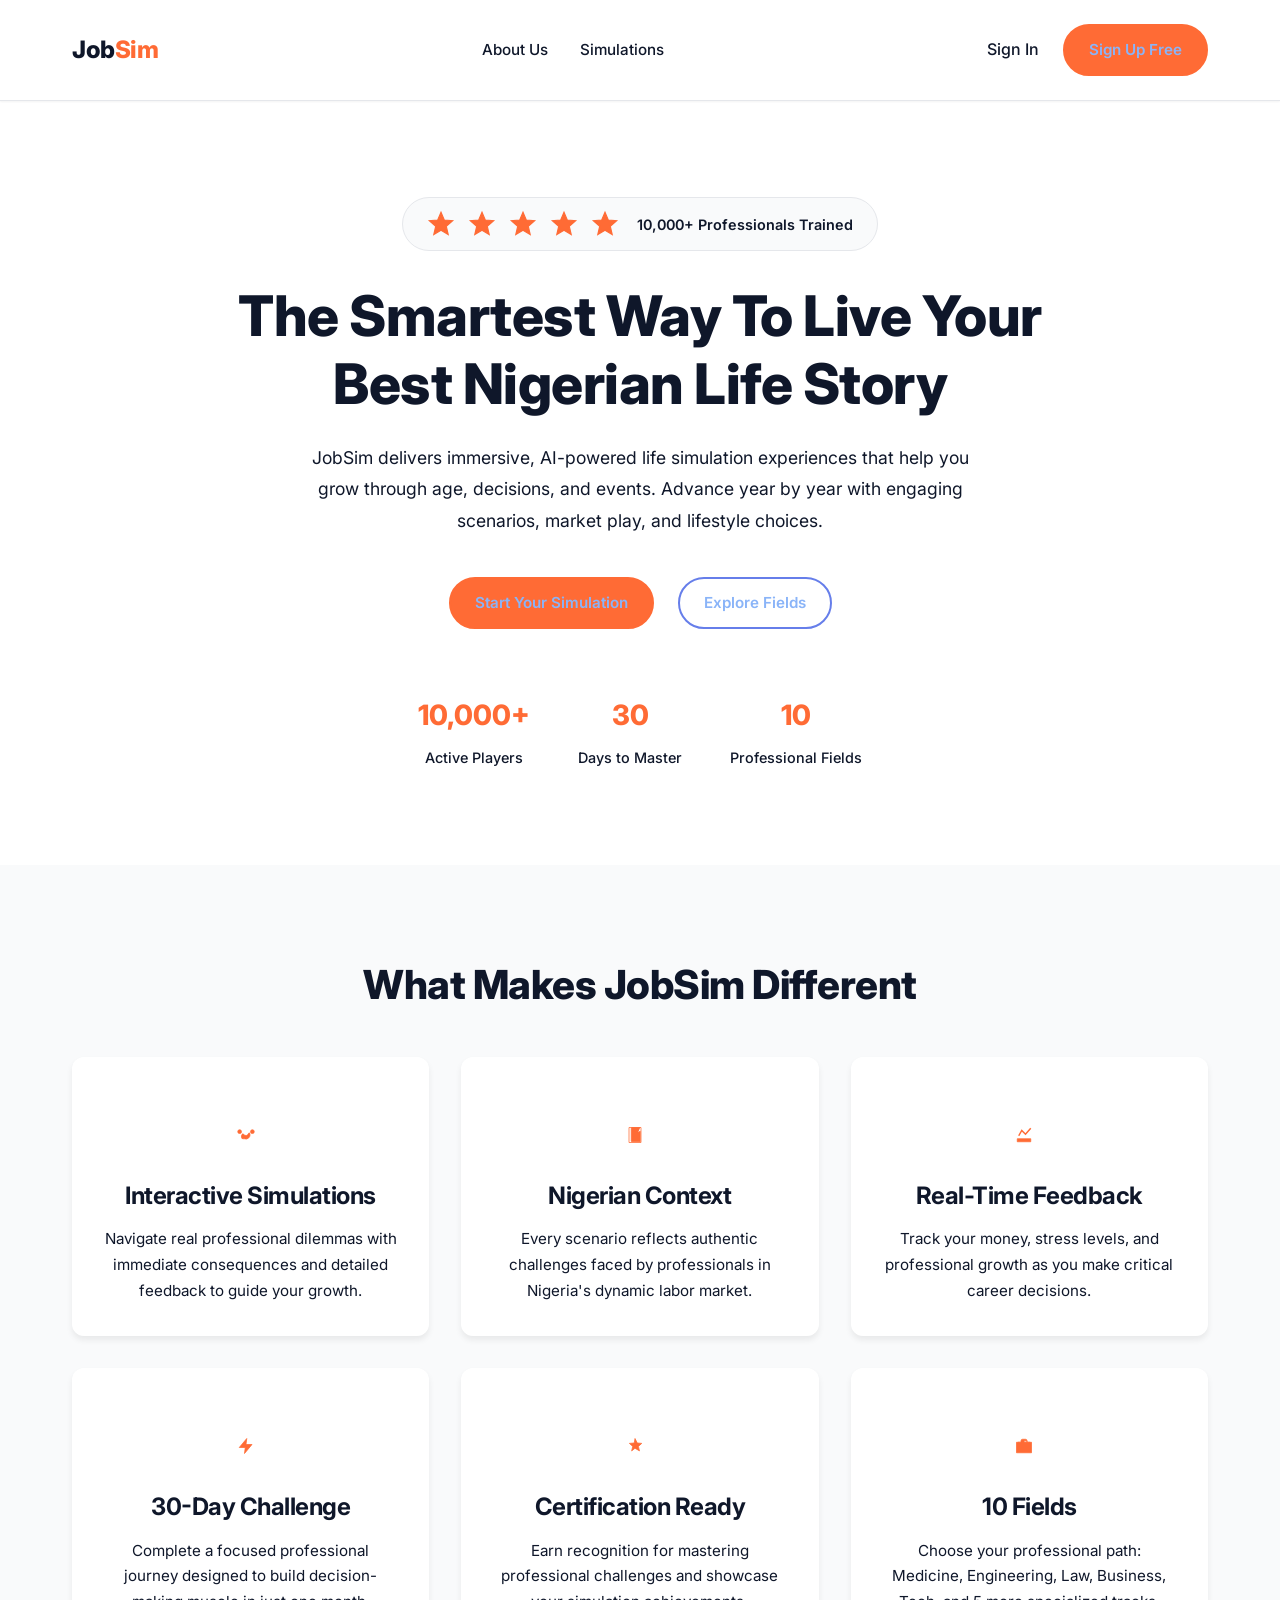
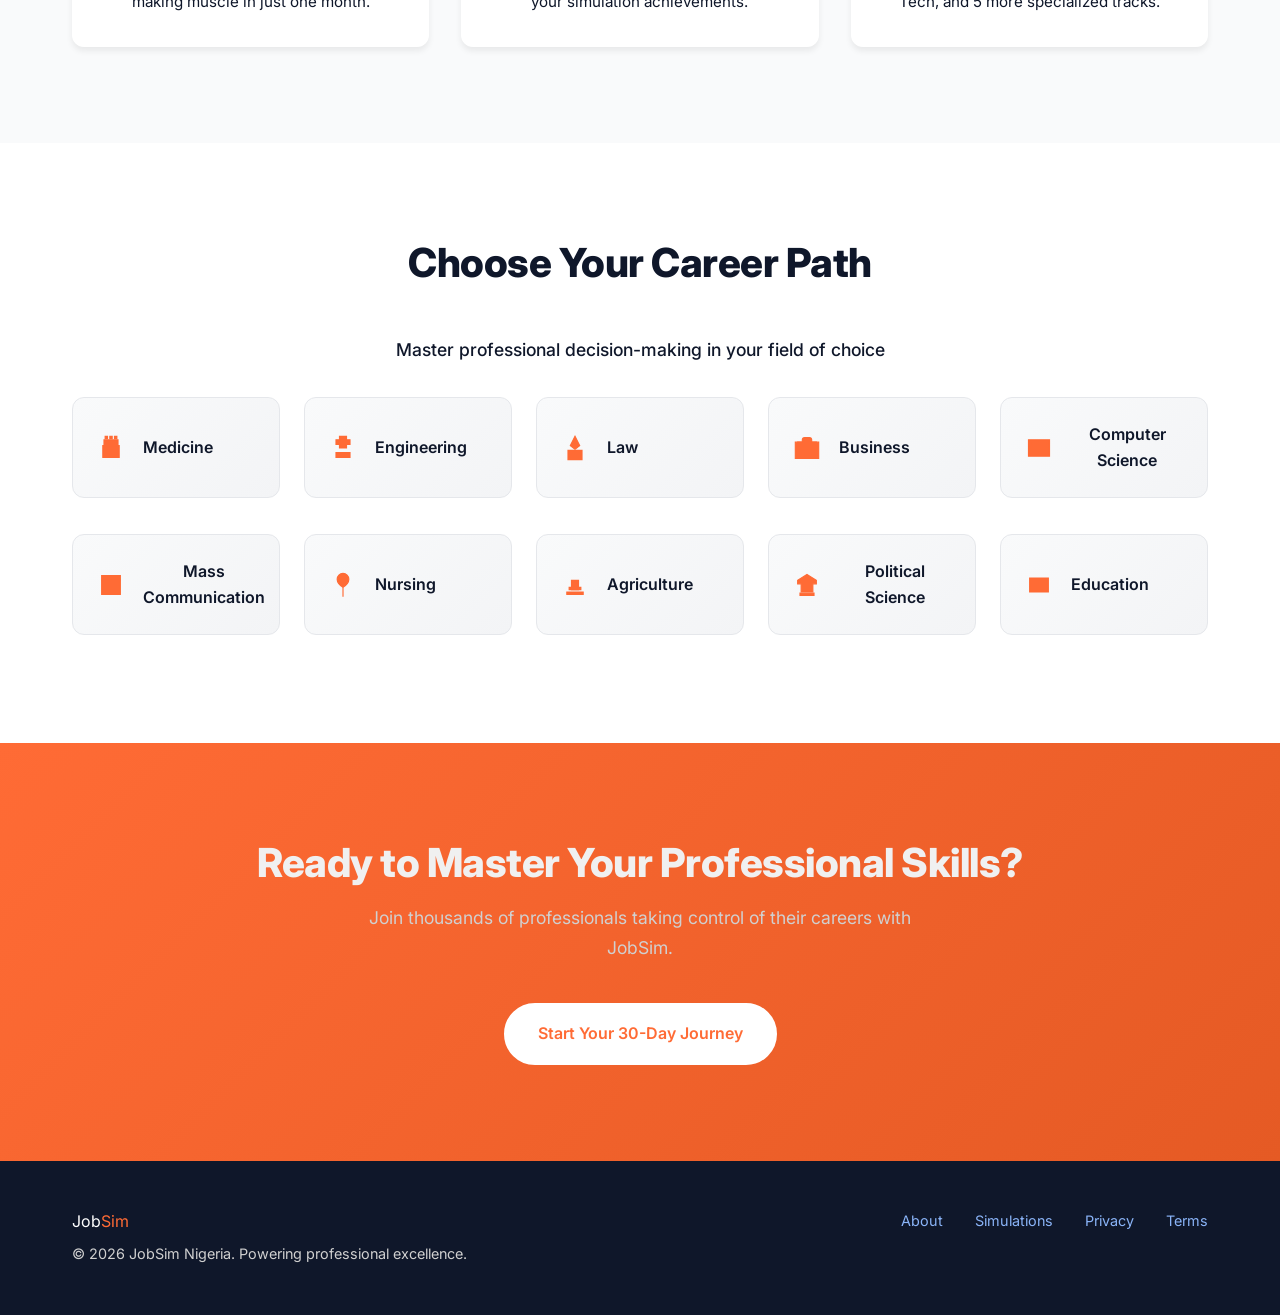
<file: index.html>
<!DOCTYPE html>
<html lang="en">
<head>
    <meta charset="UTF-8">
    <meta name="viewport" content="width=device-width, initial-scale=1.0">
    <title>JobSim - Life Simulation</title>
    <link rel="icon" type="image/svg+xml" href="favicon.svg">
    <link href="https://fonts.googleapis.com/css2?family=Inter:wght@400;500;600;700;800&display=swap" rel="stylesheet">
    <link rel="stylesheet" href="global-style.css">
    <link rel="stylesheet" href="style.css">
    <script src="config.js"></script>
    <script src="theme-init.js"></script>
</head>
<body>
    <div class="top-nav" style="display: flex; justify-content: center; gap: 12px; background: #111; padding: 10px; position: sticky; top: 0; z-index: 100;">
        <button onclick="triggerAgeUp()" style="background:#1e88e5;color:#fff;border:0;border-radius:8px;padding:8px 14px;cursor:pointer;">Age Up</button>
        <button onclick="openMarket()" style="background:#1e88e5;color:#fff;border:0;border-radius:8px;padding:8px 14px;cursor:pointer;">Market</button>
        <button onclick="openLifestyle()" style="background:#1e88e5;color:#fff;border:0;border-radius:8px;padding:8px 14px;cursor:pointer;">Lifestyle</button>
        <button onclick="apiCheckLifeCycle();" style="background:#1e88e5;color:#fff;border:0;border-radius:8px;padding:8px 14px;cursor:pointer;">Check Life Status</button>
    </div>
    <div class="header"></div>
    <div class="container"></div>
    <script src="script.js"></script>
</body>
</html>
</file>
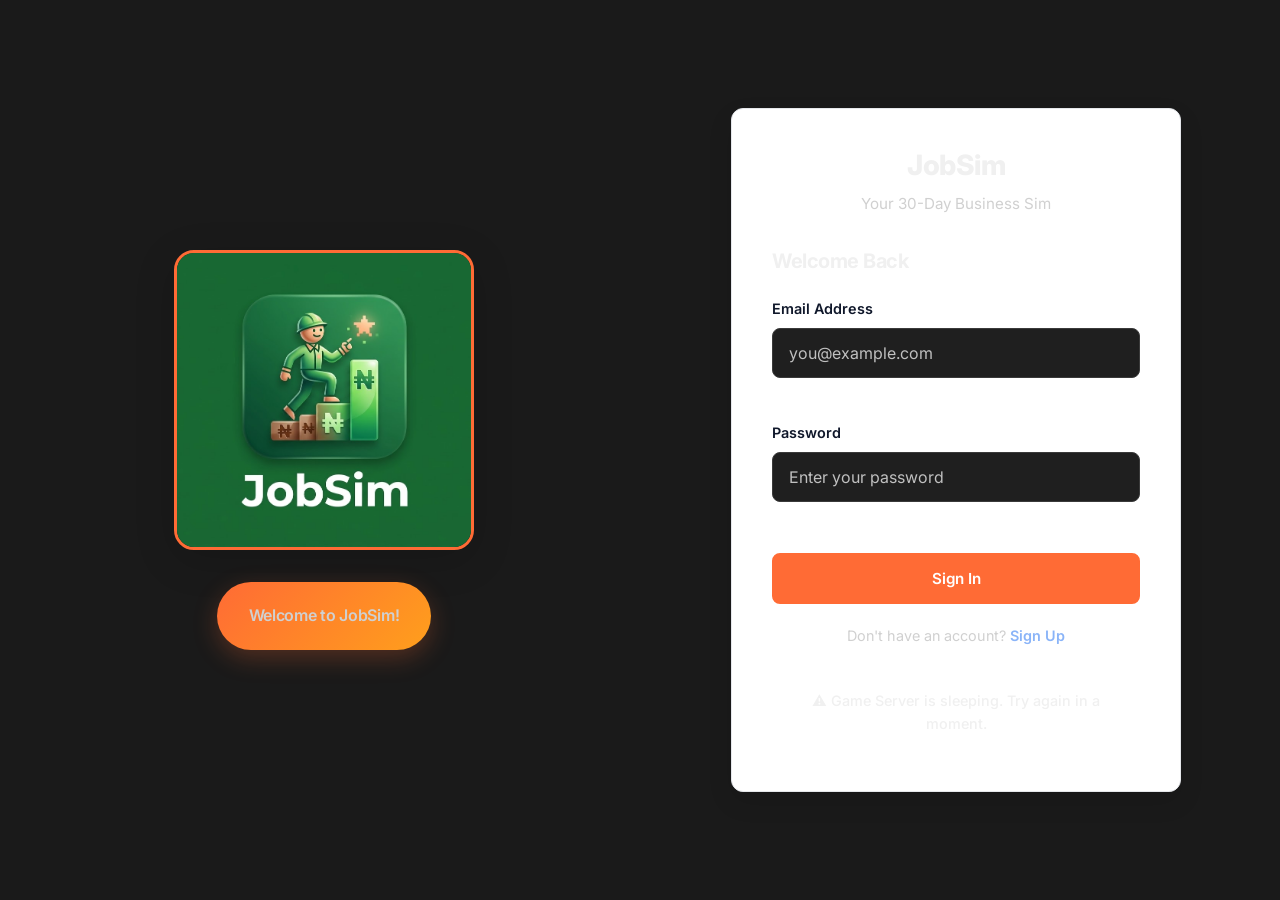
<file: achievements.html>
<!DOCTYPE html>
<html lang="en">
<head>
    <meta charset="UTF-8">
    <meta name="viewport" content="width=device-width, initial-scale=1.0">
    <title>Achievements - JobSim</title>
    <link rel="icon" type="image/svg+xml" href="favicon.svg">
    <link href="https://fonts.googleapis.com/css2?family=Inter:wght@400;500;600;700;800&display=swap" rel="stylesheet">
    <link rel="stylesheet" href="global-style.css">
    <link rel="stylesheet" href="achievements-style.css">
    <style>
        .icon-inline {
            display: inline-block;
            width: 1em;
            height: 1em;
            vertical-align: middle;
            fill: currentColor;
        }
    </style>
    <script src="config.js"></script>
    <script src="theme-init.js"></script>
</head>
<body>
    <!-- Navigation -->
    <nav class="navbar">
        <div class="nav-container">
            <a href="index.html" class="nav-logo">← Back to Game</a>
            <h1 class="nav-title"><span class="icon-inline" aria-hidden="true"><svg xmlns="http://www.w3.org/2000/svg" viewBox="0 0 24 24"><path d="M12 2l3 6 6 .5-4.5 4 1.5 6L12 15l-4.5 3.5 1.5-6L4.5 8.5 11 8z"/></svg></span> Achievements</h1>
            <button class="nav-logout" id="logoutBtn">Logout</button>
        </div>
    </nav>

    <div class="achievements-container">
        <!-- Progress Overview -->
        <div class="progress-overview">
            <div class="progress-card">
                <span class="progress-icon"><span class="icon-inline" aria-hidden="true"><svg xmlns="http://www.w3.org/2000/svg" viewBox="0 0 24 24"><path d="M12 2l3 6 6 .5-4.5 4 1.5 6L12 15l-4.5 3.5 1.5-6L4.5 8.5 11 8z"/></svg></span></span>
                <div class="progress-info">
                    <p class="progress-label">Total Achievements</p>
                    <p class="progress-value" id="totalAchievements">0</p>
                </div>
            </div>
            <div class="progress-card">
                <span class="progress-icon"><span class="icon-inline" aria-hidden="true"><svg xmlns="http://www.w3.org/2000/svg" viewBox="0 0 24 24"><path d="M12 2l3 6 6 .5-4.5 4 1.5 6L12 15l-4.5 3.5 1.5-6L4.5 8.5 11 8z"/></svg></span></span>
                <div class="progress-info">
                    <p class="progress-label">Unlocked</p>
                    <p class="progress-value" id="unlockedCount">0</p>
                </div>
            </div>
            <div class="progress-card">
                <span class="progress-icon"><span class="icon-inline" aria-hidden="true"><svg xmlns="http://www.w3.org/2000/svg" viewBox="0 0 24 24"><path d="M18 8h-1V6c0-2.76-2.24-5-5-5S7 3.24 7 6v2H6c-1.1 0-2 .9-2 2v10c0 1.1.9 2 2 2h12c1.1 0 2-.9 2-2V10c0-1.1-.9-2-2-2zM9 6c0-1.66 1.34-3 3-3s3 1.34 3 3v2H9V6zm3 9c-1.1 0-2-.9-2-2s.9-2 2-2 2 .9 2 2-.9 2-2 2z"/></svg></span></span>
                <div class="progress-info">
                    <p class="progress-label">Locked</p>
                    <p class="progress-value" id="lockedCount">0</p>
                </div>
            </div>
        </div>

        <!-- Achievements Grid -->
        <div class="achievements-grid-section">
            <h2>Unlock Achievements</h2>
            <div class="achievements-grid" id="achievementsGrid">
                <div class="achievement-card loading">
                    <div class="achievement-placeholder">Loading achievements...</div>
                </div>
            </div>
        </div>

        <!-- Achievement Guide -->
        <div class="guide-section">
            <h2><span class="icon-inline" aria-hidden="true"><svg xmlns="http://www.w3.org/2000/svg" viewBox="0 0 24 24"><path d="M12 2a5 5 0 0 0-5 5c0 2.76 2 5 5 7 3-2 5-4.24 5-7a5 5 0 0 0-5-5z"/><path d="M12 14v8"/></svg></span> How to Unlock Achievements</h2>
            <div class="guide-items">
                <div class="guide-item">
                    <span class="guide-icon"><span class="icon-inline" aria-hidden="true"><svg xmlns="http://www.w3.org/2000/svg" viewBox="0 0 24 24"><path d="M12 2l3 6 6 .5-4.5 4 1.5 6L12 15l-4.5 3.5 1.5-6L4.5 8.5 11 8z"/></svg></span></span>
                    <div>
                        <h4>Money Master (₦200k+)</h4>
                        <p>Complete a run with at least ₦200,000</p>
                    </div>
                </div>
                <div class="guide-item">
                    <span class="guide-icon"><span class="icon-inline" aria-hidden="true"><svg xmlns="http://www.w3.org/2000/svg" viewBox="0 0 24 24"><path d="M12 2a5 5 0 0 0-5 5c0 2.76 2 5 5 7 3-2 5-4.24 5-7a5 5 0 0 0-5-5z"/><path d="M12 14v8"/></svg></span></span>
                    <div>
                        <h4>Zen Master (Stress ≤ 20%)</h4>
                        <p>Finish the game with low stress levels</p>
                    </div>
                </div>
                <div class="guide-item">
                    <span class="guide-icon"><span class="icon-inline" aria-hidden="true"><svg xmlns="http://www.w3.org/2000/svg" viewBox="0 0 24 24"><path d="M3 17h18v4H3z"/><path d="M5 13l4-7 5 5 7-8" fill="none" stroke="currentColor" stroke-width="2"/></svg></span></span>
                    <div>
                        <h4>Growth King (Growth ≥ 300)</h4>
                        <p>Achieve maximum business growth</p>
                    </div>
                </div>
                <div class="guide-item">
                    <span class="guide-icon"><span class="icon-inline" aria-hidden="true"><svg xmlns="http://www.w3.org/2000/svg" viewBox="0 0 24 24"><path d="M12 2l3 6 6 .5-4.5 4 1.5 6L12 15l-4.5 3.5 1.5-6L4.5 8.5 11 8z"/></svg></span></span>
                    <div>
                        <h4>Perfect Balance</h4>
                        <p>Maintain all stats in ideal ranges</p>
                    </div>
                </div>
            </div>
        </div>

        <!-- Navigation -->
        <div class="achievements-nav">
            <a href="profile.html" class="nav-link">← My Profile</a>
            <a href="leaderboard.html" class="nav-link">Leaderboard →</a>
        </div>
    </div>

    <script src="achievements-script.js"></script>
</body>
</html>
</file>
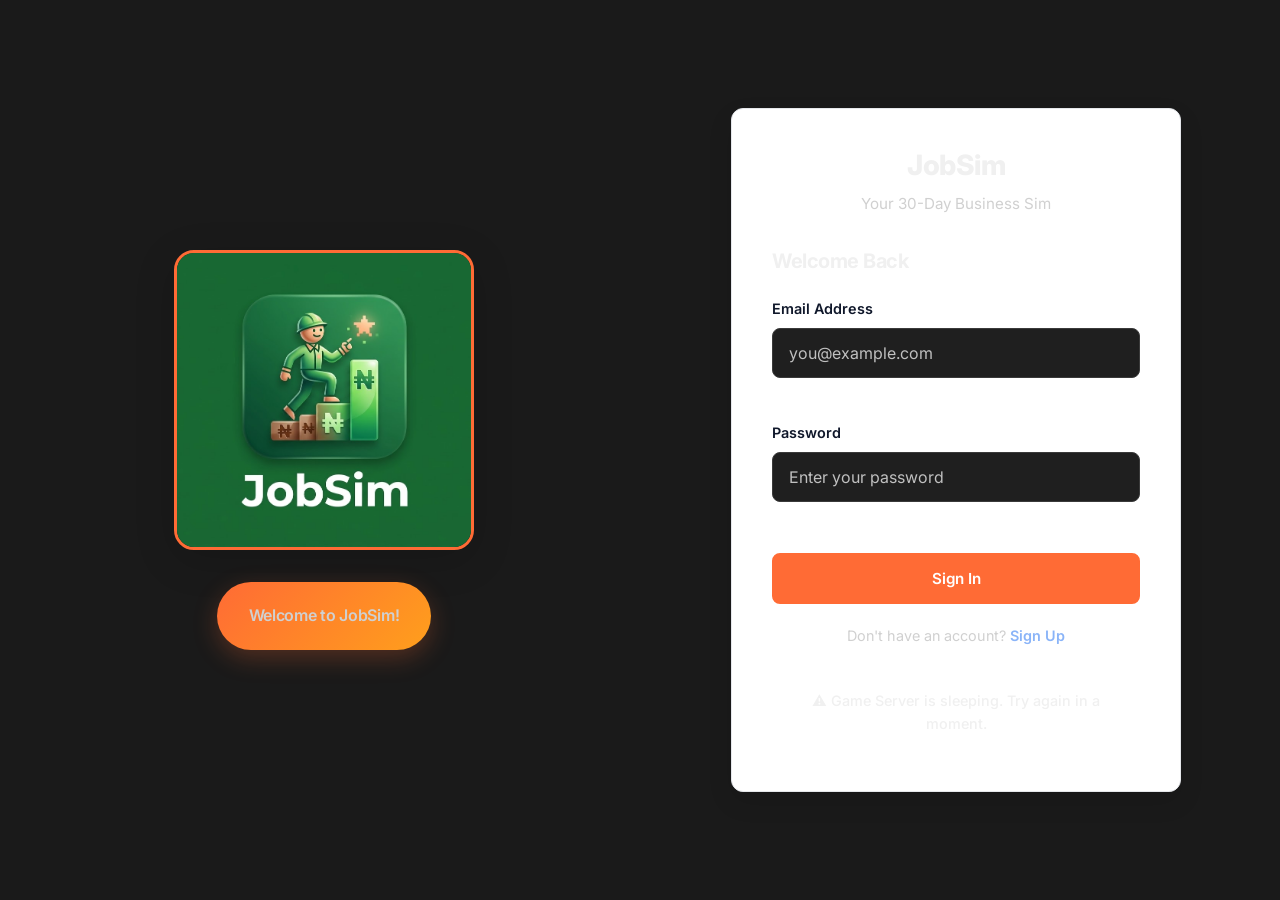
<file: gameend.html>
<!DOCTYPE html>
<html lang="en">
<head>
    <meta charset="UTF-8">
    <meta name="viewport" content="width=device-width, initial-scale=1.0">
    <title>Game Complete - JobSim</title>
    <link rel="icon" type="image/svg+xml" href="favicon.svg">
    <link href="https://fonts.googleapis.com/css2?family=Inter:wght@400;500;600;700;800&display=swap" rel="stylesheet">
    <link rel="stylesheet" href="global-style.css">
    <link rel="stylesheet" href="gameend-style.css">
    <style>
        .icon-inline {
            width: 28px;
            height: 28px;
            min-width: 28px;
            min-height: 28px;
            display: inline-flex;
            align-items: center;
            justify-content: center;
            margin-right: 0.625rem;
            color: var(--brand-color);
            fill: var(--brand-color);
            stroke: var(--brand-color);
        }
    </style>
    <script src="config.js"></script>
    <script src="theme-init.js"></script>
</head>
<body>
    <div class="gameend-container">
        <!-- Celebration Animation -->
        <div class="celebration" id="celebration">
            <div class="confetti"></div>
        </div>

        <!-- Main Content -->
        <div class="gameend-content">
            <!-- Header -->
            <div class="gameend-header">
                <h1 class="gameend-title"><span class="icon-inline" aria-hidden="true"><svg xmlns="http://www.w3.org/2000/svg" viewBox="0 0 24 24"><path d="M12 17.27L18.18 21 16.54 13.97 22 9.24 14.81 8.63 12 2 9.19 8.63 2 9.24 7.45 13.97 5.82 21z"/></svg></span>30 Days Complete!</h1>
                <p class="gameend-subtitle">Your journey in the Nigerian job market ends here...</p>
            </div>

            <!-- Player Info -->
            <div class="player-summary">
                <div class="player-avatar" id="playerAvatar"></div>
                <div class="player-info">
                    <h2 id="playerName">Player Name</h2>
                    <p id="playerField">Field of Study</p>
                </div>
            </div>

            <!-- Final Stats Grid -->
            <div class="stats-grid">
                <div class="stat-card money-card">
                    <div class="stat-icon"><span class="icon-inline" aria-hidden="true"><svg xmlns="http://www.w3.org/2000/svg" viewBox="0 0 24 24"><path d="M12 2l3 6 6 .5-4.5 4 1.5 6L12 15l-4.5 3.5 1.5-6L4.5 8.5 11 8z"/></svg></span></div>
                    <div class="stat-label">Final Money</div>
                    <div class="stat-value" id="finalMoney">₦0</div>
                    <div class="stat-change" id="moneyChange">+₦0</div>
                </div>

                <div class="stat-card stress-card">
                    <div class="stat-icon"><span class="icon-inline" aria-hidden="true"><svg xmlns="http://www.w3.org/2000/svg" viewBox="0 0 24 24"><path d="M12 2a5 5 0 0 0-5 5c0 2.76 2 5 5 7 3-2 5-4.24 5-7a5 5 0 0 0-5-5z"/><path d="M12 14v8"/></svg></span></div>
                    <div class="stat-label">Final Stress</div>
                    <div class="stat-value" id="finalStress">0%</div>
                    <div class="stat-change" id="stressChange">+0%</div>
                </div>

                <div class="stat-card growth-card">
                    <div class="stat-icon"><span class="icon-inline" aria-hidden="true"><svg xmlns="http://www.w3.org/2000/svg" viewBox="0 0 24 24"><path d="M3 17h18v4H3z"/><path d="M5 13l4-7 5 5 7-8" fill="none" stroke="currentColor" stroke-width="2"/></svg></span></div>
                    <div class="stat-label">Final Growth</div>
                    <div class="stat-value" id="finalGrowth">0</div>
                    <div class="stat-change" id="growthChange">+0</div>
                </div>
            </div>

            <!-- Performance Rating -->
            <div class="performance-rating">
                <h3>Your Performance</h3>
                <div class="rating-bar">
                    <div class="rating-fill" id="ratingFill"></div>
                </div>
                <p class="rating-text" id="ratingText">Great effort! Keep pushing forward.</p>
                <p class="rank-badge" id="rankBadge"><span class="icon-inline" aria-hidden="true"><svg xmlns="http://www.w3.org/2000/svg" viewBox="0 0 24 24"><path d="M12 2l3 6 6 .5-4.5 4 1.5 6L12 15l-4.5 3.5 1.5-6L4.5 8.5 11 8z"/></svg></span> Rank: Hustler</p>
            </div>

            <!-- Achievements Unlocked -->
            <div class="achievements-section">
                <h3><span class="icon-inline" aria-hidden="true"><svg xmlns="http://www.w3.org/2000/svg" viewBox="0 0 24 24"><path d="M12 2l3 6 6 .5-4.5 4 1.5 6L12 15l-4.5 3.5 1.5-6L4.5 8.5 11 8z"/></svg></span> Achievements Unlocked</h3>
                <div class="achievements-list" id="achievementsList">
                    <div class="achievement-item">
                        <span class="achievement-icon"><span class="icon-inline" aria-hidden="true"><svg xmlns="http://www.w3.org/2000/svg" viewBox="0 0 24 24"><path d="M12 2l3 6 6 .5-4.5 4 1.5 6L12 15l-4.5 3.5 1.5-6L4.5 8.5 11 8z"/></svg></span></span>
                        <span class="achievement-name">Loading...</span>
                    </div>
                </div>
            </div>

            <!-- Game Tips -->
            <div class="tips-section">
                <h3><span class="icon-inline" aria-hidden="true"><svg xmlns="http://www.w3.org/2000/svg" viewBox="0 0 24 24"><path d="M12 2a5 5 0 0 0-5 5c0 2.76 2 5 5 7 3-2 5-4.24 5-7a5 5 0 0 0-5-5z"/><path d="M12 14v8"/></svg></span> What You Learned</h3>
                <div id="gameTips" class="tips-list">
                    <div class="tip-item">
                        <span class="tip-number">1</span>
                        <p>Budget management is crucial in the Nigerian economy</p>
                    </div>
                    <div class="tip-item">
                        <span class="tip-number">2</span>
                        <p>Stress management helps you make better decisions</p>
                    </div>
                    <div class="tip-item">
                        <span class="tip-number">3</span>
                        <p>Growth comes from consistent smart choices</p>
                    </div>
                </div>
            </div>

            <!-- Action Buttons -->
            <div class="gameend-actions">
                <button class="btn btn-primary" id="playAgainBtn">Play Again</button>
                <button class="btn btn-secondary" id="profileBtn">View Profile</button>
                <button class="btn btn-tertiary" id="leaderboardBtn">See Leaderboard</button>
            </div>

            <!-- Return to Home -->
            <div class="gameend-footer">
                <a href="login.html" class="logout-link">← Back to Home</a>
            </div>
        </div>
    </div>

    <script src="gameend-script.js"></script>
</body>
</html>
</file>
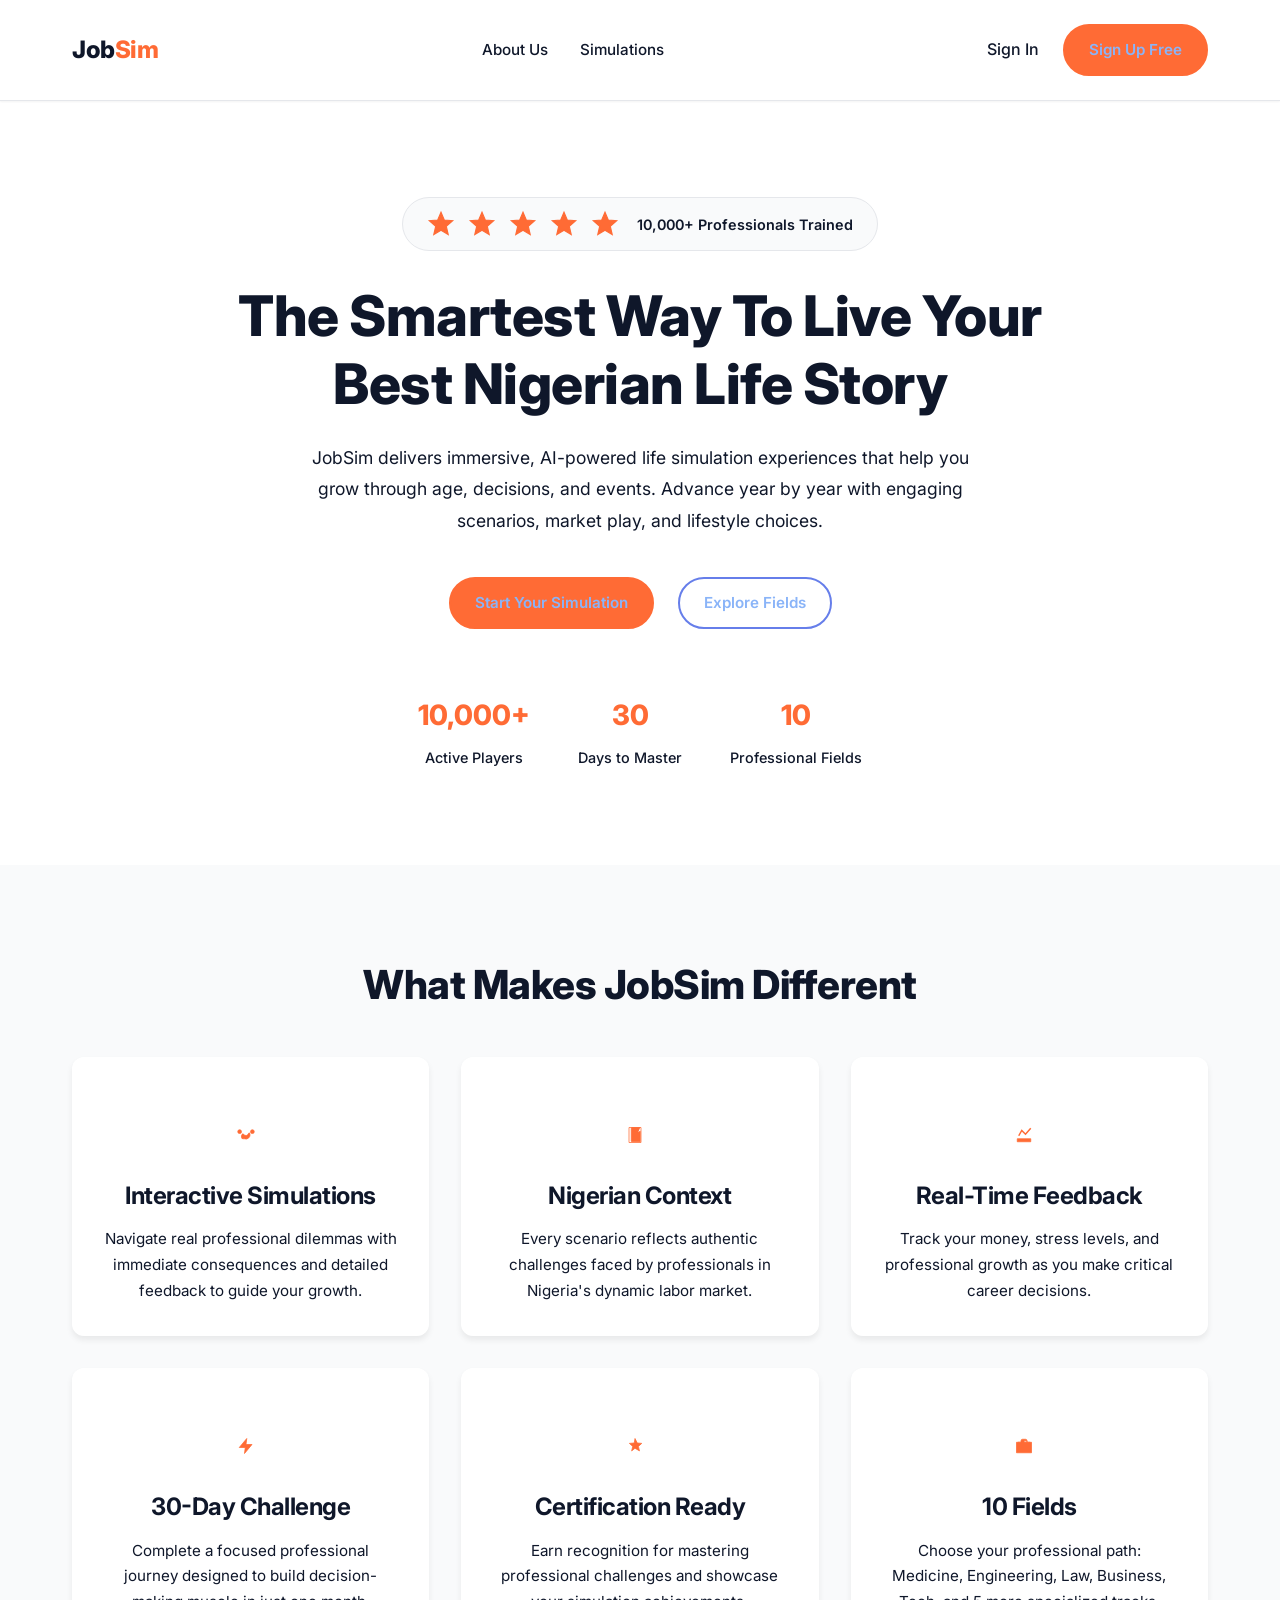
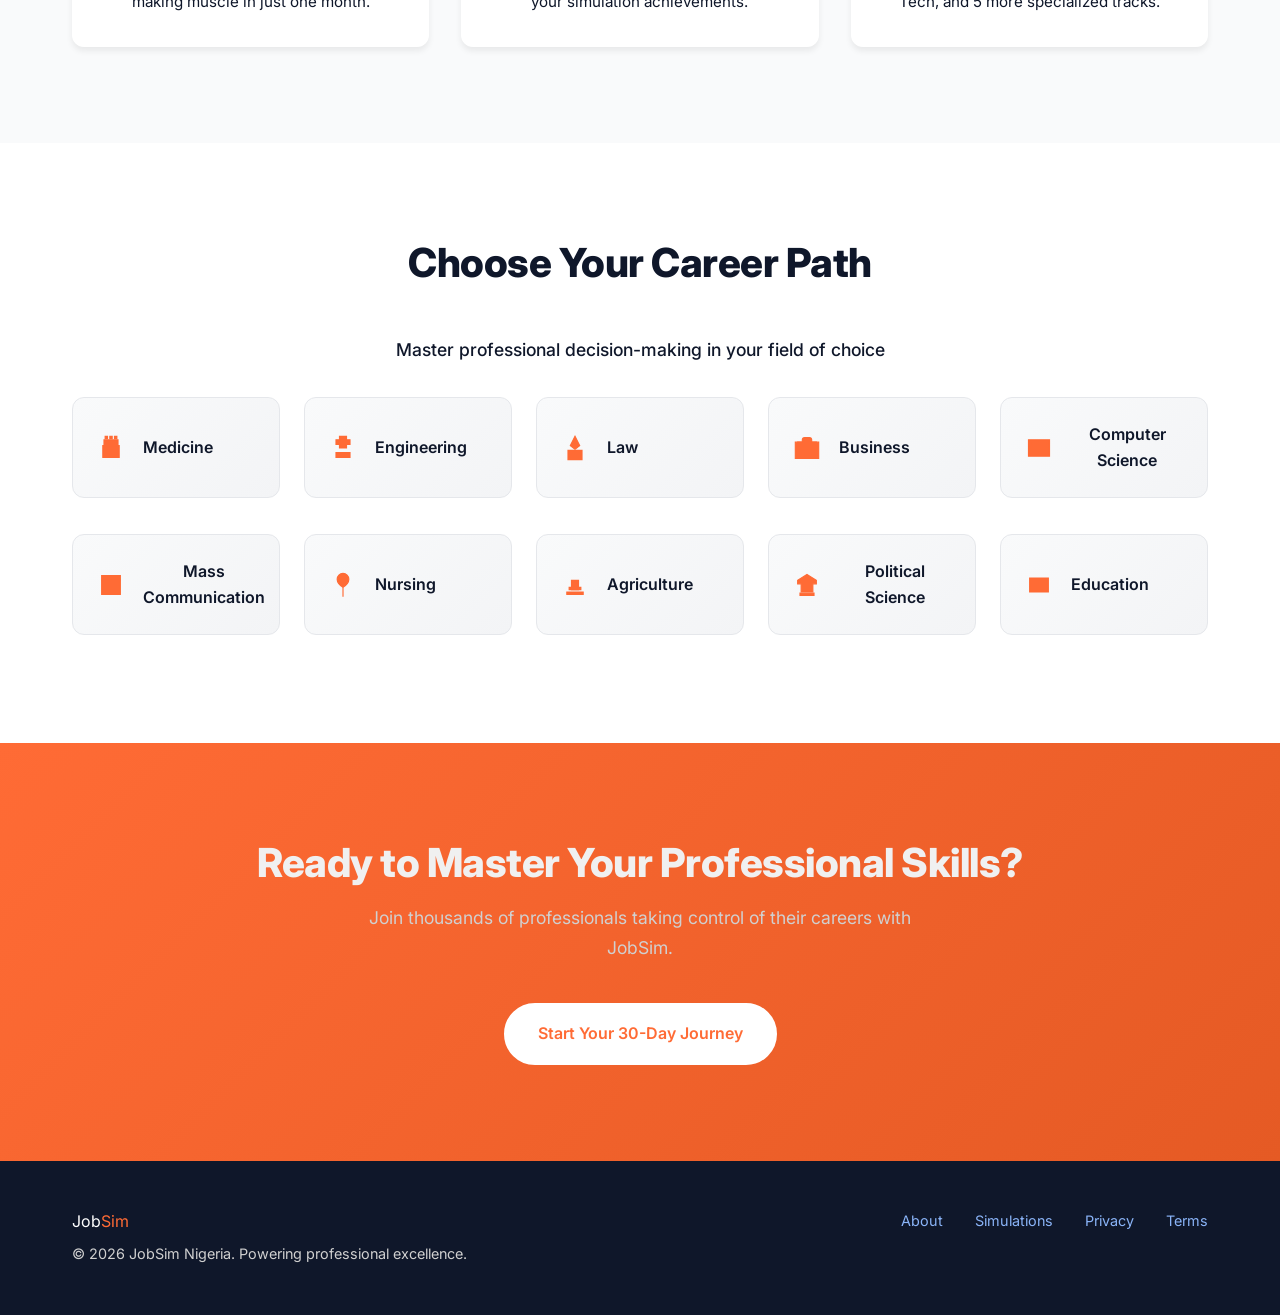
<file: landing.html>
<!DOCTYPE html>
<html lang="en">
<head>
    <meta charset="UTF-8">
    <meta name="viewport" content="width=device-width, initial-scale=1.0">
    <title>JobSim - Professional Job Simulations</title>
    <link rel="icon" type="image/svg+xml" href="favicon.svg">
    <link href="https://fonts.googleapis.com/css2?family=Inter:wght@400;500;600;700;800&display=swap" rel="stylesheet">
    <style>
        .icon-inline {
            width: 28px;
            height: 28px;
            min-width: 28px;
            min-height: 28px;
            display: inline-flex;
            align-items: center;
            justify-content: center;
            margin-right: 0.625rem;
            color: var(--brand-color);
            fill: var(--brand-color);
            stroke: var(--brand-color);
        }

        .field-badge {
            gap: 0.5rem;
            display: inline-flex;
            align-items: center;
            margin-bottom: 0.75rem;
            font-size: 0.96rem;
            padding: 0.4rem 0.7rem;
            border-radius: var(--radius-md);
            background: #f8fafc;
            border: 1px solid #e5e7eb;
        }

        .fields-grid {
            display: grid;
            grid-template-columns: repeat(auto-fit, minmax(180px, 1fr));
            gap: 10px;
            margin-top: 1rem;
        }
    </style>
    <link rel="stylesheet" href="global-style.css">
    <link rel="stylesheet" href="landing-style.css">
    <script src="theme-init.js"></script>
</head>
<body>
    <script>
        // If user is already authenticated, redirect to game
        if (localStorage.getItem('userId')) {
            window.location.href = 'index.html';
        }
    </script>
    <!-- Header Navigation -->
    <header class="header">
        <div class="container">
            <div class="header-content">
                <!-- Logo -->
                <div class="logo">
                    <span class="logo-text">Job<span class="logo-sim">Sim</span></span>
                </div>

                <!-- Navigation Links -->
                <nav class="nav-links">
                    <a href="#about" class="nav-link">About Us</a>
                    <a href="#simulations" class="nav-link">Simulations</a>
                </nav>

                <!-- Right Side: Login & Sign Up -->
                <div class="header-actions">
                    <a href="login.html" class="login-link">Sign In</a>
                    <a href="login.html" class="btn btn-primary capsule">Sign Up Free</a>
                </div>
            </div>
        </div>
    </header>

    <!-- Hero Section -->
    <section class="hero">
        <div class="container">
            <!-- Trust Badge -->
            <div class="trust-badge" style="display:flex;gap:0.5rem;align-items:center;justify-content:center;">
                <span class="stars" style="display:flex;gap:0.2rem;">    
                    <span class="icon-inline" aria-hidden="true"><svg xmlns="http://www.w3.org/2000/svg" viewBox="0 0 24 24"><path d="M12 17.27L18.18 21 16.54 13.97 22 9.24 14.81 8.63 12 2 9.19 8.63 2 9.24 7.45 13.97 5.82 21z"/></svg></span>
                    <span class="icon-inline" aria-hidden="true"><svg xmlns="http://www.w3.org/2000/svg" viewBox="0 0 24 24"><path d="M12 17.27L18.18 21 16.54 13.97 22 9.24 14.81 8.63 12 2 9.19 8.63 2 9.24 7.45 13.97 5.82 21z"/></svg></span>
                    <span class="icon-inline" aria-hidden="true"><svg xmlns="http://www.w3.org/2000/svg" viewBox="0 0 24 24"><path d="M12 17.27L18.18 21 16.54 13.97 22 9.24 14.81 8.63 12 2 9.19 8.63 2 9.24 7.45 13.97 5.82 21z"/></svg></span>
                    <span class="icon-inline" aria-hidden="true"><svg xmlns="http://www.w3.org/2000/svg" viewBox="0 0 24 24"><path d="M12 17.27L18.18 21 16.54 13.97 22 9.24 14.81 8.63 12 2 9.19 8.63 2 9.24 7.45 13.97 5.82 21z"/></svg></span>
                    <span class="icon-inline" aria-hidden="true"><svg xmlns="http://www.w3.org/2000/svg" viewBox="0 0 24 24"><path d="M12 17.27L18.18 21 16.54 13.97 22 9.24 14.81 8.63 12 2 9.19 8.63 2 9.24 7.45 13.97 5.82 21z"/></svg></span>
                </span>
                <span class="badge-text">10,000+ Professionals Trained</span>
            </div>

            <!-- Main Headline -->
            <h1 class="hero-headline">The Smartest Way To Live Your Best Nigerian Life Story</h1>

            <!-- Subtext -->
            <p class="hero-subtext">
                JobSim delivers immersive, AI-powered life simulation experiences that help you grow through age, decisions, and events. 
                Advance year by year with engaging scenarios, market play, and lifestyle choices.
            </p>

            <!-- CTA Buttons -->
            <div class="hero-buttons">
                <a href="login.html" class="btn btn-primary capsule">Start Your Simulation</a>
                <a href="#simulations" class="btn btn-secondary capsule">Explore Fields</a>
            </div>

            <!-- Social Proof -->
            <div class="social-proof">
                <div class="proof-item">
                    <span class="proof-number">10,000+</span>
                    <span class="proof-label">Active Players</span>
                </div>
                <div class="proof-item">
                    <span class="proof-number">30</span>
                    <span class="proof-label">Days to Master</span>
                </div>
                <div class="proof-item">
                    <span class="proof-number">10</span>
                    <span class="proof-label">Professional Fields</span>
                </div>
            </div>
        </div>
    </section>

    <!-- Features Section -->
    <section class="features" id="simulations">
        <div class="container">
            <h2 class="section-title">What Makes JobSim Different</h2>
            
            <div class="features-grid">
                <!-- Feature 1 -->
                <div class="feature-card">
                    <div class="feature-icon"><span class="icon-inline" aria-hidden="true"><svg xmlns="http://www.w3.org/2000/svg" viewBox="0 0 24 24" width="18" height="18"><path d="M6 7.5a2.5 2.5 0 1 1-5 0A2.5 2.5 0 0 1 6 7.5zm17 0a2.5 2.5 0 1 1-5 0 2.5 2.5 0 0 1 5 0zM6.48 11.09c.9 0 1.77.06 2.58.19a3.5 3.5 0 0 0 6.19-1.17 1 1 0 0 1 2 .48A5.5 5.5 0 0 1 9.93 17H8a2 2 0 0 1-2-2v-2c0-1.1.9-2 2-2h.48z" /></svg></span></div>
                    <h3>Interactive Simulations</h3>
                    <p>Navigate real professional dilemmas with immediate consequences and detailed feedback to guide your growth.</p>
                </div>

                <!-- Feature 2 -->
                <div class="feature-card">
                    <div class="feature-icon"><span class="icon-inline" aria-hidden="true"><svg xmlns="http://www.w3.org/2000/svg" viewBox="0 0 24 24" width="18" height="18"><path d="M4 2h16v20H4z" fill="none"/><path d="M19 2H8a1 1 0 0 0-1 1v17a1 1 0 0 0 1 1h11V7l-4 2-4-2v13"/></svg></span></div>
                    <h3>Nigerian Context</h3>
                    <p>Every scenario reflects authentic challenges faced by professionals in Nigeria's dynamic labor market.</p>
                </div>

                <!-- Feature 3 -->
                <div class="feature-card">
                    <div class="feature-icon"><span class="icon-inline" aria-hidden="true"><svg xmlns="http://www.w3.org/2000/svg" viewBox="0 0 24 24" width="18" height="18"><path d="M3 17h18v4H3z"/><path d="M5 13l4-7 5 5 7-8" fill="none" stroke="currentColor" stroke-width="2"/></svg></span></div>
                    <h3>Real-Time Feedback</h3>
                    <p>Track your money, stress levels, and professional growth as you make critical career decisions.</p>
                </div>

                <!-- Feature 4 -->
                <div class="feature-card">
                    <div class="feature-icon"><span class="icon-inline" aria-hidden="true"><svg xmlns="http://www.w3.org/2000/svg" viewBox="0 0 24 24" width="18" height="18"><path d="M13 2L3 14h8l-1 8 10-12h-8z"/></svg></span></div>
                    <h3>30-Day Challenge</h3>
                    <p>Complete a focused professional journey designed to build decision-making muscle in just one month.</p>
                </div>

                <!-- Feature 5 -->
                <div class="feature-card">
                    <div class="feature-icon"><span class="icon-inline" aria-hidden="true"><svg xmlns="http://www.w3.org/2000/svg" viewBox="0 0 24 24" width="18" height="18"><path d="M12 2l3 6 6 .5-4.5 4 1.5 6L12 15l-4.5 3.5 1.5-6L4.5 8.5 11 8z"/></svg></span></div>
                    <h3>Certification Ready</h3>
                    <p>Earn recognition for mastering professional challenges and showcase your simulation achievements.</p>
                </div>

                <!-- Feature 6 -->
                <div class="feature-card">
                    <div class="feature-icon"><span class="icon-inline" aria-hidden="true"><svg xmlns="http://www.w3.org/2000/svg" viewBox="0 0 24 24" width="18" height="18"><path d="M4 7h16v12H4z" fill="none"/><path d="M22 7h-6V5a2 2 0 0 0-2-2h-4a2 2 0 0 0-2 2v2H2v14h20V7zm-10-2h4v2h-4V5z"/></svg></span></div>
                    <h3>10 Fields</h3>
                    <p>Choose your professional path: Medicine, Engineering, Law, Business, Tech, and 5 more specialized tracks.</p>
                </div>
            </div>
        </div>
    </section>

    <!-- Professional Fields Section -->
    <section class="fields" id="about">
        <div class="container">
            <h2 class="section-title">Choose Your Career Path</h2>
            <p class="section-subtitle">Master professional decision-making in your field of choice</p>

            <div class="fields-grid">
                    <div class="field-badge"><span class="icon-inline" aria-hidden="true"><svg xmlns="http://www.w3.org/2000/svg" viewBox="0 0 24 24"><path d="M11 2h2v2h-2z"/><path d="M7 2h2v2H7z"/><path d="M15 2h2v2h-2z"/><path d="M6 5h12v4H6z"/><path d="M5 10h14v10H5z"/></svg></span>Medicine</div>
                    <div class="field-badge"><span class="icon-inline" aria-hidden="true"><svg xmlns="http://www.w3.org/2000/svg" viewBox="0 0 24 24"><path d="M9 2h6v3h3v4h-3v3h-6V9H6V5h3z"/><path d="M6 16v4h12v-4h-12z"/></svg></span>Engineering</div>
                    <div class="field-badge"><span class="icon-inline" aria-hidden="true"><svg xmlns="http://www.w3.org/2000/svg" viewBox="0 0 24 24"><path d="M12 2l4 8-4 3-4-3z"/><path d="M6 14h12v8H6z"/></svg></span>Law</div>
                    <div class="field-badge"><span class="icon-inline" aria-hidden="true"><svg xmlns="http://www.w3.org/2000/svg" viewBox="0 0 24 24"><path d="M4 7h16v12H4z"/><path d="M22 7h-6V5a2 2 0 0 0-2-2h-4a2 2 0 0 0-2 2v2H2v14h20V7z"/></svg></span>Business</div>
                    <div class="field-badge"><span class="icon-inline" aria-hidden="true"><svg xmlns="http://www.w3.org/2000/svg" viewBox="0 0 24 24"><path d="M3 5h18v14H3z"/><path d="M6 8h12v1H6z"/></svg></span>Computer Science</div>
                    <div class="field-badge"><span class="icon-inline" aria-hidden="true"><svg xmlns="http://www.w3.org/2000/svg" viewBox="0 0 24 24"><path d="M4 4h16v16H4z"/><path d="M4 8h16" stroke="currentColor" stroke-width="1.5"/></svg></span>Mass Communication</div>
                    <div class="field-badge"><span class="icon-inline" aria-hidden="true"><svg xmlns="http://www.w3.org/2000/svg" viewBox="0 0 24 24"><path d="M12 2a5 5 0 0 0-5 5c0 2.76 2 5 5 7 3-2 5-4.24 5-7a5 5 0 0 0-5-5z"/><path d="M12 14v8"/></svg></span>Nursing</div>
                    <div class="field-badge"><span class="icon-inline" aria-hidden="true"><svg xmlns="http://www.w3.org/2000/svg" viewBox="0 0 24 24"><path d="M5 20h14v-2H5z"/><path d="M7 16h10v-2H7z"/><path d="M9 8h6v8H9z"/></svg></span>Agriculture</div>
                    <div class="field-badge"><span class="icon-inline" aria-hidden="true"><svg xmlns="http://www.w3.org/2000/svg" viewBox="0 0 24 24"><path d="M6 19h12v2H6z"/><path d="M12 3l8 5v3h-3v7h-10v-7H4V8z"/></svg></span>Political Science</div>
                    <div class="field-badge"><span class="icon-inline" aria-hidden="true"><svg xmlns="http://www.w3.org/2000/svg" viewBox="0 0 24 24"><path d="M4 6h16v12H4z"/><path d="M6 8h12" stroke="currentColor" stroke-width="1.5"/></svg></span>Education</div>
                </div>
        </div>
    </section>

    <!-- CTA Section -->
    <section class="final-cta">
        <div class="container">
            <h2>Ready to Master Your Professional Skills?</h2>
            <p>Join thousands of professionals taking control of their careers with JobSim.</p>
            <a href="login.html" class="btn btn-primary capsule btn-large">Start Your 30-Day Journey</a>
        </div>
    </section>

    <!-- Footer -->
    <footer class="footer">
        <div class="container">
            <div class="footer-content">
                <div class="footer-brand">
                    <span class="logo-text">Job<span class="logo-sim">Sim</span></span>
                    <p>&copy; 2026 JobSim Nigeria. Powering professional excellence.</p>
                </div>
                <div class="footer-links">
                    <a href="#about">About</a>
                    <a href="#simulations">Simulations</a>
                    <a href="#">Privacy</a>
                    <a href="#">Terms</a>
                </div>
            </div>
        </div>
    </footer>

    </body>
</html>
</file>
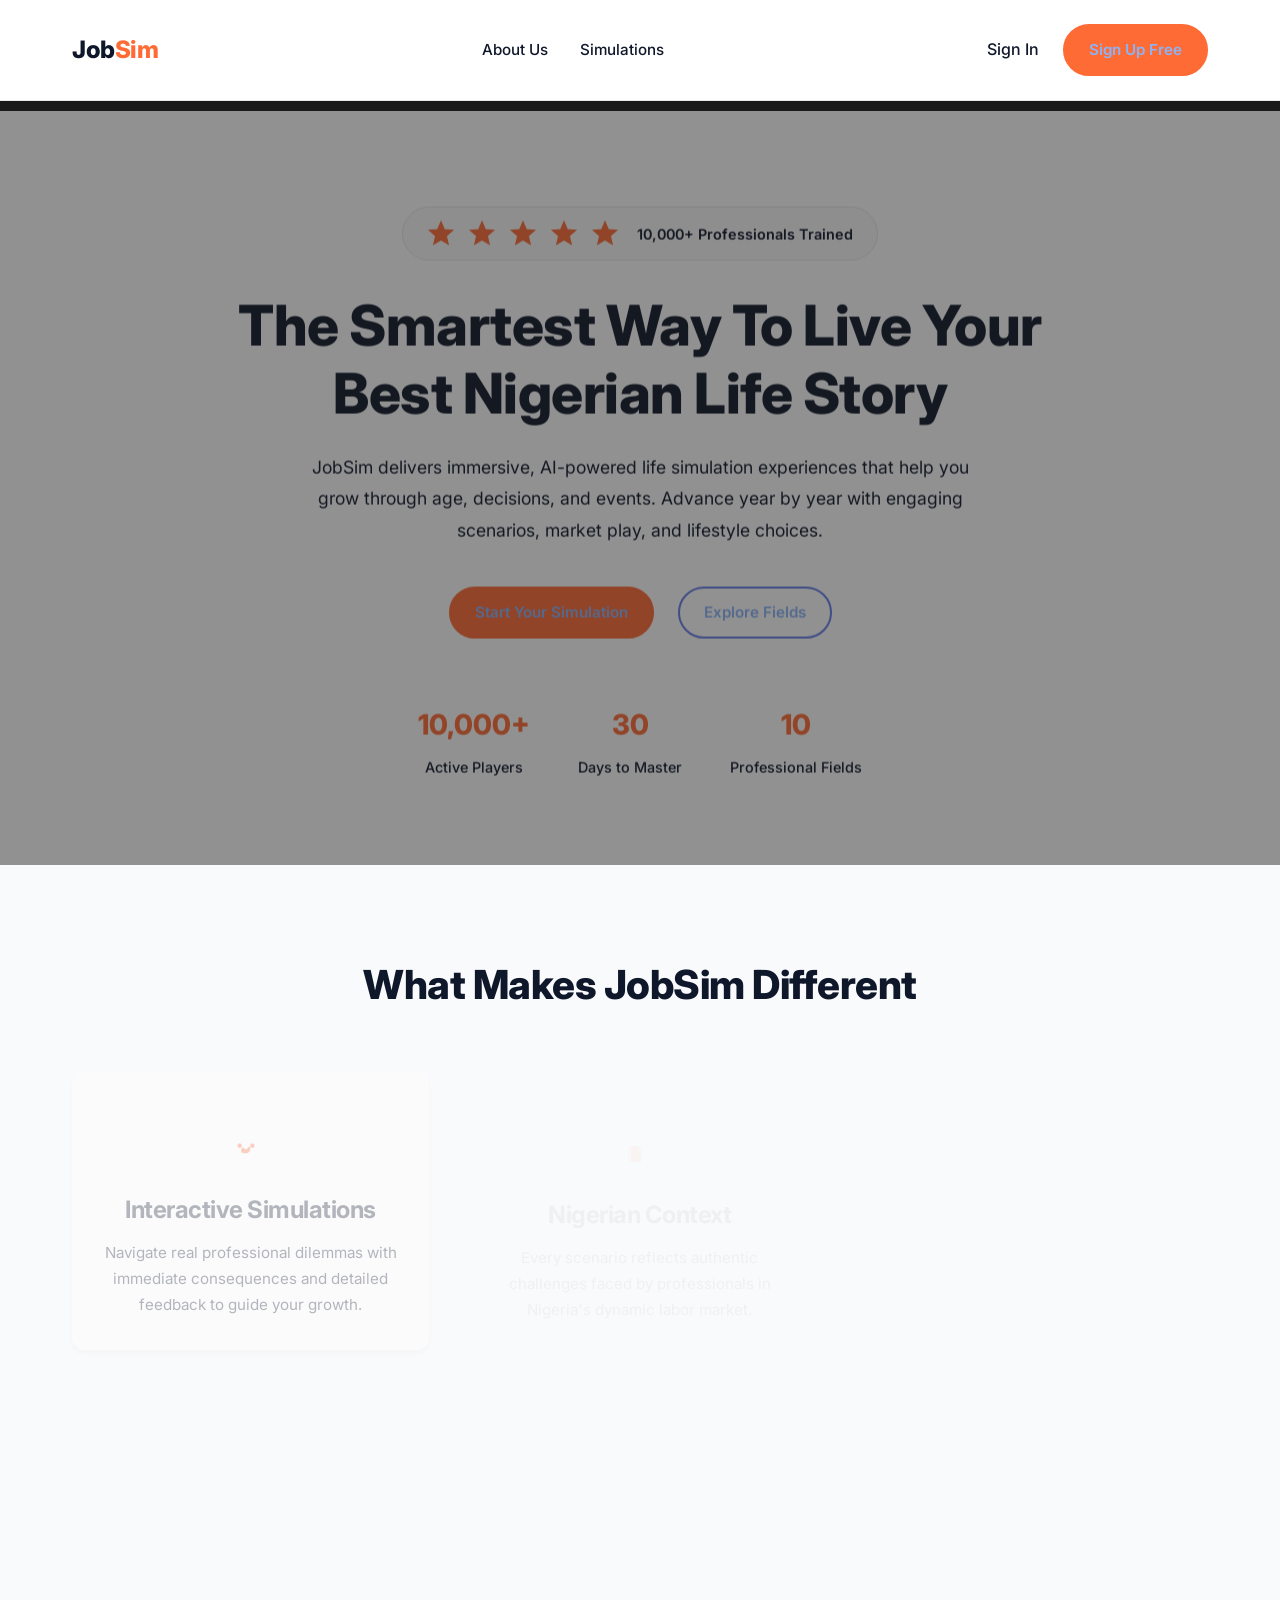
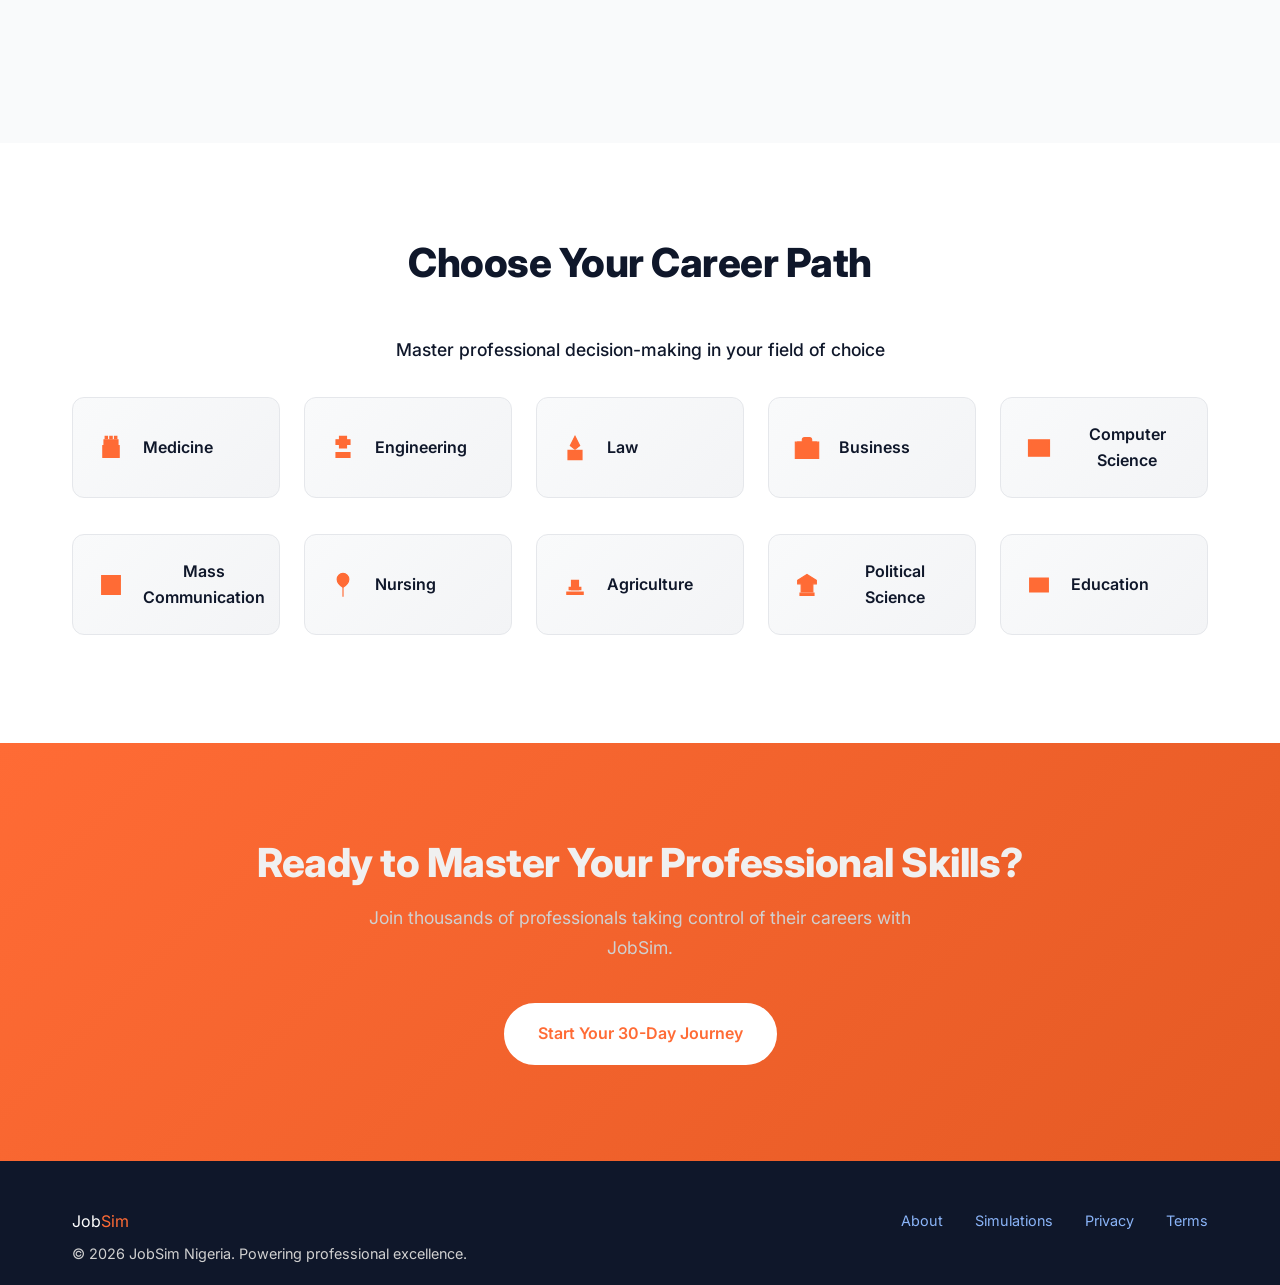
<file: leaderboard.html>
<!DOCTYPE html>
<html lang="en">
<head>
    <meta charset="UTF-8">
    <meta name="viewport" content="width=device-width, initial-scale=1.0">
    <title>Leaderboard - JobSim</title>
    <link rel="icon" type="image/svg+xml" href="favicon.svg">
    <link href="https://fonts.googleapis.com/css2?family=Inter:wght@400;500;600;700;800&display=swap" rel="stylesheet">
    <link rel="stylesheet" href="global-style.css">
    <link rel="stylesheet" href="leaderboard-style.css">
    <style>
        .icon-inline {
            display: inline-block;
            width: 1em;
            height: 1em;
            vertical-align: middle;
            fill: currentColor;
        }
    </style>
    <script src="config.js"></script>
    <script src="theme-init.js"></script>
</head>
<body>
    <!-- Navigation -->
    <nav class="navbar">
        <div class="nav-container">
            <a href="index.html" class="nav-logo">← Back to Game</a>
            <h1 class="nav-title"><span class="icon-inline" aria-hidden="true"><svg xmlns="http://www.w3.org/2000/svg" viewBox="0 0 24 24"><path d="M12 2l3 6 6 .5-4.5 4 1.5 6L12 15l-4.5 3.5 1.5-6L4.5 8.5 11 8z"/></svg></span> Global Leaderboard</h1>
            <button class="nav-logout" id="logoutBtn">Logout</button>
        </div>
    </nav>

    <div class="leaderboard-container">
        <!-- Filter Section -->
        <div class="filter-section">
            <h2>Filter by Field of Study</h2>
            <div class="filter-buttons">
                <button class="filter-btn active" data-field="all">All Fields</button>
                <button class="filter-btn" data-field="Medicine">Medicine</button>
                <button class="filter-btn" data-field="Engineering">Engineering</button>
                <button class="filter-btn" data-field="Law">Law</button>
                <button class="filter-btn" data-field="Business">Business</button>
                <button class="filter-btn" data-field="Computer Science">Computer Science</button>
                <button class="filter-btn" data-field="Mass Communication">Mass Comm</button>
                <button class="filter-btn" data-field="Nursing">Nursing</button>
                <button class="filter-btn" data-field="Agriculture">Agriculture</button>
                <button class="filter-btn" data-field="Political Science">Political Science</button>
                <button class="filter-btn" data-field="Education">Education</button>
            </div>
        </div>

        <!-- Leaderboard Table -->
        <div class="leaderboard-table-container">
            <table class="leaderboard-table">
                <thead>
                    <tr>
                        <th class="rank">Rank</th>
                        <th class="player">Player</th>
                        <th class="field">Field</th>
                        <th class="money"><span class="icon-inline" aria-hidden="true"><svg xmlns="http://www.w3.org/2000/svg" viewBox="0 0 24 24"><path d="M12 2l3 6 6 .5-4.5 4 1.5 6L12 15l-4.5 3.5 1.5-6L4.5 8.5 11 8z"/></svg></span> Money</th>
                        <th class="growth"><span class="icon-inline" aria-hidden="true"><svg xmlns="http://www.w3.org/2000/svg" viewBox="0 0 24 24"><path d="M3 17h18v4H3z"/><path d="M5 13l4-7 5 5 7-8" fill="none" stroke="currentColor" stroke-width="2"/></svg></span> Growth</th>
                        <th class="stress"><span class="icon-inline" aria-hidden="true"><svg xmlns="http://www.w3.org/2000/svg" viewBox="0 0 24 24"><path d="M12 2a5 5 0 0 0-5 5c0 2.76 2 5 5 7 3-2 5-4.24 5-7a5 5 0 0 0-5-5z"/><path d="M12 14v8"/></svg></span> Stress</th>
                        <th class="days"><span class="icon-inline" aria-hidden="true"><svg xmlns="http://www.w3.org/2000/svg" viewBox="0 0 24 24"><path d="M19 4h-1V2h-2v2H8V2H6v2H5c-1.1 0-1.99.9-1.99 2L3 20c0 1.1.89 2 2 2h14c1.1 0 2-.9 2-2V6c0-1.1-.9-2-2-2zm0 16H5V10h14v10zM9 14H7v-2h2v2zm4 0h-2v-2h2v2zm4 0h-2v-2h2v2z"/></svg></span> Days</th>
                    </tr>
                </thead>
                <tbody id="leaderboardBody">
                    <tr class="loading-row">
                        <td colspan="7">Loading leaderboard...</td>
                    </tr>
                </tbody>
            </table>
        </div>

        <!-- Your Rank -->
        <div class="your-rank-section">
            <h2>Your Position</h2>
            <div class="your-rank-card" id="yourRankCard">
                <div class="rank-info">
                    <span class="rank-position">#--</span>
                    <div class="rank-details">
                        <p class="rank-name">Not on leaderboard yet</p>
                        <p class="rank-field">Keep playing to earn your spot!</p>
                    </div>
                </div>
                <div class="rank-stats">
                    <span class="stat"><span class="icon-inline" aria-hidden="true"><svg xmlns="http://www.w3.org/2000/svg" viewBox="0 0 24 24"><path d="M12 2l3 6 6 .5-4.5 4 1.5 6L12 15l-4.5 3.5 1.5-6L4.5 8.5 11 8z"/></svg></span> ₦--</span>
                    <span class="stat"><span class="icon-inline" aria-hidden="true"><svg xmlns="http://www.w3.org/2000/svg" viewBox="0 0 24 24"><path d="M3 17h18v4H3z"/><path d="M5 13l4-7 5 5 7-8" fill="none" stroke="currentColor" stroke-width="2"/></svg></span> --</span>
                </div>
            </div>
        </div>

        <!-- Navigation Links -->
        <div class="leaderboard-nav">
            <a href="profile.html" class="nav-link">← My Profile</a>
            <a href="achievements.html" class="nav-link">Achievements →</a>
        </div>
    </div>

    <script src="leaderboard-script.js"></script>
</body>
</html>
</file>
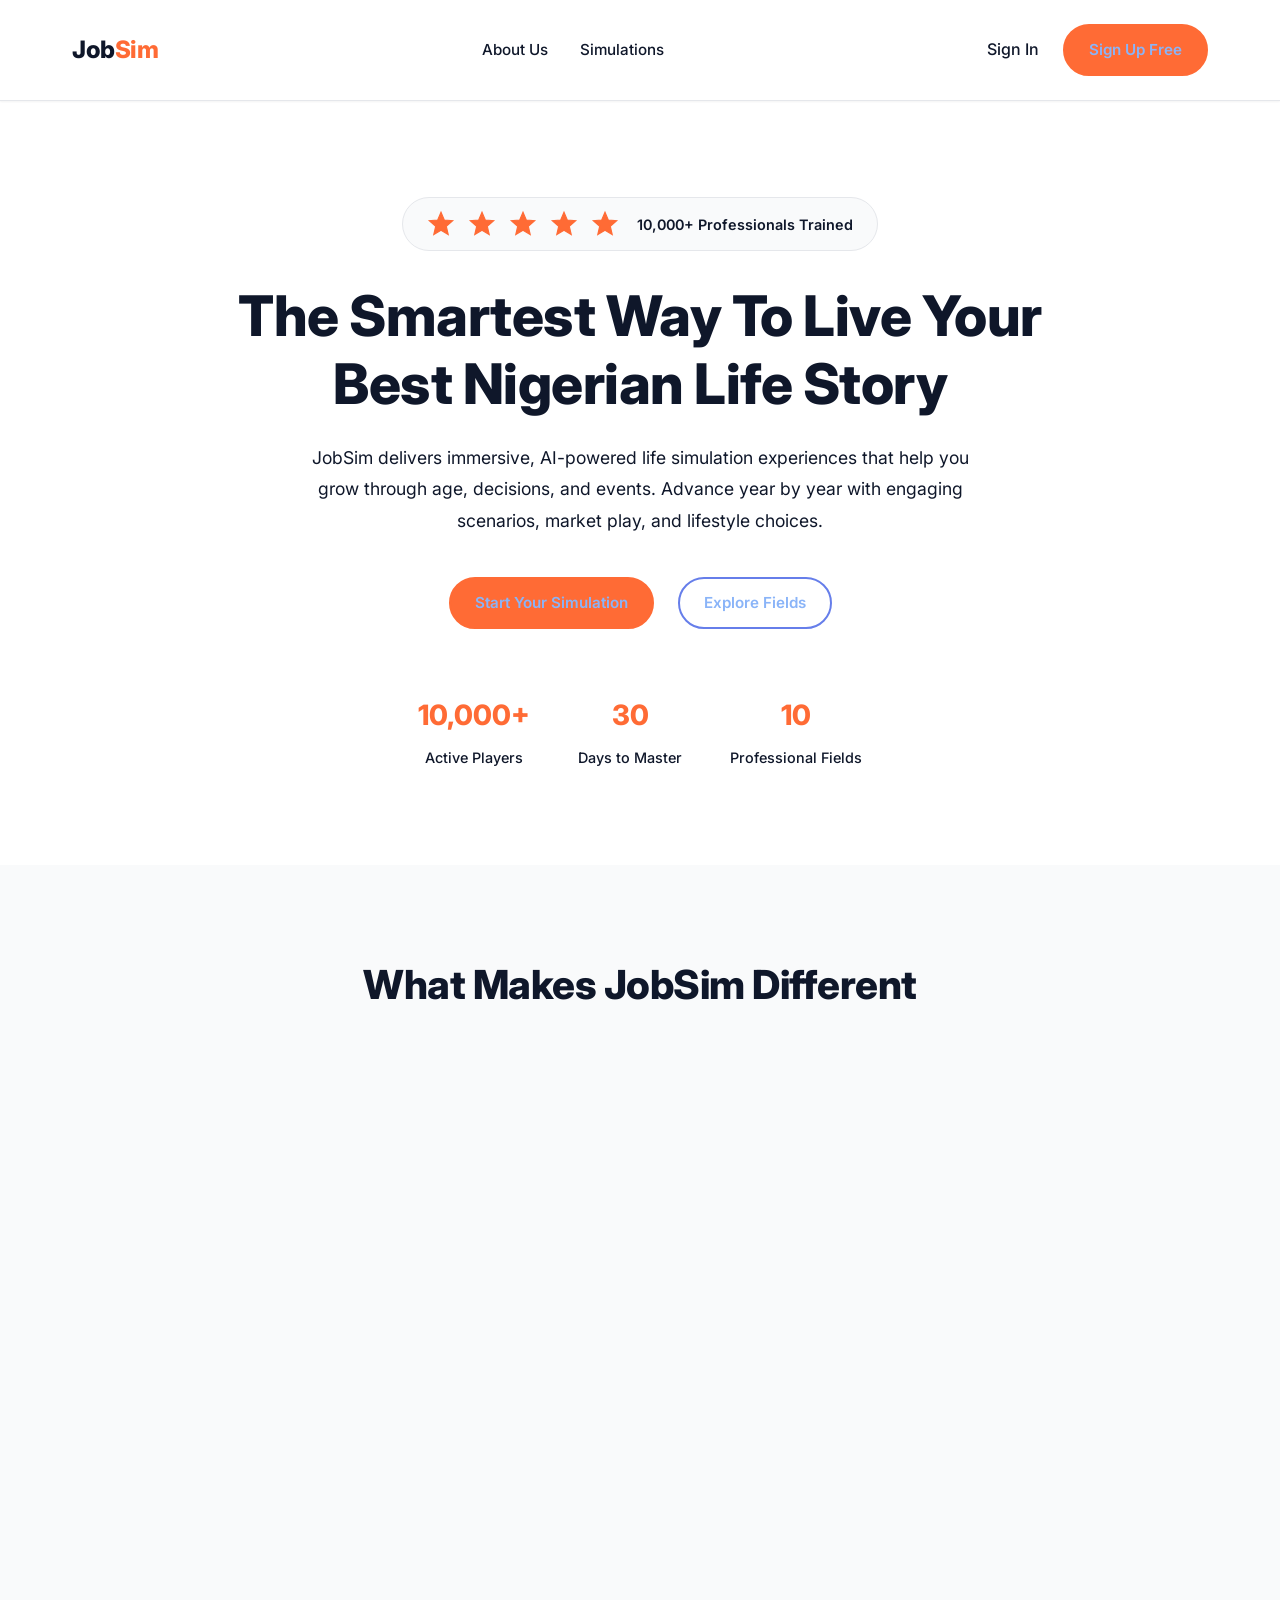
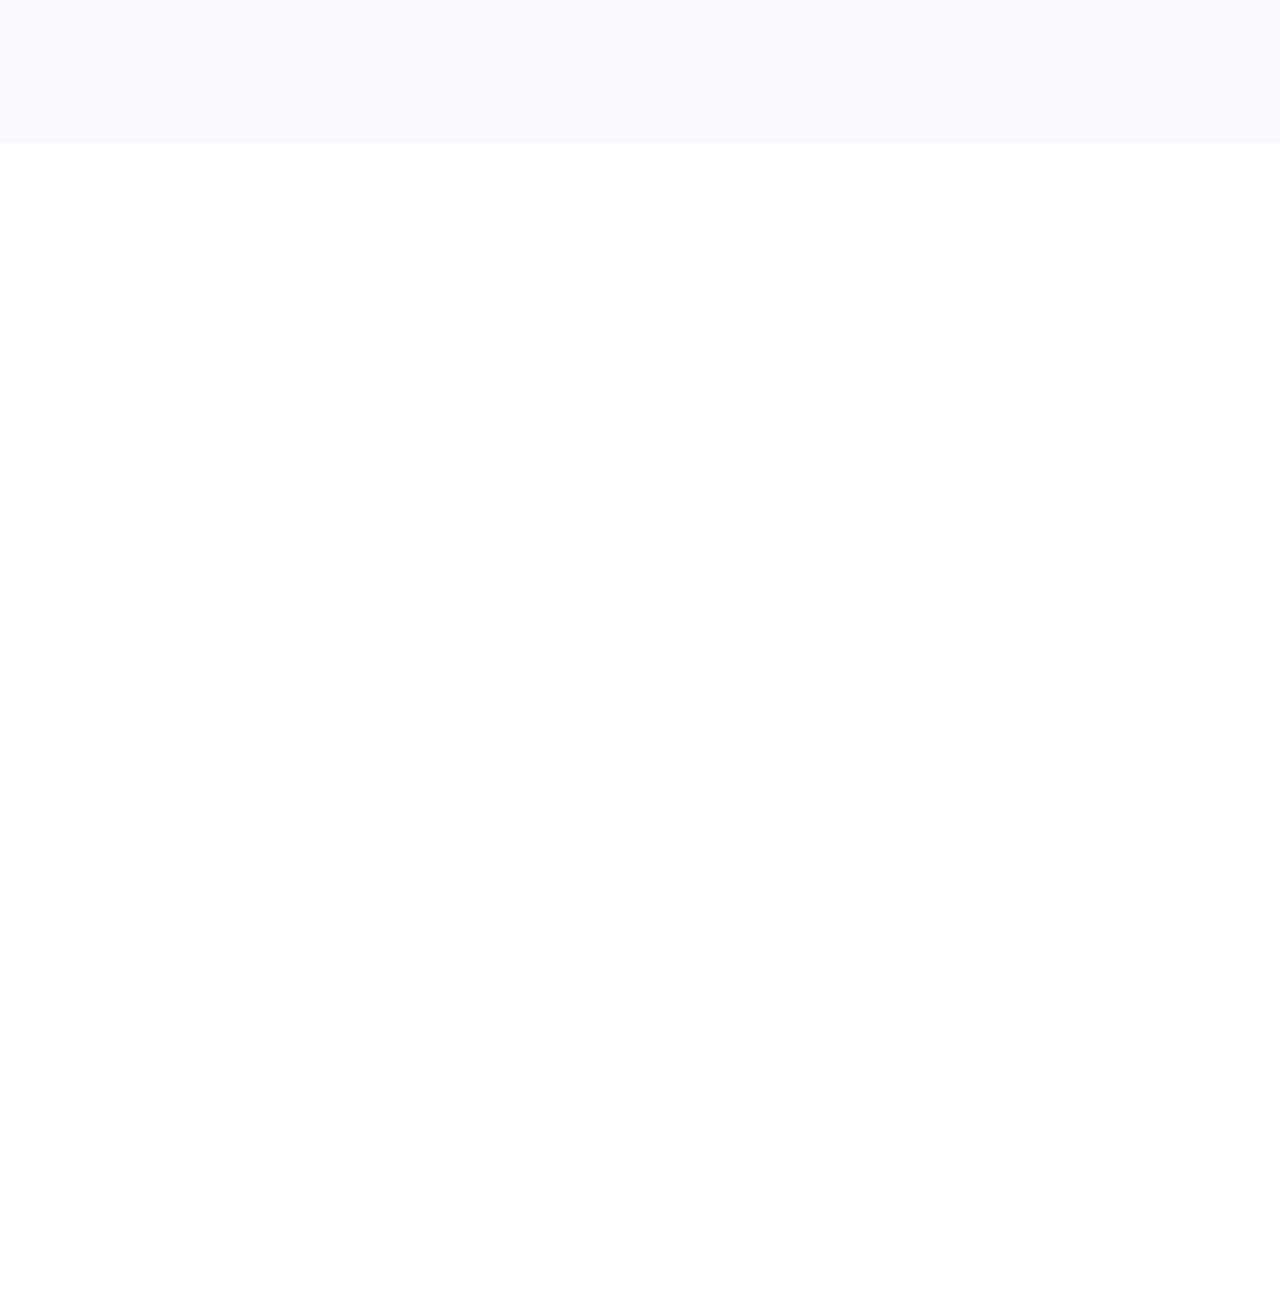
<file: lifestyle.html>
<!DOCTYPE html>
<html lang="en">
<head>
    <meta charset="UTF-8">
    <meta name="viewport" content="width=device-width, initial-scale=1.0">
    <title>JobSim - Lifestyle</title>
    <link rel="icon" type="image/svg+xml" href="favicon.svg">
    <link href="https://fonts.googleapis.com/css2?family=Inter:wght@400;500;600;700;800&display=swap" rel="stylesheet">
    <link rel="stylesheet" href="global-style.css">
    <link rel="stylesheet" href="style.css">
    <script src="config.js"></script>
    <script src="theme-init.js"></script>
    <script src="script.js"></script>
</head>
<body>
    <div class="top-nav" style="display: flex; justify-content: space-between; align-items:center; padding: 10px; background: #111; color: #fff;">
        <div>
            <a href="index.html" style="color:#fff;text-decoration:none; margin-right: 12px;">← Home</a>
            <span style="font-weight:bold;">Lifestyle</span>
        </div>
        <div>
            <a href="market.html" style="color:#fff;text-decoration:none; margin-right: 12px;">Market</a>
            <button onclick="triggerAgeUp()" style="background:#1e88e5;color:#fff;border:none;border-radius:8px;padding:6px 12px;cursor:pointer;">Age Up</button>
        </div>
    </div>

    <div class="container" style="padding: 1.2rem;">
        <div class="card" style="text-align:center;">
            <h2>Lifestyle Hub</h2>
            <p>Choose activities to invest in health, happiness, smarts, and looks.</p>
        </div>

        <div class="card" style="margin-top:1rem; display:grid; grid-template-columns:repeat(auto-fit,minmax(180px,1fr)); gap:12px;">
            <button class="btn btn-primary" onclick="doLifestyleActivity('gym', 1);">Gym (1h)</button>
            <button class="btn btn-primary" onclick="doLifestyleActivity('study', 1);">Study (1h)</button>
            <button class="btn btn-primary" onclick="doLifestyleActivity('entertainment', 1);">Entertainment (1h)</button>
            <button class="btn btn-primary" onclick="doLifestyleActivity('rest', 1);">Rest (1h)</button>
        </div>

        <div id="lifestyle-status" style="margin-top:1rem;" class="card"></div>
    </div>

    <script>
        document.addEventListener('DOMContentLoaded', () => {
            const statusDiv = document.getElementById('lifestyle-status');
            const userId = localStorage.getItem('userId');
            if (!userId) {
                statusDiv.innerHTML = '<p>Please log in to access lifestyle actions.</p>';
                return;
            }
            statusDiv.innerHTML = '<p>Ready to improve your life stats.</p>';
        });
    </script>
</body>
</html>
</file>
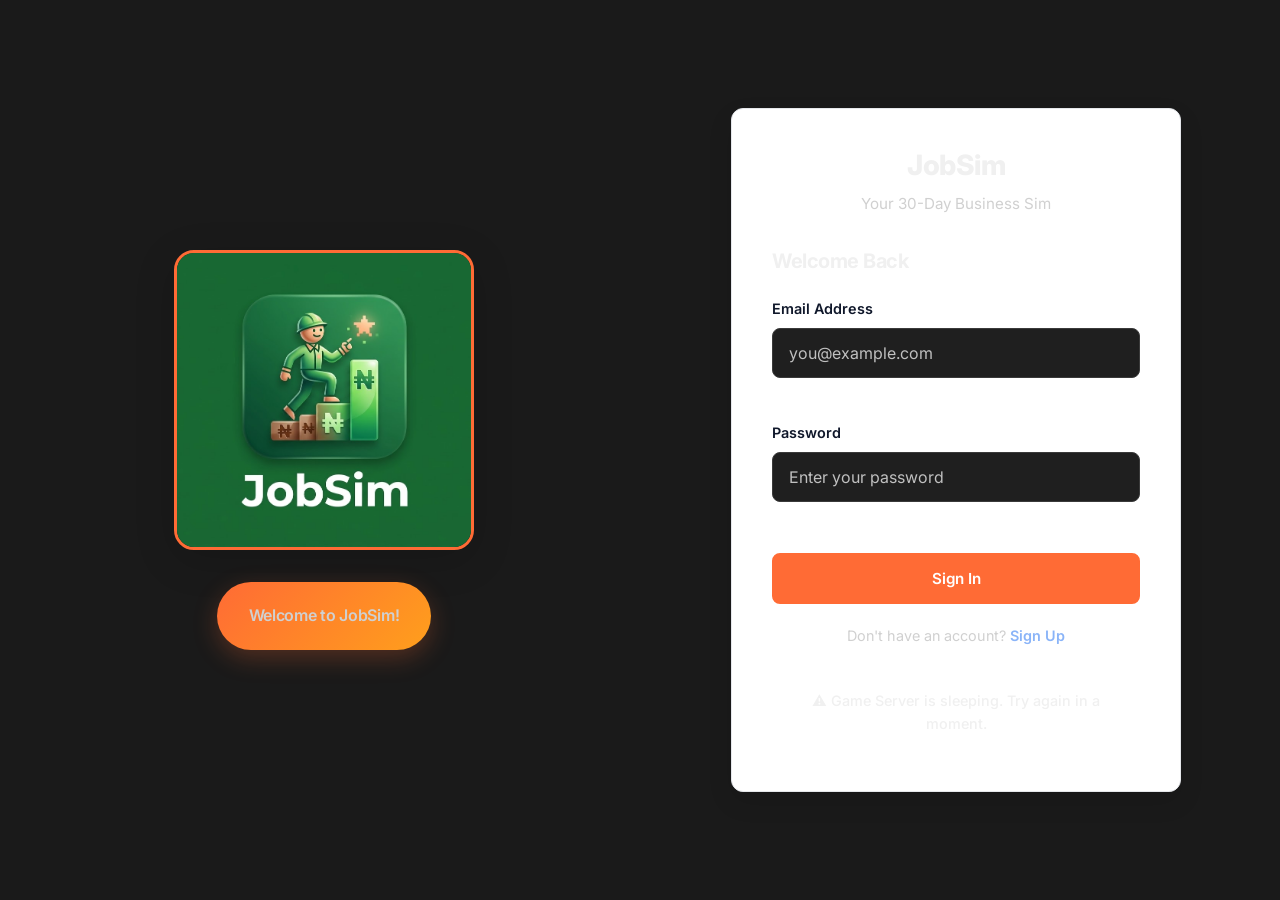
<file: login.html>
<!DOCTYPE html>
<html lang="en">
<head>
    <meta charset="UTF-8">
    <meta name="viewport" content="width=device-width, initial-scale=1.0">
    <title>JobSim - Sign In / Sign Up</title>
    <link rel="icon" type="image/svg+xml" href="favicon.svg">
    <link href="https://fonts.googleapis.com/css2?family=Inter:wght@400;500;600;700;800&display=swap" rel="stylesheet">
    <link rel="stylesheet" href="global-style.css">
    <link rel="stylesheet" href="login-style.css">
    <script src="config.js"></script>
    <script src="theme-init.js"></script>
</head>
<body>
    <!-- 3D Perspective Container -->
    <div class="perspective-wrapper">
        <!-- Character on the Left -->
        <div class="character-container">
            <img id="character-image" class="character-image" src="logo.jpg" alt="JobSim Character">
            <div class="status-bubble" id="status-bubble">
                <p>Welcome to JobSim!</p>
            </div>
        </div>

        <!-- Main Login Container with 3D Tilt -->
        <div class="login-container" id="login-container">
        <div class="login-card">
            <!-- Logo/Title -->
            <div class="login-header">
                <h1> JobSim</h1>
                <p class="subtitle">Your 30-Day Business Sim</p>
            </div>

            <!-- Auth Form -->
            <div class="auth-form">
                <!-- Sign Up Form (Hidden by default) -->
                <div id="signup-form" class="form-section hidden">
                    <h2>Create Account</h2>
                    
                    <div class="form-group">
                        <label for="signup-name">Full Name</label>
                        <input type="text" id="signup-name" placeholder="Enter your name" required>
                        <small id="name-error" class="error-text"></small>
                    </div>

                    <div class="form-group">
                        <label for="signup-email">Email Address</label>
                        <input type="email" id="signup-email" placeholder="you@example.com" required>
                        <small id="signup-email-error" class="error-text"></small>
                    </div>

                    <div class="form-group">
                        <label for="field-of-study">Field of Study</label>
                        <select id="field-of-study" required>
                            <option value="">-- Select Your Field --</option>
                            <option value="Medicine">Medicine</option>
                            <option value="Engineering">Engineering</option>
                            <option value="Law">Law</option>
                            <option value="Business">Business</option>
                            <option value="Computer Science">Computer Science</option>
                            <option value="Mass Communication">Mass Communication</option>
                            <option value="Nursing">Nursing</option>
                            <option value="Agriculture">Agriculture</option>
                            <option value="Political Science">Political Science</option>
                            <option value="Education">Education</option>
                        </select>
                        <small id="field-error" class="error-text"></small>
                    </div>

                    <div class="form-group">
                        <label for="signup-password">Password</label>
                        <input type="password" id="signup-password" placeholder="At least 6 characters" required>
                        <small id="password-error" class="error-text"></small>
                    </div>

                    <button id="signup-btn" class="btn btn-primary">Sign Up</button>
                    <p class="toggle-text">
                        Already have an account? 
                        <a href="#" id="to-login">Sign In</a>
                    </p>
                </div>

                <!-- Sign In Form (Shown by default) -->
                <div id="login-form" class="form-section">
                    <h2>Welcome Back</h2>

                    <div class="form-group">
                        <label for="login-email">Email Address</label>
                        <input type="email" id="login-email" placeholder="you@example.com" required>
                        <small id="login-email-error" class="error-text"></small>
                    </div>

                    <div class="form-group">
                        <label for="login-password">Password</label>
                        <input type="password" id="login-password" placeholder="Enter your password" required>
                        <small id="login-password-error" class="error-text"></small>
                    </div>

                    <button id="login-btn" class="btn btn-primary">Sign In</button>
                    <p class="toggle-text">
                        Don't have an account? 
                        <a href="#" id="to-signup">Sign Up</a>
                    </p>
                </div>
            </div>



            <!-- Loading Spinner -->
            <div id="loading-spinner" class="spinner hidden"></div>

            <!-- Status Message -->
            <div id="status-message" class="status-message hidden"></div>
        </div>
        </div>
    </div>

    <script src="login-script.js"></script>
</body>
</html>
</file>
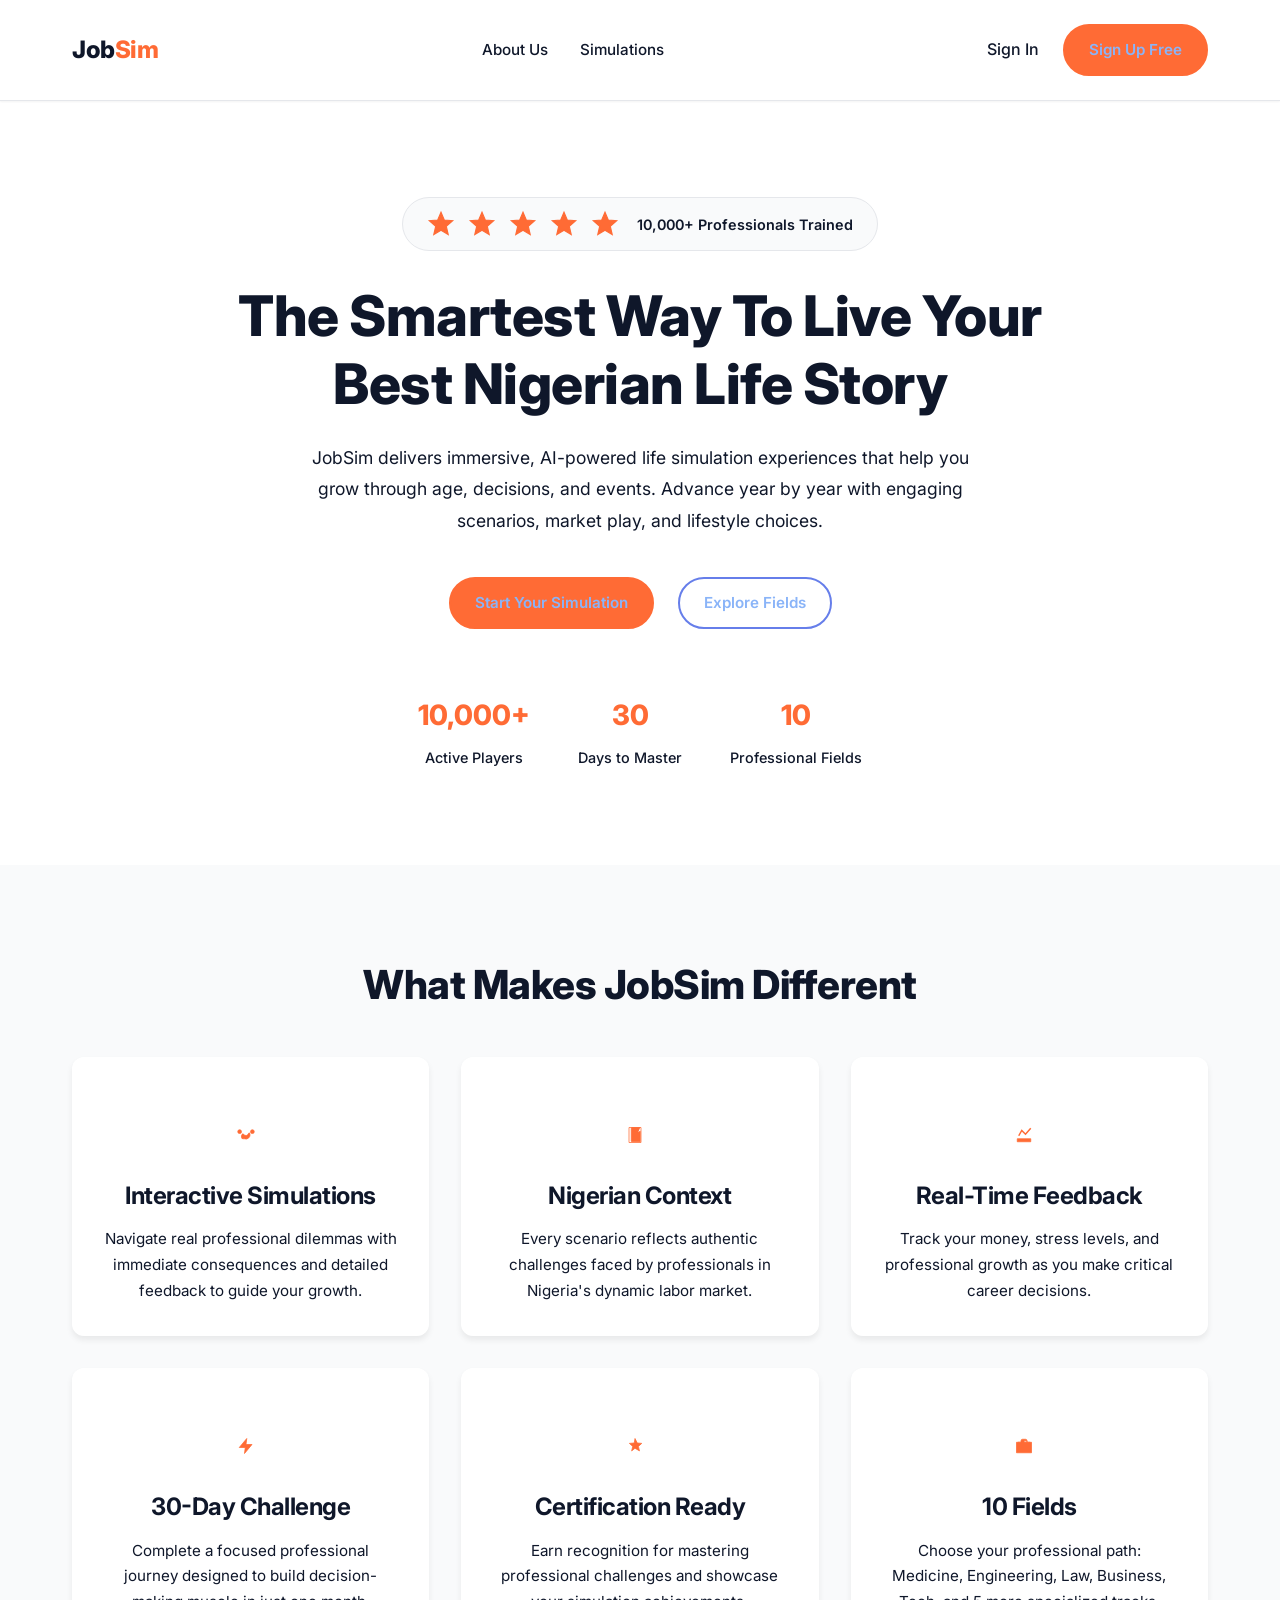
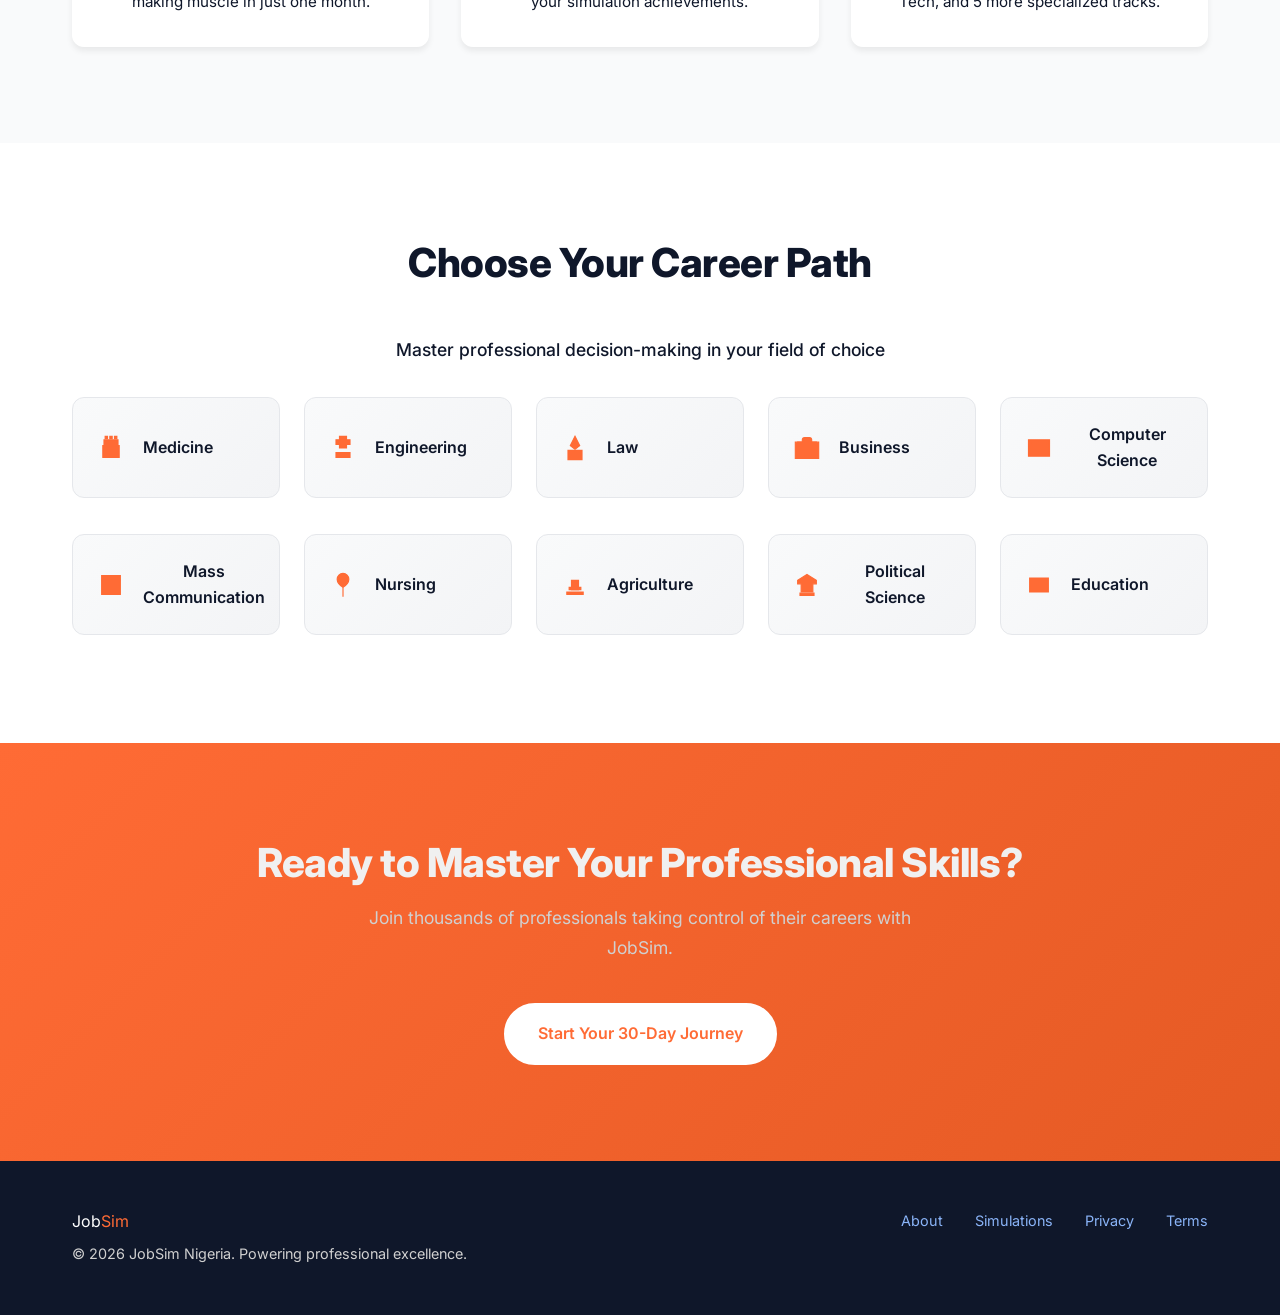
<file: market.html>
<!DOCTYPE html>
<html lang="en">
<head>
    <meta charset="UTF-8">
    <meta name="viewport" content="width=device-width, initial-scale=1.0">
    <title>JobSim - Market</title>
    <link rel="icon" type="image/svg+xml" href="favicon.svg">
    <link href="https://fonts.googleapis.com/css2?family=Inter:wght@400;500;600;700;800&display=swap" rel="stylesheet">
    <link rel="stylesheet" href="global-style.css">
    <link rel="stylesheet" href="style.css">
    <script src="config.js"></script>
    <script src="theme-init.js"></script>
    <script src="script.js"></script>
</head>
<body>
    <div class="top-nav" style="display: flex; justify-content: space-between; align-items:center; padding: 10px; background: #111; color: #fff;">
        <div>
            <a href="index.html" style="color:#fff;text-decoration:none; margin-right: 12px;">← Home</a>
            <span style="font-weight:bold;">Crypto & Real Estate Market</span>
        </div>
        <div>
            <a href="lifestyle.html" style="color:#fff;text-decoration:none; margin-right: 12px;">Lifestyle</a>
            <button onclick="triggerAgeUp()" style="background:#1e88e5;color:#fff;border:none;border-radius:8px;padding:6px 12px;cursor:pointer;">Age Up</button>
        </div>
    </div>
    <div class="container" style="padding: 1.2rem;">
        <div class="card" style="text-align:center;">
            <h2>Market Center</h2>
            <p>Click button to load current random prices; buy directly from this page.</p>
            <button onclick="openMarket();" class="btn btn-primary" style="margin: 10px 0;">Load Market</button>
        </div>
        <div id="market-details" style="margin-top: 1rem;"></div>
    </div>
</body>
</html>
</file>
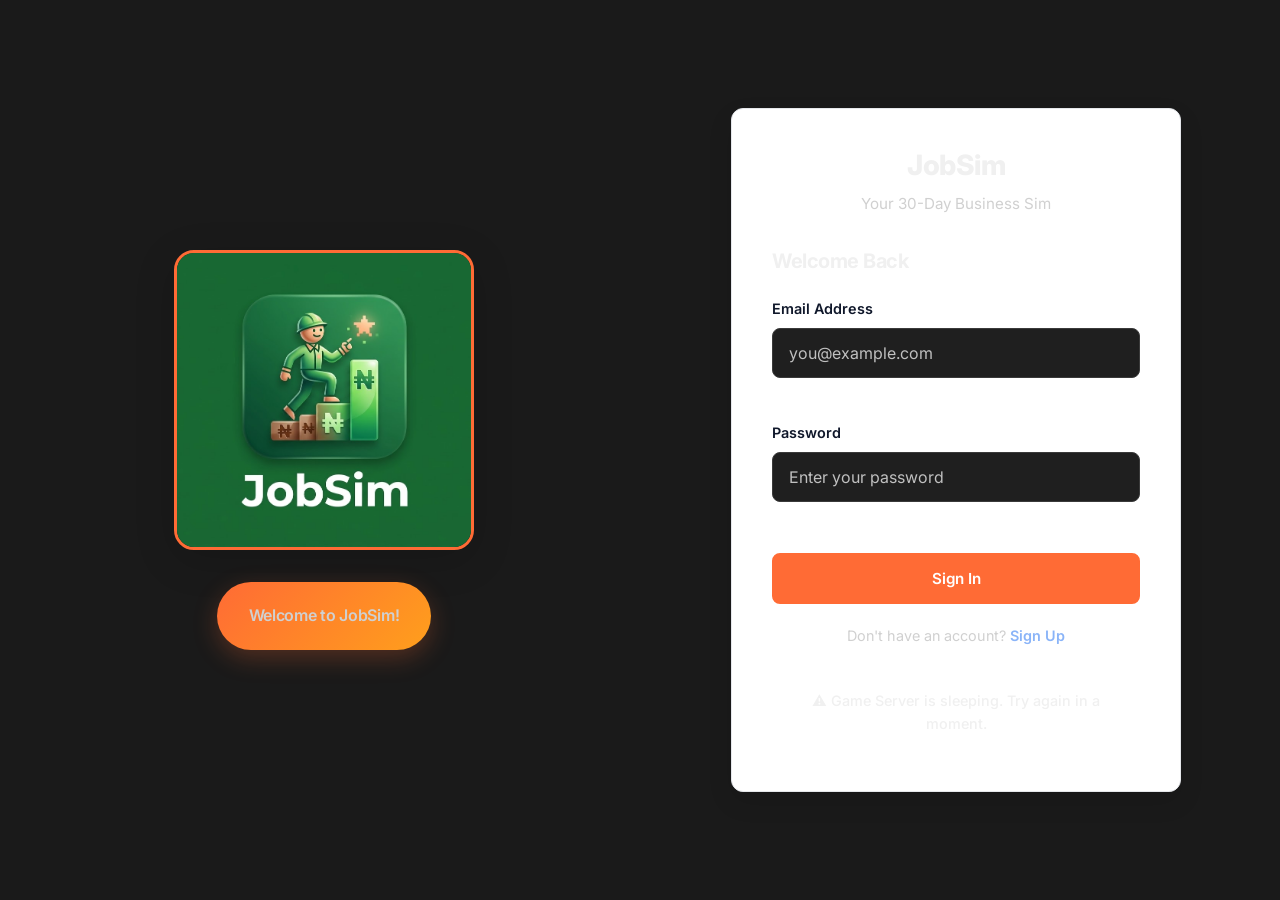
<file: profile.html>
<!DOCTYPE html>
<html lang="en">
<head>
    <meta charset="UTF-8">
    <meta name="viewport" content="width=device-width, initial-scale=1.0">
    <title>My Profile - JobSim</title>
    <link rel="icon" type="image/svg+xml" href="favicon.svg">
    <link href="https://fonts.googleapis.com/css2?family=Inter:wght@400;500;600;700;800&display=swap" rel="stylesheet">
    <link rel="stylesheet" href="global-style.css">
    <link rel="stylesheet" href="profile-style.css">
    <style>
        .icon-inline {
            display: inline-block;
            width: 1em;
            height: 1em;
            vertical-align: middle;
            fill: currentColor;
        }
    </style>
    <script src="config.js"></script>
    <script src="theme-init.js"></script>
</head>
<body>
    <!-- Navigation -->
    <nav class="navbar">
        <div class="nav-container">
            <a href="index.html" class="nav-logo">← Back to Game</a>
            <button class="nav-logout" id="logoutBtn">Logout</button>
        </div>
    </nav>

    <div class="profile-container">
        <!-- Profile Header -->
        <div class="profile-header">
            <div class="profile-avatar" id="profileAvatar"></div>
            <div class="profile-info">
                <h1 id="profileName">Player Name</h1>
                <p id="profileField">Field of Study</p>
                <p class="profile-email" id="profileEmail">email@example.com</p>
            </div>
        </div>

        <!-- Stats Overview -->
        <div class="stats-overview">
            <div class="stat-block current">
                <h3>Current Run</h3>
                <div class="stat-items">
                    <div class="stat-row">
                        <span class="stat-label"><span class="icon-inline" aria-hidden="true"><svg xmlns="http://www.w3.org/2000/svg" viewBox="0 0 24 24"><path d="M12 2l3 6 6 .5-4.5 4 1.5 6L12 15l-4.5 3.5 1.5-6L4.5 8.5 11 8z"/></svg></span> Money:</span>
                        <span class="stat-value" id="currentMoney">₦0</span>
                    </div>
                    <div class="stat-row">
                        <span class="stat-label"><span class="icon-inline" aria-hidden="true"><svg xmlns="http://www.w3.org/2000/svg" viewBox="0 0 24 24"><path d="M12 2a5 5 0 0 0-5 5c0 2.76 2 5 5 7 3-2 5-4.24 5-7a5 5 0 0 0-5-5z"/><path d="M12 14v8"/></svg></span> Stress:</span>
                        <span class="stat-value" id="currentStress">0%</span>
                    </div>
                    <div class="stat-row">
                        <span class="stat-label"><span class="icon-inline" aria-hidden="true"><svg xmlns="http://www.w3.org/2000/svg" viewBox="0 0 24 24"><path d="M3 17h18v4H3z"/><path d="M5 13l4-7 5 5 7-8" fill="none" stroke="currentColor" stroke-width="2"/></svg></span> Growth:</span>
                        <span class="stat-value" id="currentGrowth">0</span>
                    </div>
                    <div class="stat-row">
                        <span class="stat-label"><span class="icon-inline" aria-hidden="true"><svg xmlns="http://www.w3.org/2000/svg" viewBox="0 0 24 24"><path d="M19 4h-1V2h-2v2H8V2H6v2H5c-1.1 0-1.99.9-1.99 2L3 20c0 1.1.89 2 2 2h14c1.1 0 2-.9 2-2V6c0-1.1-.9-2-2-2zm0 16H5V10h14v10zM9 14H7v-2h2v2zm4 0h-2v-2h2v2zm4 0h-2v-2h2v2z"/></svg></span> Day:</span>
                        <span class="stat-value" id="currentDay">1</span>
                    </div>
                </div>
            </div>

            <div class="stat-block best">
                <h3>Best Run</h3>
                <div class="stat-items">
                    <div class="stat-row">
                        <span class="stat-label"><span class="icon-inline" aria-hidden="true"><svg xmlns="http://www.w3.org/2000/svg" viewBox="0 0 24 24"><path d="M12 2l3 6 6 .5-4.5 4 1.5 6L12 15l-4.5 3.5 1.5-6L4.5 8.5 11 8z"/></svg></span> Best Money:</span>
                        <span class="stat-value" id="bestMoney">₦0</span>
                    </div>
                    <div class="stat-row">
                        <span class="stat-label"><span class="icon-inline" aria-hidden="true"><svg xmlns="http://www.w3.org/2000/svg" viewBox="0 0 24 24"><path d="M3 17h18v4H3z"/><path d="M5 13l4-7 5 5 7-8" fill="none" stroke="currentColor" stroke-width="2"/></svg></span> Best Growth:</span>
                        <span class="stat-value" id="bestGrowth">0</span>
                    </div>
                    <div class="stat-row">
                        <span class="stat-label"><span class="icon-inline" aria-hidden="true"><svg xmlns="http://www.w3.org/2000/svg" viewBox="0 0 24 24"><path d="M21 6H3c-1.1 0-2 .9-2 2v8c0 1.1.9 2 2 2h18c1.1 0 2-.9 2-2V8c0-1.1-.9-2-2-2zM11 13H9v2H7v-2H5v-2h2V9h2v2h2v2zm8-2c-.55 0-1-.45-1-1s.45-1 1-1 1 .45 1 1-.45 1-1 1z"/></svg></span> Games Played:</span>
                        <span class="stat-value" id="gamesPlayed">0</span>
                    </div>
                    <div class="stat-row">
                        <span class="stat-label"><span class="icon-inline" aria-hidden="true"><svg xmlns="http://www.w3.org/2000/svg" viewBox="0 0 24 24"><path d="M9 16.17L4.83 12l-1.42 1.41L9 19 21 7l-1.41-1.41z"/></svg></span> Completed:</span>
                        <span class="stat-value" id="completed">0</span>
                    </div>
                </div>
            </div>
        </div>

        <!-- Progress Bars -->
        <div class="progress-section">
            <h2>Performance Metrics</h2>
            <div class="progress-item">
                <div class="progress-header">
                    <span><span class="icon-inline" aria-hidden="true"><svg xmlns="http://www.w3.org/2000/svg" viewBox="0 0 24 24"><path d="M12 2l3 6 6 .5-4.5 4 1.5 6L12 15l-4.5 3.5 1.5-6L4.5 8.5 11 8z"/></svg></span> Money Growth</span>
                    <span id="moneyPercent">50%</span>
                </div>
                <div class="progress-bar">
                    <div class="progress-fill" id="moneyProgressFill"></div>
                </div>
            </div>

            <div class="progress-item">
                <div class="progress-header">
                    <span><span class="icon-inline" aria-hidden="true"><svg xmlns="http://www.w3.org/2000/svg" viewBox="0 0 24 24"><path d="M3 17h18v4H3z"/><path d="M5 13l4-7 5 5 7-8" fill="none" stroke="currentColor" stroke-width="2"/></svg></span> Business Growth</span>
                    <span id="growthPercent">50%</span>
                </div>
                <div class="progress-bar">
                    <div class="progress-fill" id="growthProgressFill" style="background: #4CAF50;"></div>
                </div>
            </div>

            <div class="progress-item">
                <div class="progress-header">
                    <span><span class="icon-inline" aria-hidden="true"><svg xmlns="http://www.w3.org/2000/svg" viewBox="0 0 24 24"><path d="M12 2a5 5 0 0 0-5 5c0 2.76 2 5 5 7 3-2 5-4.24 5-7a5 5 0 0 0-5-5z"/><path d="M12 14v8"/></svg></span> Stress Level</span>
                    <span id="stressPercent">50%</span>
                </div>
                <div class="progress-bar">
                    <div class="progress-fill" id="stressProgressFill" style="background: #FF6B6B;"></div>
                </div>
            </div>
        </div>

        <!-- Achievements -->
        <div class="achievements-section">
            <h2><span class="icon-inline" aria-hidden="true"><svg xmlns="http://www.w3.org/2000/svg" viewBox="0 0 24 24"><path d="M12 2l3 6 6 .5-4.5 4 1.5 6L12 15l-4.5 3.5 1.5-6L4.5 8.5 11 8z"/></svg></span> Your Achievements</h2>
            <div class="achievements-grid" id="achievementsGrid">
                <div class="achievement-card">
                    <div class="achievement-placeholder">Loading...</div>
                </div>
            </div>
        </div>

        <!-- Recent Games -->
        <div class="recent-games-section">
            <h2><span class="icon-inline" aria-hidden="true"><svg xmlns="http://www.w3.org/2000/svg" viewBox="0 0 24 24"><path d="M3 17h18v4H3z"/><path d="M5 13l4-7 5 5 7-8" fill="none" stroke="currentColor" stroke-width="2"/></svg></span> Game Statistics</h2>
            <div class="stats-table">
                <table>
                    <thead>
                        <tr>
                            <th>Match</th>
                            <th>Money</th>
                            <th>Growth</th>
                            <th>Stress</th>
                            <th>Status</th>
                        </tr>
                    </thead>
                    <tbody id="gamesTable">
                        <tr>
                            <td colspan="5" class="no-data">No games recorded yet</td>
                        </tr>
                    </tbody>
                </table>
            </div>
        </div>

        <!-- Action Buttons -->
        <div class="profile-actions">
            <button class="btn btn-primary" id="playBtn">Play Game</button>
            <button class="btn btn-secondary" id="settingsBtn">Settings</button>
            <button class="btn btn-secondary" id="leaderboardBtn">Leaderboard</button>
        </div>
    </div>

    <script src="profile-script.js"></script>
</body>
</html>
</file>
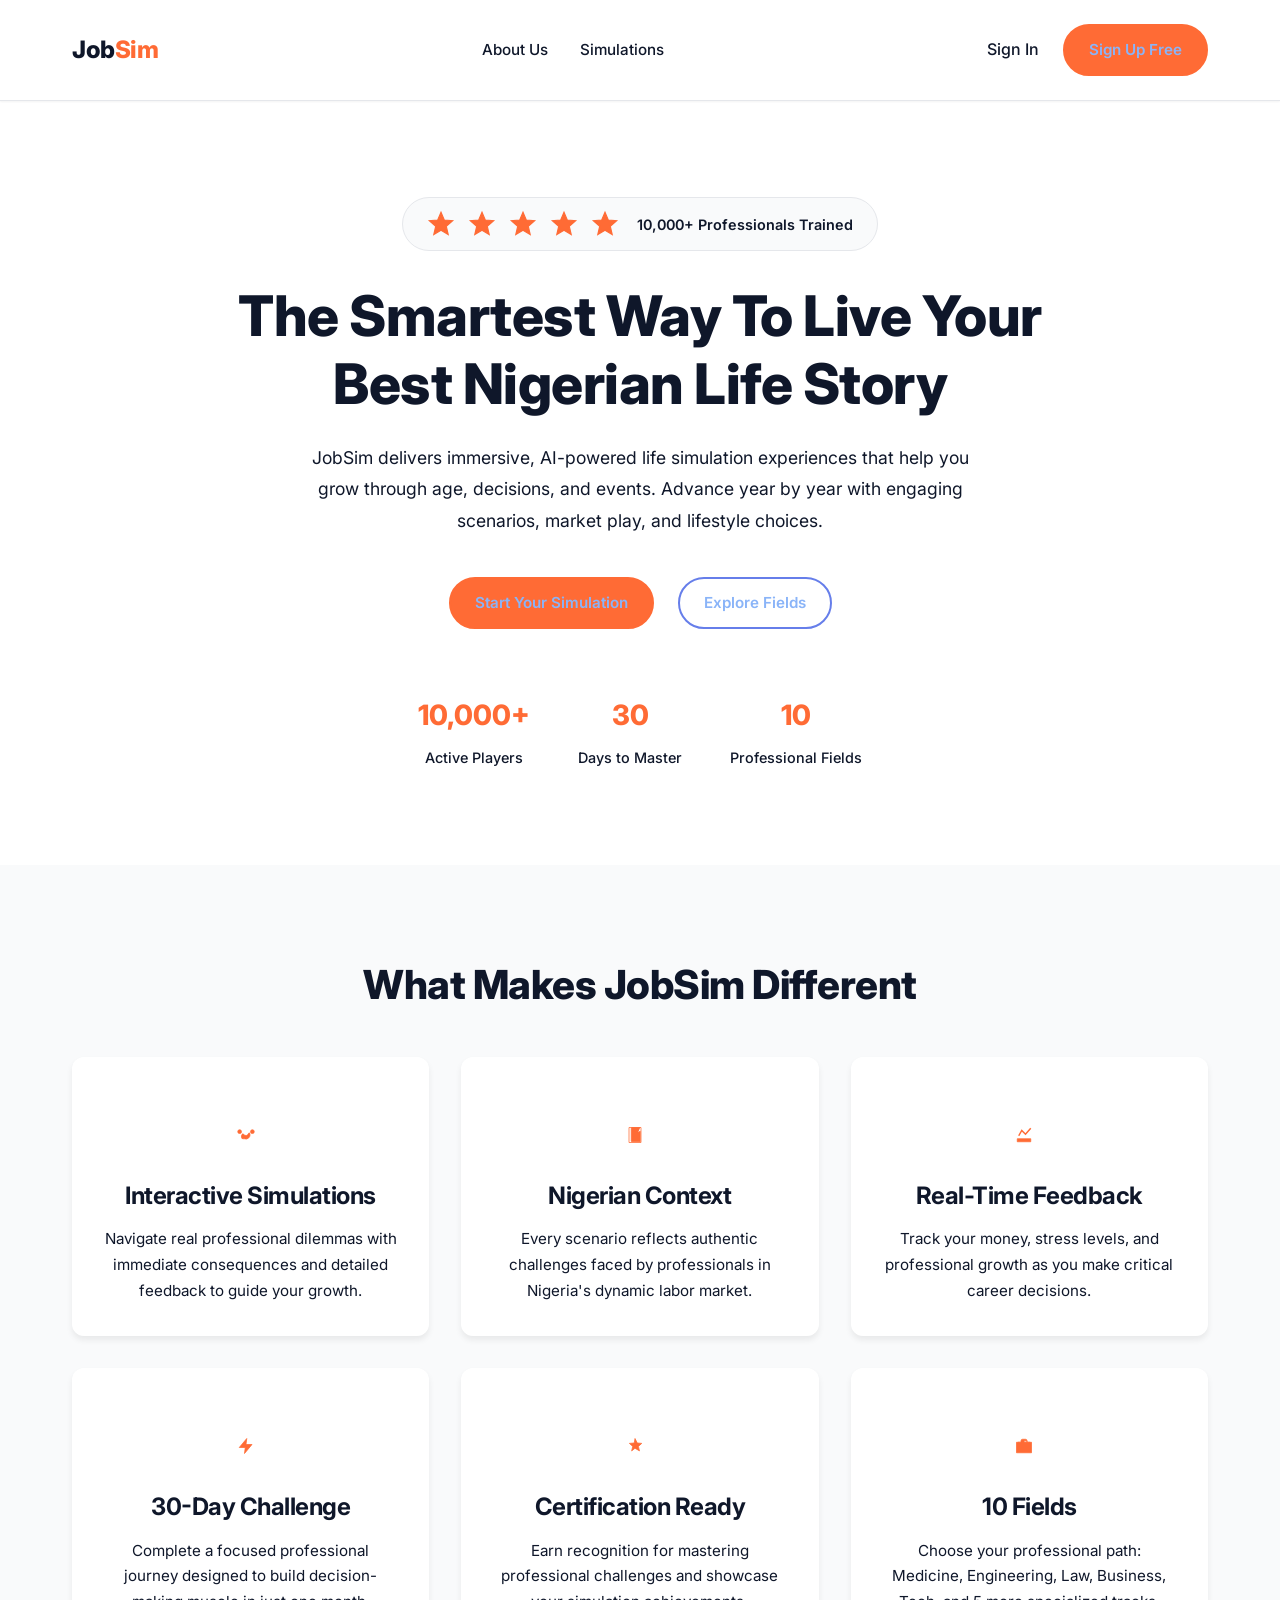
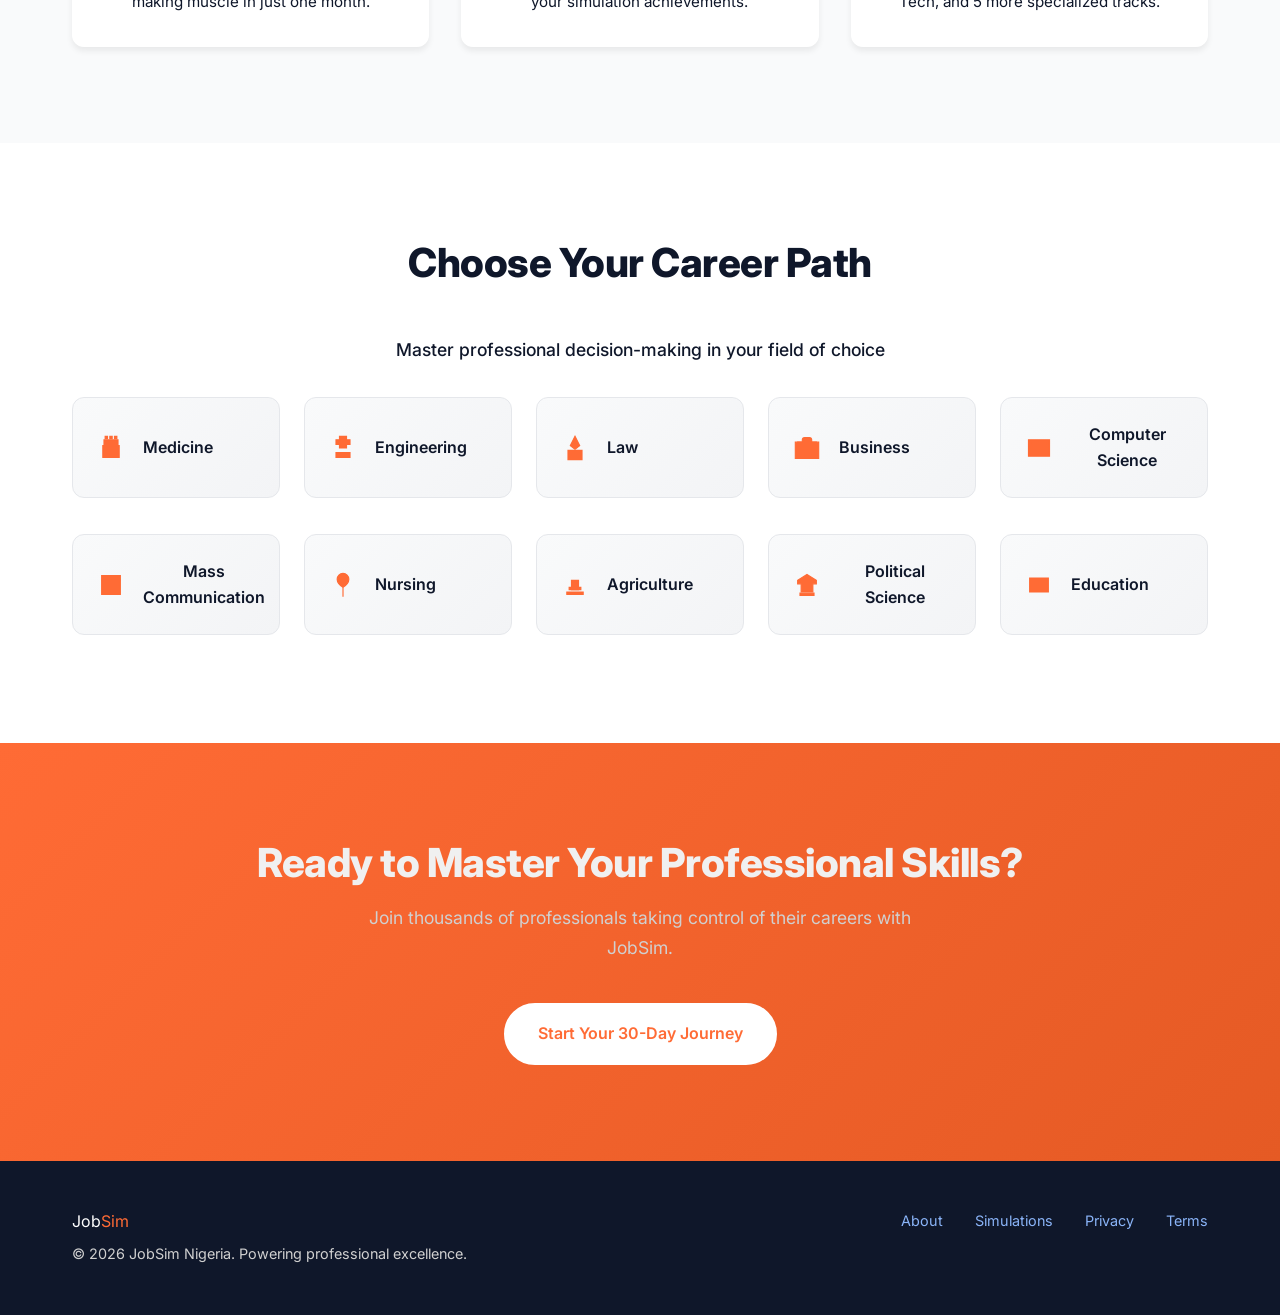
<file: settings.html>
<!DOCTYPE html>
<html lang="en">
<head>
    <meta charset="UTF-8">
    <meta name="viewport" content="width=device-width, initial-scale=1.0">
    <title>Settings - JobSim</title>
    <link rel="icon" type="image/svg+xml" href="favicon.svg">
    <link href="https://fonts.googleapis.com/css2?family=Inter:wght@400;500;600;700;800&display=swap" rel="stylesheet">
    <link rel="stylesheet" href="global-style.css">
    <link rel="stylesheet" href="settings-style.css">
    <style>
        .icon-inline {
            display: inline-block;
            width: 1em;
            height: 1em;
            vertical-align: middle;
            fill: currentColor;
        }
    </style>
    <script src="config.js"></script>
    <script src="theme-init.js"></script>
</head>
<body>
    <!-- Navigation -->
    <nav class="navbar">
        <div class="nav-container">
            <a href="index.html" class="nav-logo">← Back to Game</a>
            <h1 class="nav-title"><span class="icon-inline" aria-hidden="true"><svg xmlns="http://www.w3.org/2000/svg" viewBox="0 0 24 24"><path d="M19.14,12.94c0.04-0.3,0.06-0.61,0.06-0.94c0-0.32-0.02-0.64-0.07-0.94l2.03-1.58c0.18-0.14,0.23-0.41,0.12-0.61 l-1.92-3.32c-0.12-0.22-0.37-0.29-0.59-0.22l-2.39,0.96c-0.5-0.38-1.03-0.7-1.62-0.94L14.4,2.81c-0.04-0.24-0.24-0.41-0.48-0.41 h-3.84c-0.24,0-0.43,0.17-0.47,0.41L9.25,5.35C8.66,5.59,8.12,5.92,7.63,6.29L5.24,5.33c-0.22-0.08-0.47,0-0.59,0.22L2.74,8.87 C2.62,9.08,2.66,9.34,2.86,9.48l2.03,1.58C4.84,11.36,4.82,11.69,4.82,12s0.02,0.64,0.07,0.94l-2.03,1.58 c-0.18,0.14-0.23,0.41-0.12,0.61l1.92,3.32c0.12,0.22,0.37,0.29,0.59,0.22l2.39-0.96c0.5,0.38,1.03,0.7,1.62,0.94l0.36,2.54 c0.05,0.24,0.24,0.41,0.48,0.41h3.84c0.24,0,0.43-0.17,0.47-0.41l0.36-2.54c0.59-0.24,1.13-0.56,1.62-0.94l2.39,0.96 c0.22,0.08,0.47,0,0.59-0.22l1.92-3.32c0.12-0.22,0.07-0.47-0.12-0.61L19.14,12.94z M12,15.6c-1.98,0-3.6-1.62-3.6-3.6 s1.62-3.6,3.6-3.6s3.6,1.62,3.6,3.6S13.98,15.6,12,15.6z"/></svg></span> Settings</h1>
            <div class="nav-right">
                <button class="theme-toggle-btn" id="themeToggleBtn" title="Toggle Dark/Light Mode"><span class="icon-inline" aria-hidden="true"><svg xmlns="http://www.w3.org/2000/svg" viewBox="0 0 24 24"><path d="M12 3c-4.97 0-9 4.03-9 9s4.03 9 9 9 9-4.03 9-9-4.03-9-9-9zm0 16c-3.86 0-7-3.14-7-7s3.14-7 7-7 7 3.14 7 7-3.14 7-7 7z"/><path d="M12 5c-2.76 0-5 2.24-5 5s2.24 5 5 5 5-2.24 5-5-2.24-5-5-5z"/></svg></span></button>
                <button class="nav-logout" id="logoutBtn">Logout</button>
            </div>
        </div>
    </nav>

    <div class="settings-container">
        <!-- Account Section -->
        <div class="settings-section">
            <h2><span class="icon-inline" aria-hidden="true"><svg xmlns="http://www.w3.org/2000/svg" viewBox="0 0 24 24"><path d="M12 12c2.21 0 4-1.79 4-4s-1.79-4-4-4-4 1.79-4 4 1.79 4 4 4zm0 2c-2.67 0-8 1.34-8 4v2h16v-2c0-2.66-5.33-4-8-4z"/></svg></span> Account</h2>
            <div class="setting-item">
                <label>Username</label>
                <p id="usernameDisplay" class="display-value">Loading...</p>
            </div>
            <div class="setting-item">
                <label>Email</label>
                <p id="emailDisplay" class="display-value">Loading...</p>
            </div>
            <div class="setting-item">
                <label>Field of Study</label>
                <p id="fieldDisplay" class="display-value">Loading...</p>
            </div>
        </div>

        <!-- Sound & Notifications -->
        <div class="settings-section">
            <h2><span class="icon-inline" aria-hidden="true"><svg xmlns="http://www.w3.org/2000/svg" viewBox="0 0 24 24"><path d="M3 9v6h4l5 5V4L7 9H3zm13.5 3c0-1.77-1.02-3.29-2.5-4.03v8.05c1.48-.73 2.5-2.25 2.5-4.02zM14 3.23v2.06c2.89.86 5 3.54 5 6.71s-2.11 5.85-5 6.71v2.06c4.01-.91 7-4.49 7-8.77s-2.99-7.86-7-8.77z"/></svg></span> Sound & Notifications</h2>
            <div class="setting-item">
                <label>
                    <input type="checkbox" id="soundToggle" checked>
                    <span>Sound Effects</span>
                </label>
                <p class="setting-description">Enable game sound effects</p>
            </div>
            <div class="setting-item">
                <label>
                    <input type="checkbox" id="notificationsToggle" checked>
                    <span>Notifications</span>
                </label>
                <p class="setting-description">Receive milestone notifications</p>
            </div>
        </div>

        <!-- Display Settings -->
        <div class="settings-section">
            <h2><span class="icon-inline" aria-hidden="true"><svg xmlns="http://www.w3.org/2000/svg" viewBox="0 0 24 24"><path d="M12 2l3.09 6.26L22 9.27l-5 4.87 1.18 6.88L12 17.77l-6.18 3.25L7 14.14 2 9.27l6.91-1.01L12 2z"/></svg></span> Display</h2>
            <div class="setting-item">
                <label>Theme</label>
                <select id="themeSelect">
                    <option value="dark">Dark Mode</option>
                    <option value="light">Light Mode</option>
                    <option value="auto">Auto (System)</option>
                </select>
            </div>
        </div>

        <!-- Gameplay Settings -->
        <div class="settings-section">
            <h2><span class="icon-inline" aria-hidden="true"><svg xmlns="http://www.w3.org/2000/svg" viewBox="0 0 24 24"><path d="M21 6H3c-1.1 0-2 .9-2 2v8c0 1.1.9 2 2 2h18c1.1 0 2-.9 2-2V8c0-1.1-.9-2-2-2zM11 13H9v2H7v-2H5v-2h2V9h2v2h2v2zm8-2c-.55 0-1-.45-1-1s.45-1 1-1 1 .45 1 1-.45 1-1 1z"/></svg></span> Gameplay</h2>
            <div class="setting-item">
                <label>Difficulty</label>
                <select id="difficultySelect">
                    <option value="easy">Easy</option>
                    <option value="normal" selected>Normal</option>
                    <option value="hard">Hard</option>
                    <option value="nightmare">Nightmare</option>
                </select>
                <p class="setting-description">Higher difficulty = bigger rewards but more risks</p>
            </div>
            <div class="setting-item">
                <label>Auto-save Progress</label>
                <select id="autosaveSelect">
                    <option value="on" selected>On</option>
                    <option value="off">Off</option>
                </select>
                <p class="setting-description">Automatically save your progress</p>
            </div>
        </div>

        <!-- Data & Privacy -->
        <div class="settings-section">
            <h2><span class="icon-inline" aria-hidden="true"><svg xmlns="http://www.w3.org/2000/svg" viewBox="0 0 24 24"><path d="M3 17h18v4H3z"/><path d="M5 13l4-7 5 5 7-8" fill="none" stroke="currentColor" stroke-width="2"/></svg></span> Data & Privacy</h2>
            <div class="setting-item">
                <button class="btn btn-secondary" id="exportDataBtn"><span class="icon-inline" aria-hidden="true"><svg xmlns="http://www.w3.org/2000/svg" viewBox="0 0 24 24"><path d="M19 9h-4V3H9v6H5l7 7 7-7zM5 18v2h14v-2H5z"/></svg></span> Export My Data</button>
                <p class="setting-description">Download all your game data</p>
            </div>
            <div class="setting-item">
                <button class="btn btn-secondary" id="resetDataBtn"><span class="icon-inline" aria-hidden="true"><svg xmlns="http://www.w3.org/2000/svg" viewBox="0 0 24 24"><path d="M17.65 6.35C16.2 4.9 14.21 4 12 4c-4.42 0-7.99 3.58-7.99 8s3.57 8 7.99 8c3.73 0 6.84-2.55 7.73-6h-2.08c-.82 2.33-3.04 4-5.65 4-3.31 0-6-2.69-6-6s2.69-6 6-6c1.66 0 3.14.69 4.22 1.78L13 11h7V4l-2.35 2.35z"/></svg></span> Reset Progress</button>
                <p class="setting-description">Start fresh with new progress</p>
            </div>
        </div>

        <!-- About & Help -->
        <div class="settings-section">
            <h2><span class="icon-inline" aria-hidden="true"><svg xmlns="http://www.w3.org/2000/svg" viewBox="0 0 24 24"><path d="M12 2C6.48 2 2 6.48 2 12s4.48 10 10 10 10-4.48 10-10S17.52 2 12 2zm1 15h-2v-6h2v6zm0-8h-2V7h2v2z"/></svg></span> About & Help</h2>
            <div class="setting-item">
                <label>Game Version</label>
                <p class="display-value">1.0.0</p>
            </div>
            <div class="setting-item">
                <a href="tutorial.html" class="btn btn-secondary"><span class="icon-inline" aria-hidden="true"><svg xmlns="http://www.w3.org/2000/svg" viewBox="0 0 24 24"><path d="M18 2H6c-1.1 0-2 .9-2 2v16c0 1.1.9 2 2 2h12c1.1 0 2-.9 2-2V4c0-1.1-.9-2-2-2zM6 4h5v8l-2.5-1.5L6 12V4z"/></svg></span> View Tutorial</a>
                <p class="setting-description">Learn how to play</p>
            </div>
        </div>

        <!-- Action Buttons -->
        <div class="settings-actions">
            <button class="btn btn-primary" id="saveButton"><span class="icon-inline" aria-hidden="true"><svg xmlns="http://www.w3.org/2000/svg" viewBox="0 0 24 24"><path d="M17 3H5c-1.11 0-2 .9-2 2v14c0 1.1.89 2 2 2h14c1.1 0 2-.9 2-2V7l-4-4zm-5 16c-1.66 0-3-1.34-3-3s1.34-3 3-3 3 1.34 3 3-1.34 3-3 3zm3-10H5V5h10v4z"/></svg></span> Save Settings</button>
            <button class="btn btn-tertiary" id="cancelButton">Cancel</button>
        </div>
    </div>

    <script src="settings-script.js"></script>
</body>
</html>
</file>
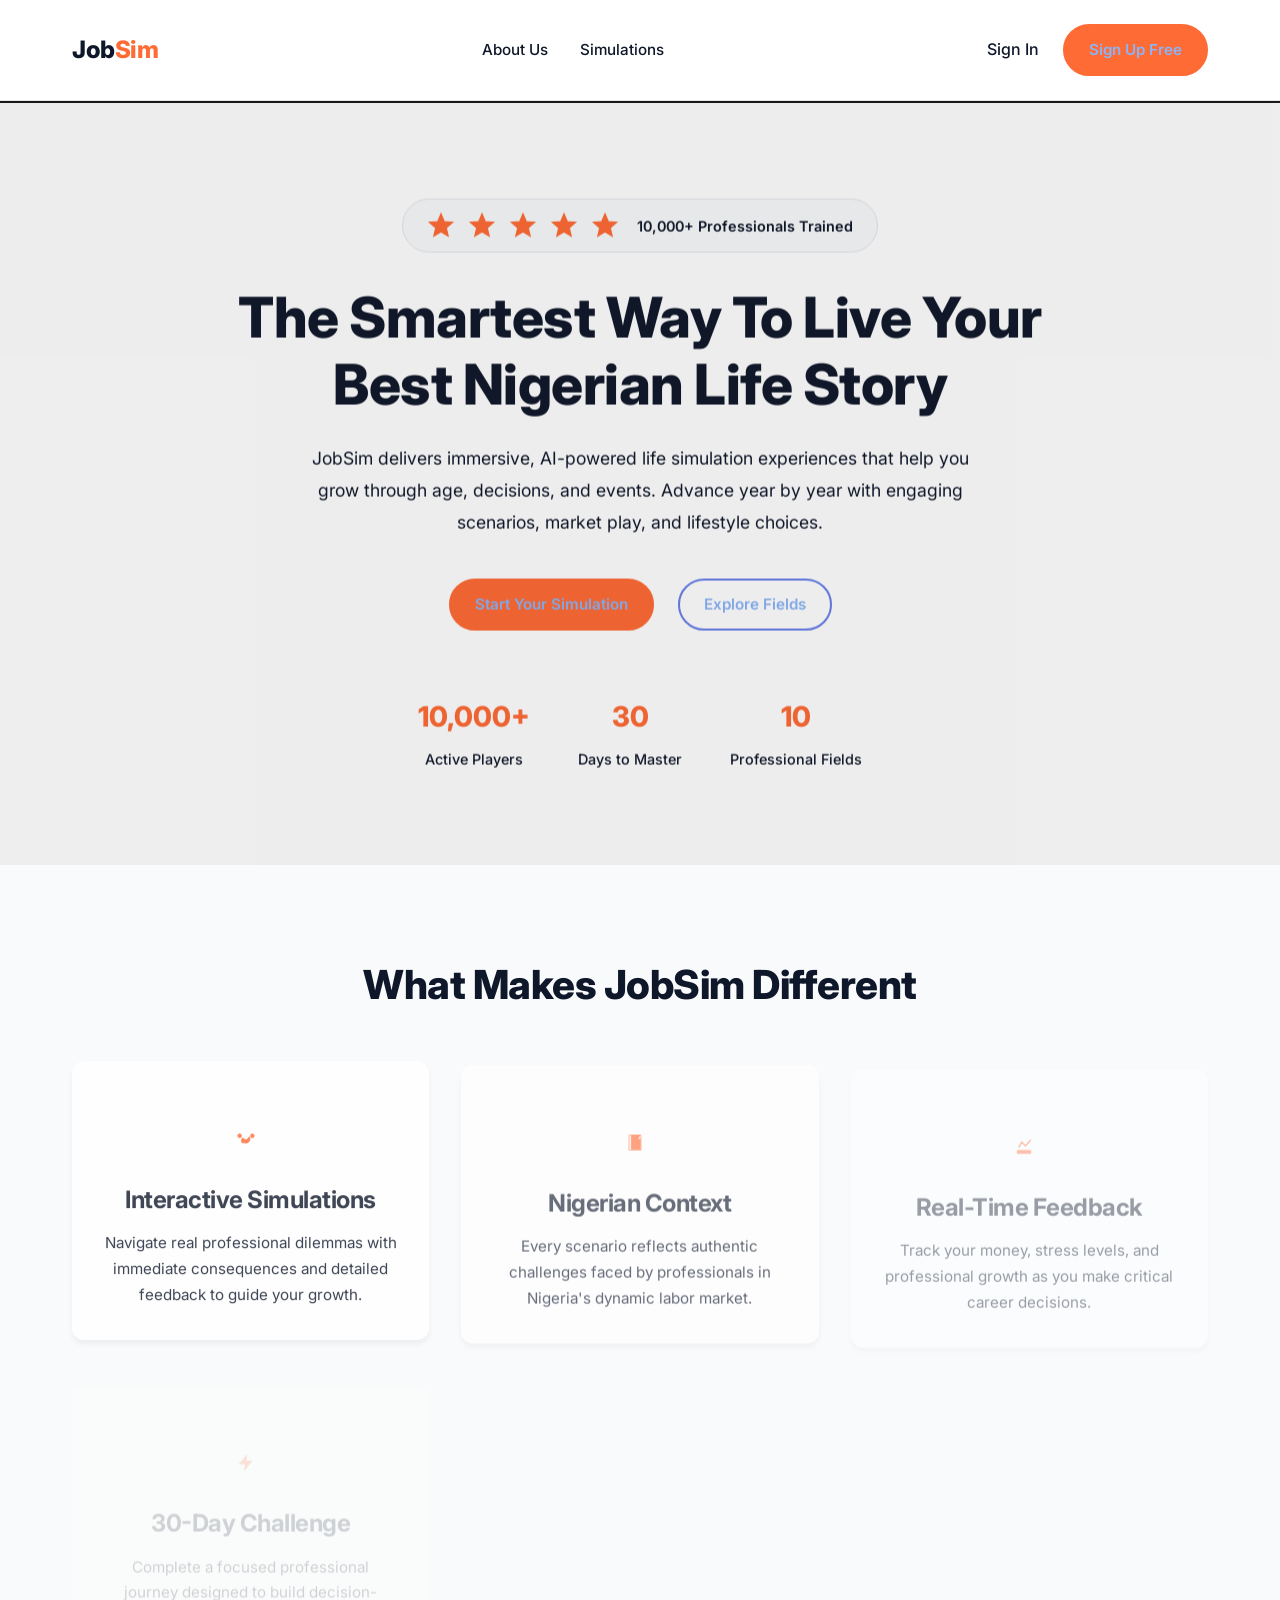
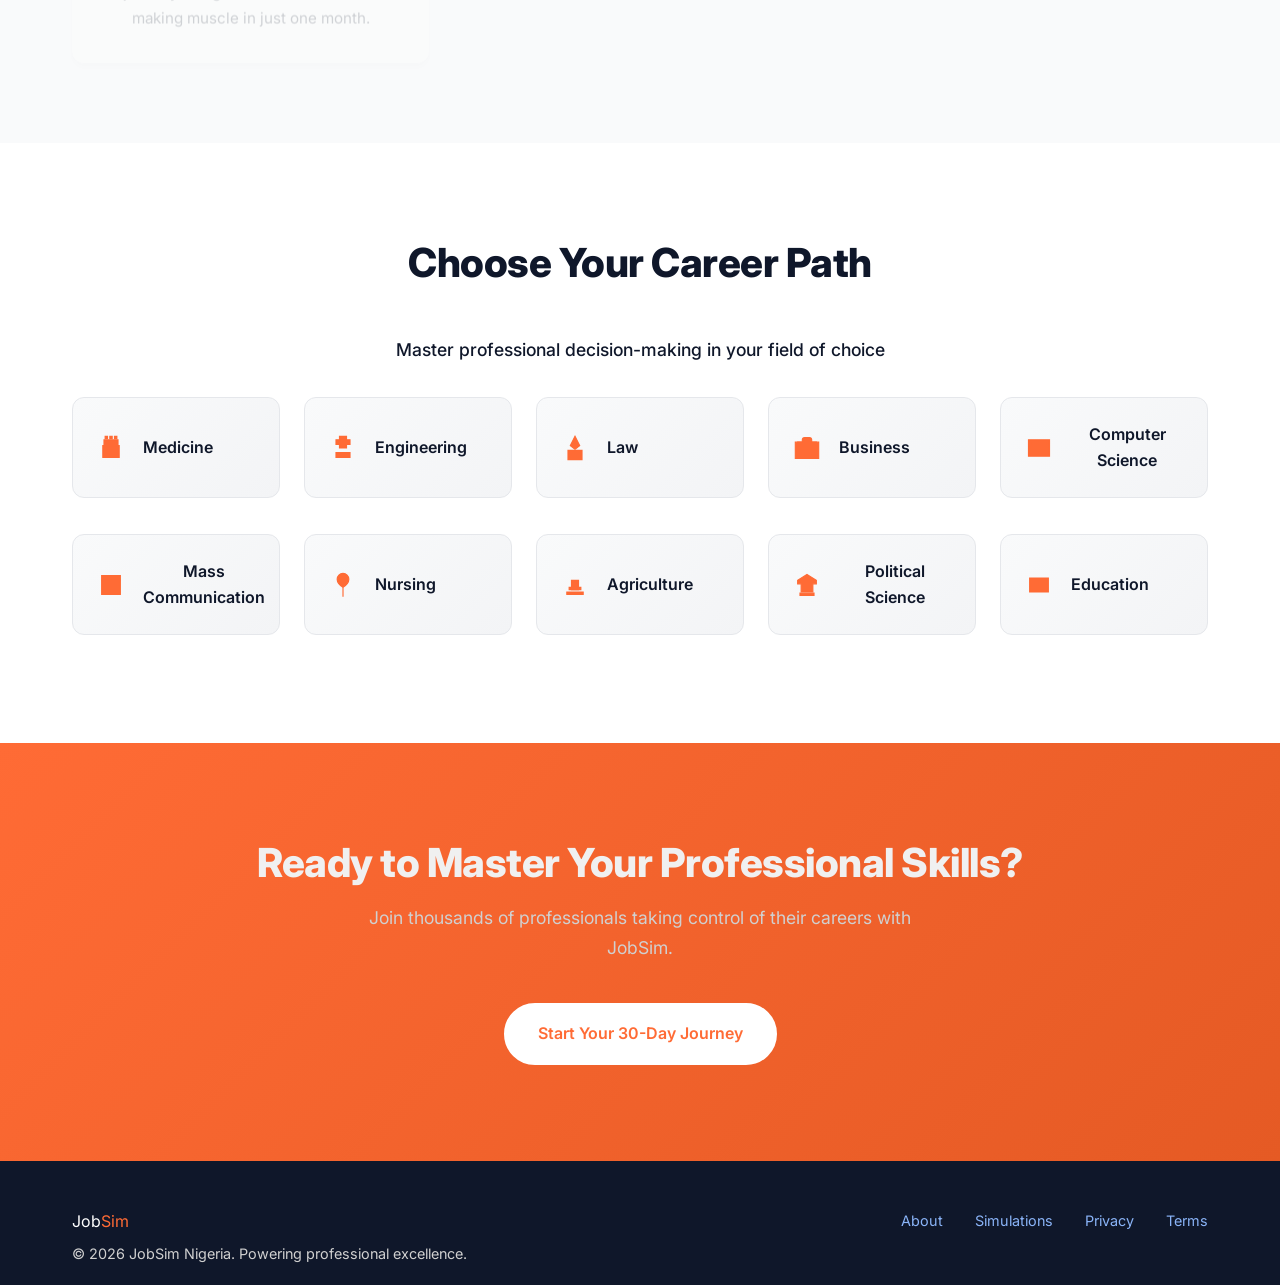
<file: tutorial.html>
<!DOCTYPE html>
<html lang="en">
<head>
    <meta charset="UTF-8">
    <meta name="viewport" content="width=device-width, initial-scale=1.0">
    <title>Tutorial - JobSim</title>
    <link rel="icon" type="image/svg+xml" href="favicon.svg">
    <link href="https://fonts.googleapis.com/css2?family=Inter:wght@400;500;600;700;800&display=swap" rel="stylesheet">
    <link rel="stylesheet" href="global-style.css">
    <link rel="stylesheet" href="tutorial-style.css">
    <style>
        .icon-inline {
            width: 28px;
            height: 28px;
            min-width: 28px;
            min-height: 28px;
            display: inline-flex;
            align-items: center;
            justify-content: center;
            margin-right: 0.625rem;
            color: var(--brand-color);
            fill: var(--brand-color);
            stroke: var(--brand-color);
        }
    </style>
    <script src="config.js"></script>
    <script src="theme-init.js"></script>
</head>
<body>
    <!-- Navigation -->
    <nav class="navbar">
        <div class="nav-container">
            <a href="index.html" class="nav-logo">← Back</a>
            <h1 class="nav-title"><span class="icon-inline" aria-hidden="true"><svg xmlns="http://www.w3.org/2000/svg" viewBox="0 0 24 24"><path d="M12 2l3 6 6 .5-4.5 4 1.5 6L12 15l-4.5 3.5 1.5-6L4.5 8.5 11 8z"/></svg></span>How to Play JobSim Life Simulator</h1>
            <a href="login.html" class="nav-logout" id="loginBtn" style="display:none;">Login</a>
        </div>
    </nav>

    <div class="tutorial-container">
        <!-- Welcome Section -->
        <div class="tutorial-section welcome-section">
            <div class="section-icon"><span class="icon-inline" aria-hidden="true"><svg xmlns="http://www.w3.org/2000/svg" viewBox="0 0 24 24"><path d="M6 7.5a2.5 2.5 0 1 1-5 0A2.5 2.5 0 0 1 6 7.5zm17 0a2.5 2.5 0 1 1-5 0 2.5 2.5 0 0 1 5 0zM6.48 11.09c.9 0 1.77.06 2.58.19a3.5 3.5 0 0 0 6.19-1.17 1 1 0 0 1 2 .48A5.5 5.5 0 0 1 9.93 17H8a2 2 0 0 1-2-2v-2c0-1.1.9-2 2-2h.48z"/></svg></span></div>
            <h1>Welcome to JobSim Life Simulator!</h1>
            <p>Experience a lifetime journey in a Nigerian life simulator. Use Age Up to move through years, make choices, manage finances and wellbeing, and grow your life story.</p>
        </div>

        <!-- Tutorial Steps -->
        <div class="tutorial-steps">
            <!-- Step 1 -->
            <div class="tutorial-step">
                <div class="step-number">1</div>
                <div class="step-content">
                    <h2>Create Your Account</h2>
                    <p>Sign up with your name, email, and password. <strong>Choose your field of study carefully</strong> — it determines your scenarios and challenges.</p>
                    <div class="step-example">
                        <strong>Available Fields:</strong>
                        <ul>
                            <li><span class="icon-inline" aria-hidden="true"><svg xmlns="http://www.w3.org/2000/svg" viewBox="0 0 24 24"><path d="M11 2h2v2h-2z"/><path d="M7 2h2v2H7z"/><path d="M15 2h2v2h-2z"/><path d="M6 5h12v4H6z"/><path d="M5 10h14v10H5z"/></svg></span>Medicine - Handle patient relationships & medical ethics</li>
                            <li><span class="icon-inline" aria-hidden="true"><svg xmlns="http://www.w3.org/2000/svg" viewBox="0 0 24 24"><path d="M9 2h6v3h3v4h-3v3h-6V9H6V5h3z"/><path d="M6 16v4h12v-4h-12z"/></svg></span>Engineering - Manage construction & technical projects</li>
                            <li><span class="icon-inline" aria-hidden="true"><svg xmlns="http://www.w3.org/2000/svg" viewBox="0 0 24 24"><path d="M12 2l4 8-4 3-4-3z"/><path d="M6 14h12v8H6z"/></svg></span>Law - Navigate court cases & legal dilemmas</li>
                            <li><span class="icon-inline" aria-hidden="true"><svg xmlns="http://www.w3.org/2000/svg" viewBox="0 0 24 24"><path d="M4 7h16v12H4z"/><path d="M22 7h-6V5a2 2 0 0 0-2-2h-4a2 2 0 0 0-2 2v2H2v14h20V7z"/></svg></span>Business - Build & scale your business</li>
                            <li><span class="icon-inline" aria-hidden="true"><svg xmlns="http://www.w3.org/2000/svg" viewBox="0 0 24 24"><path d="M3 5h18v14H3z"/><path d="M6 8h12v1H6z"/></svg></span>Computer Science - Code and innovate</li>
                            <li><span class="icon-inline" aria-hidden="true"><svg xmlns="http://www.w3.org/2000/svg" viewBox="0 0 24 24"><path d="M4 4h16v16H4z"/><path d="M4 8h16" stroke="currentColor" stroke-width="1.5"/></svg></span>Mass Communication - Media and journalism</li>
                            <li><span class="icon-inline" aria-hidden="true"><svg xmlns="http://www.w3.org/2000/svg" viewBox="0 0 24 24"><path d="M12 2a5 5 0 0 0-5 5c0 2.76 2 5 5 7 3-2 5-4.24 5-7a5 5 0 0 0-5-5z"/><path d="M12 14v8"/></svg></span>Nursing - Patient care & healthcare</li>
                            <li><span class="icon-inline" aria-hidden="true"><svg xmlns="http://www.w3.org/2000/svg" viewBox="0 0 24 24"><path d="M5 20h14v-2H5z"/><path d="M7 16h10v-2H7z"/><path d="M9 8h6v8H9z"/></svg></span>Agriculture - Farming & sustainability</li>
                            <li>🏛️ Political Science - Politics & governance</li>
                            <li>📚 Education - Teaching & learning</li>
                        </ul>
                    </div>
                </div>
            </div>

            <!-- Step 2 -->
            <div class="tutorial-step">
                <div class="step-number">2</div>
                <div class="step-content">
                    <h2>Understand Your Stats</h2>
                    <p>You start with ₦150,000 and must navigate 30 days with three key metrics:</p>
                    <div class="stats-guide">
                        <div class="stat-guide-item">
                            <span class="stat-icon"><span class="icon-inline" aria-hidden="true"><svg xmlns="http://www.w3.org/2000/svg" viewBox="0 0 24 24"><path d="M12 2l3 6 6 .5-4.5 4 1.5 6L12 15l-4.5 3.5 1.5-6L4.5 8.5 11 8z"/></svg></span></span>
                            <div>
                                <strong>Money</strong>
                                <p>Your available funds. Earn and spend wisely. Running out = Game Over!</p>
                            </div>
                        </div>
                        <div class="stat-guide-item">
                            <span class="stat-icon"><span class="icon-inline" aria-hidden="true"><svg xmlns="http://www.w3.org/2000/svg" viewBox="0 0 24 24"><path d="M12 2a5 5 0 0 0-5 5c0 2.76 2 5 5 7 3-2 5-4.24 5-7a5 5 0 0 0-5-5z"/><path d="M12 14v8"/></svg></span></span>
                            <div>
                                <strong>Stress</strong>
                                <p>Your mental health (0-100%). Too high = poor decisions. Keep it low!</p>
                            </div>
                        </div>
                        <div class="stat-guide-item">
                            <span class="stat-icon"><span class="icon-inline" aria-hidden="true"><svg xmlns="http://www.w3.org/2000/svg" viewBox="0 0 24 24"><path d="M3 17h18v4H3z"/><path d="M5 13l4-7 5 5 7-8" fill="none" stroke="currentColor" stroke-width="2"/></svg></span></span>
                            <div>
                                <strong>Growth</strong>
                                <p>Your professional development. Make smart choices to increase this.</p>
                            </div>
                        </div>
                    </div>
                </div>
            </div>

            <!-- Step 3 -->
            <div class="tutorial-step">
                <div class="step-number">3</div>
                <div class="step-content">
                    <h2>Make Decisions Daily</h2>
                    <p>Each day presents a realistic scenario with 3 choices. Every choice impacts your stats:</p>
                    <div class="choices-example">
                        <div class="example-box">
                            <h4><span class="icon-inline" aria-hidden="true"><svg xmlns="http://www.w3.org/2000/svg" viewBox="0 0 24 24"><path d="M4 6h16v12H4z"/><path d="M6 8h12" stroke="currentColor" stroke-width="1.5"/></svg></span>Example Scenario:</h4>
                            <p><strong>"Your boss wants you to work overtime without extra pay. What do you do?"</strong></p>
                            
                            <div class="choice">
                                <span class="choice-label">Option A:</span>
                                <p>Refuse & assert your rights</p>
                                <span class="stat-change"><span class="icon-inline" aria-hidden="true"><svg xmlns="http://www.w3.org/2000/svg" viewBox="0 0 24 24"><path d="M12 2l3 6 6 .5-4.5 4 1.5 6L12 15l-4.5 3.5 1.5-6L4.5 8.5 11 8z"/></svg></span>-₦0 | <span class="icon-inline" aria-hidden="true"><svg xmlns="http://www.w3.org/2000/svg" viewBox="0 0 24 24"><path d="M12 2a5 5 0 0 0-5 5c0 2.76 2 5 5 7 3-2 5-4.24 5-7a5 5 0 0 0-5-5z"/><path d="M12 14v8"/></svg></span>+20 | <span class="icon-inline" aria-hidden="true"><svg xmlns="http://www.w3.org/2000/svg" viewBox="0 0 24 24"><path d="M3 17h18v4H3z"/><path d="M5 13l4-7 5 5 7-8" fill="none" stroke="currentColor" stroke-width="2"/></svg></span>+15</span>
                            </div>
                            
                            <div class="choice">
                                <span class="choice-label">Option B:</span>
                                <p>Accept without complaint</p>
                                <span class="stat-change"><span class="icon-inline" aria-hidden="true"><svg xmlns="http://www.w3.org/2000/svg" viewBox="0 0 24 24"><path d="M12 2l3 6 6 .5-4.5 4 1.5 6L12 15l-4.5 3.5 1.5-6L4.5 8.5 11 8z"/></svg></span>+₦5000 | <span class="icon-inline" aria-hidden="true"><svg xmlns="http://www.w3.org/2000/svg" viewBox="0 0 24 24"><path d="M12 2a5 5 0 0 0-5 5c0 2.76 2 5 5 7 3-2 5-4.24 5-7a5 5 0 0 0-5-5z"/><path d="M12 14v8"/></svg></span>+30 | <span class="icon-inline" aria-hidden="true"><svg xmlns="http://www.w3.org/2000/svg" viewBox="0 0 24 24"><path d="M3 17h18v4H3z"/><path d="M5 13l4-7 5 5 7-8" fill="none" stroke="currentColor" stroke-width="2"/></svg></span>+5</span>
                            </div>
                            
                            <div class="choice">
                                <span class="choice-label">Option C:</span>
                                <p>Negotiate for compensation</p>
                                <span class="stat-change"><span class="icon-inline" aria-hidden="true"><svg xmlns="http://www.w3.org/2000/svg" viewBox="0 0 24 24"><path d="M12 2l3 6 6 .5-4.5 4 1.5 6L12 15l-4.5 3.5 1.5-6L4.5 8.5 11 8z"/></svg></span>+₦3000 | <span class="icon-inline" aria-hidden="true"><svg xmlns="http://www.w3.org/2000/svg" viewBox="0 0 24 24"><path d="M12 2a5 5 0 0 0-5 5c0 2.76 2 5 5 7 3-2 5-4.24 5-7a5 5 0 0 0-5-5z"/><path d="M12 14v8"/></svg></span>-5 | <span class="icon-inline" aria-hidden="true"><svg xmlns="http://www.w3.org/2000/svg" viewBox="0 0 24 24"><path d="M3 17h18v4H3z"/><path d="M5 13l4-7 5 5 7-8" fill="none" stroke="currentColor" stroke-width="2"/></svg></span>+10</span>
                            </div>
                        </div>
                    </div>
                </div>
            </div>

            <!-- Step 4 -->
            <div class="tutorial-step">
                <div class="step-number">4</div>
                <div class="step-content">
                    <h2>Manage Your Resources</h2>
                    <p>Smart resource management is crucial:</p>
                    <div class="management-tips">
                        <div class="tip">
                            <strong><span class="icon-inline" aria-hidden="true"><svg xmlns="http://www.w3.org/2000/svg" viewBox="0 0 24 24"><path d="M12 2a5 5 0 0 0-5 5c0 2.76 2 5 5 7 3-2 5-4.24 5-7a5 5 0 0 0-5-5z"/><path d="M12 14v8"/></svg></span>Stress Management:</strong>
                            <p>High stress leads to poor decisions. Look for stress-relief opportunities. Sometimes, paying a bit more for convenience reduces stress (e.g., hiring help, taking breaks).</p>
                        </div>
                        <div class="tip">
                            <strong><span class="icon-inline" aria-hidden="true"><svg xmlns="http://www.w3.org/2000/svg" viewBox="0 0 24 24"><path d="M13 2L3 14h8l-1 8 10-12h-8z"/></svg></span>Growth Opportunities:</strong>
                            <p>Growth comes from making tough decisions and taking calculated risks. Courses, training, and professional development can boost growth but cost money.</p>
                        </div>
                    </div>
                </div>
            </div>

            <!-- Step 5 -->
            <div class="tutorial-step">
                <div class="step-number">5</div>
                <div class="step-content">
                    <h2>Complete All 30 Days</h2>
                    <p>Your goal is to survive all 30 days with:</p>
                    <ul class="goal-list">
                        <li><span class="icon-inline" aria-hidden="true"><svg xmlns="http://www.w3.org/2000/svg" viewBox="0 0 24 24"><path d="M12 2l3 6 6 .5-4.5 4 1.5 6L12 15l-4.5 3.5 1.5-6L4.5 8.5 11 8z"/></svg></span>At least ₦0 (don't go broke!)</li>
                        <li><span class="icon-inline" aria-hidden="true"><svg xmlns="http://www.w3.org/2000/svg" viewBox="0 0 24 24"><path d="M12 2a5 5 0 0 0-5 5c0 2.76 2 5 5 7 3-2 5-4.24 5-7a5 5 0 0 0-5-5z"/><path d="M12 14v8"/></svg></span>Stress managed (ideally below 50%)</li>
                        <li><span class="icon-inline" aria-hidden="true"><svg xmlns="http://www.w3.org/2000/svg" viewBox="0 0 24 24"><path d="M3 17h18v4H3z"/><path d="M5 13l4-7 5 5 7-8" fill="none" stroke="currentColor" stroke-width="2"/></svg></span>Growth maximized (aim for 200+)</li>
                    </ul>
                    <p><strong>Pro tip:</strong> There's no single "right" choice. Different decisions lead to different outcomes. Your choices define your story!</p>
                </div>
            </div>

            <!-- Step 6 -->
            <div class="tutorial-step">
                <div class="step-number">6</div>
                <div class="step-content">
                    <h2>Unlock Achievements & Compete</h2>
                    <p>Complete challenges to unlock achievements:</p>
                    <div class="achievement-examples">
                        <div class="achievement">
                            <span class="icon"><span class="icon-inline" aria-hidden="true"><svg xmlns="http://www.w3.org/2000/svg" viewBox="0 0 24 24"><path d="M12 2l3 6 6 .5-4.5 4 1.5 6L12 15l-4.5 3.5 1.5-6L4.5 8.5 11 8z"/></svg></span></span>
                            <strong>Money Master:</strong>
                            <p>End with ₦200,000+</p>
                        </div>
                        <div class="achievement">
                            <span class="icon"><span class="icon-inline" aria-hidden="true"><svg xmlns="http://www.w3.org/2000/svg" viewBox="0 0 24 24"><path d="M12 2a5 5 0 0 0-5 5c0 2.76 2 5 5 7 3-2 5-4.24 5-7a5 5 0 0 0-5-5z"/><path d="M12 14v8"/></svg></span></span>
                            <strong>Zen Master:</strong>
                            <p>Keep stress ≤ 20%</p>
                        </div>
                        <div class="achievement">
                            <span class="icon"><span class="icon-inline" aria-hidden="true"><svg xmlns="http://www.w3.org/2000/svg" viewBox="0 0 24 24"><path d="M12 17.27L18.18 21 16.54 13.97 22 9.24 14.81 8.63 12 2 9.19 8.63 2 9.24 7.45 13.97 5.82 21z"/></svg></span></span>
                            <strong>Survivor:</strong>
                            <p>Complete 30 days</p>
                        </div>
                        <div class="achievement">
                            <span class="icon"><span class="icon-inline" aria-hidden="true"><svg xmlns="http://www.w3.org/2000/svg" viewBox="0 0 24 24"><path d="M3 17h18v4H3z"/><path d="M5 13l4-7 5 5 7-8" fill="none" stroke="currentColor" stroke-width="2"/></svg></span></span>
                            <strong>Growth King:</strong>
                            <p>Achieve 300+ growth</p>
                        </div>
                    </div>
                    <p>View the <strong>Leaderboard</strong> to see how you rank against other players!</p>
                </div>
            </div>
        </div>

        <!-- FAQ Section -->
        <div class="faq-section">
            <h2>❓ Frequently Asked Questions</h2>
            
            <div class="faq-item">
                <h3>What happens if I run out of money?</h3>
                <p>Game Over! You failed to survive. Learn from your mistakes and try again. Try different strategies next time.</p>
            </div>

            <div class="faq-item">
                <h3>Can I restart if I make a bad decision?</h3>
                <p>No, but that's the challenge! Every decision matters. Your choices define your story. After completing 30 days, you can start a new game with fresh stats.</p>
            </div>

            <div class="faq-item">
                <h3>How does the leaderboard work?</h3>
                <p>Players are ranked by their Growth score first, then Money. Only completed games appear. You can filter by field of study to see how you rank among peers.</p>
            </div>

            <div class="faq-item">
                <h3>Can I change my field of study?</h3>
                <p>Once you select a field during signup, it's tied to your account. You can create a new account to try a different field.</p>
            </div>

            <div class="faq-item">
                <h3>Are the scenarios realistic?</h3>
                <p>Yes! All scenarios are inspired by real challenges in the Nigerian job market. Learn valuable lessons while having fun.</p>
            </div>

            <div class="faq-item">
                <h3>How long does a full game take?</h3>
                <p>About 15-30 minutes depending on how fast you read. You'll interact with 3 scenarios per day (1-2 minutes each).</p>
            </div>
        </div>

        <!-- Tips & Tricks -->
        <div class="tips-section">
            <h2>🎯 Pro Tips & Tricks</h2>
            <div class="tips-grid">
                <div class="tip-card">
                    <strong>Read Carefully</strong>
                    <p>Each scenario has context. Understanding the situation leads to better decisions.</p>
                </div>
                <div class="tip-card">
                    <strong>Balance Everything</strong>
                    <p>Don't focus on just one stat. Balanced stats = better outcomes.</p>
                </div>
                <div class="tip-card">
                    <strong>Take Calculated Risks</strong>
                    <p>Sometimes the riskier option has big rewards. Assess your situation first.</p>
                </div>
                <div class="tip-card">
                    <strong>Learn From Losses</strong>
                    <p>Died early? Analyze what went wrong and try different choices next time.</p>
                </div>
                <div class="tip-card">
                    <strong>Use Your Profile</strong>
                    <p>Track your stats, view achievements, and compare with leaderboard friends.</p>
                </div>
                <div class="tip-card">
                    <strong>Customize Settings</strong>
                    <p>Change difficulty, theme, and notifications to your preference.</p>
                </div>
            </div>
        </div>

        <!-- Call to Action -->
        <div class="cta-section">
            <h2>Ready to Enter the Job Market?</h2>
            <p>You now know the basics. It's time to face the reality of working life in Nigeria!</p>
            <a href="login.html" class="btn btn-primary">Start Playing</a>
        </div>
    </div>

    <script src="tutorial-script.js"></script>
</body>
</html>
</file>
<file: global-style.css>
/* ============ GLOBAL STYLES - APPLIED TO ALL PAGES ============ */
* {
    margin: 0;
    padding: 0;
    box-sizing: border-box;
}

:root {
    /* Brand Colors */
    --brand-color: #FF6B35;
    --brand-color-dark: #E55A24;
    --headline-color: #0F172A;
    --text-color: #1F2937;
    --text-light: #4B5563;
    --bg-white: #FFFFFF;
    --bg-light: #F9FAFB;
    --bg-lighter: #F3F4F6;
    --border-color: #E5E7EB;
    --border-light: #D1D5DB;
    --error-color: #DC2626;
    --success-color: #16A34A;
    --warning-color: #EA580C;
    
    /* Shadows */
    --shadow-sm: 0 1px 2px rgba(0, 0, 0, 0.05);
    --shadow: 0 4px 6px rgba(0, 0, 0, 0.07);
    --shadow-md: 0 6px 12px rgba(0, 0, 0, 0.1);
    --shadow-lg: 0 10px 25px rgba(0, 0, 0, 0.1);
    --shadow-xl: 0 20px 40px rgba(0, 0, 0, 0.15);
    
    /* Spacing */
    --spacing-xs: 0.25rem;
    --spacing-sm: 0.5rem;
    --spacing-md: 1rem;
    --spacing-lg: 1.5rem;
    --spacing-xl: 2rem;
    --spacing-2xl: 3rem;
    --spacing-3xl: 4rem;
    
    /* Border Radius */
    --radius-sm: 4px;
    --radius-md: 8px;
    --radius-lg: 12px;
    --radius-xl: 16px;
    --radius-full: 50px;
    
    /* Transitions */
    --transition-fast: 150ms ease;
    --transition-base: 200ms ease;
    --transition-slow: 300ms ease;
}

html, body {
    overflow-x: hidden;
}

html {
    scroll-behavior: smooth;
}

body {
    font-family: 'Inter', -apple-system, BlinkMacSystemFont, 'Segoe UI', Roboto, Oxygen, Ubuntu, Cantarell, sans-serif;
    background-color: var(--bg-white);
    color: var(--text-color);
    line-height: 1.6;
    -webkit-font-smoothing: antialiased;
    -moz-osx-font-smoothing: grayscale;
    font-feature-settings: 'rlig' 1, 'calt' 1;
}

/* ============ TYPOGRAPHY ============ */

h1, h2, h3, h4, h5, h6 {
    color: var(--headline-color);
    font-weight: 700;
    letter-spacing: -0.5px;
    line-height: 1.2;
}

h1 {
    font-size: 3.5rem;
    font-weight: 800;
}

h2 {
    font-size: 2.5rem;
    font-weight: 800;
}

h3 {
    font-size: 1.5rem;
    font-weight: 700;
}

h4 {
    font-size: 1.25rem;
    font-weight: 600;
}

h5 {
    font-size: 1.1rem;
    font-weight: 600;
}

h6 {
    font-size: 1rem;
    font-weight: 600;
}

p {
    color: var(--text-color);
    line-height: 1.7;
}

a {
    color: var(--brand-color);
    text-decoration: none;
    transition: color var(--transition-base);
}

a:hover {
    color: var(--brand-color-dark);
}

a:focus {
    outline: 2px solid var(--brand-color);
    outline-offset: 2px;
}

/* ============ BUTTONS - UNIFIED STYLE ============ */

.btn {
    display: inline-flex;
    align-items: center;
    justify-content: center;
    padding: 0.75rem 1.5rem;
    border-radius: var(--radius-full);
    text-decoration: none;
    font-weight: 600;
    font-size: 0.95rem;
    border: 2px solid transparent;
    cursor: pointer;
    transition: all var(--transition-base);
    gap: var(--spacing-sm);
    white-space: nowrap;
    font-family: 'Inter', sans-serif;
}

.btn-primary {
    background-color: var(--brand-color);
    color: white;
    border-color: var(--brand-color);
}

.btn-primary:hover {
    background-color: var(--brand-color-dark);
    border-color: var(--brand-color-dark);
    transform: translateY(-2px);
    box-shadow: 0 6px 12px rgba(255, 107, 53, 0.3);
}

.btn-primary:active {
    transform: translateY(0);
}

.btn-primary:disabled {
    opacity: 0.6;
    cursor: not-allowed;
    transform: none;
}

.btn-secondary {
    background-color: var(--bg-lighter);
    color: var(--headline-color);
    border-color: var(--border-color);
}

.btn-secondary:hover {
    background-color: var(--border-color);
    border-color: var(--border-light);
    transform: translateY(-2px);
}

.btn-secondary:active:not(:disabled) {
    transform: translateY(0);
}

.btn-secondary:disabled {
    opacity: 0.6;
    cursor: not-allowed;
    transform: none;
}

.btn:focus {
    outline: 2px solid var(--brand-color);
    outline-offset: 2px;
}

.btn-ghost {
    background-color: transparent;
    color: var(--brand-color);
    border-color: var(--brand-color);
}

.btn-ghost:hover {
    background-color: rgba(255, 107, 53, 0.05);
}

.btn-large {
    padding: 1rem 2rem;
    font-size: 1rem;
}

.btn-small {
    padding: 0.5rem 1rem;
    font-size: 0.85rem;
}

.capsule {
    border-radius: var(--radius-full);
}

/* ============ FORMS ============ */

.form-group {
    margin-bottom: var(--spacing-lg);
}

.form-group label {
    display: block;
    margin-bottom: var(--spacing-sm);
    color: var(--headline-color);
    font-weight: 600;
    font-size: 0.9rem;
}

.form-group input,
.form-group textarea,
.form-group select {
    width: 100%;
    padding: 0.75rem;
    border: 2px solid var(--border-color);
    border-radius: var(--radius-md);
    font-family: 'Inter', sans-serif;
    font-size: 1rem;
    color: var(--text-color);
    transition: all var(--transition-base);
}

.form-group input:focus,
.form-group textarea:focus,
.form-group select:focus {
    outline: none;
    border-color: var(--brand-color);
    box-shadow: 0 0 0 3px rgba(255, 107, 53, 0.1);
}

.form-group input::placeholder,
.form-group textarea::placeholder {
    color: var(--text-light);
}

.error-text {
    display: block;
    color: var(--error-color);
    font-size: 0.85rem;
    margin-top: var(--spacing-xs);
    font-weight: 500;
}

.success-text {
    display: block;
    color: var(--success-color);
    font-size: 0.85rem;
    margin-top: var(--spacing-xs);
    font-weight: 500;
}

/* ============ CONTAINERS & LAYOUT ============ */

.container {
    max-width: 1200px;
    margin: 0 auto;
    padding: 0 2rem;
}

.container-sm {
    max-width: 600px;
    margin: 0 auto;
    padding: 0 2rem;
}

.container-lg {
    max-width: 1400px;
    margin: 0 auto;
    padding: 0 2rem;
}

/* ============ CARDS ============ */

.card {
    background-color: var(--bg-white);
    border: 1px solid var(--border-color);
    border-radius: var(--radius-lg);
    padding: 2rem;
    box-shadow: var(--shadow);
    transition: all var(--transition-base);
}

.card:hover {
    box-shadow: var(--shadow-lg);
    transform: translateY(-4px);
}

/* ============ BADGES & PILLS ============ */

.badge {
    display: inline-block;
    padding: 0.5rem 1rem;
    border-radius: var(--radius-full);
    font-size: 0.85rem;
    font-weight: 600;
}

.badge-primary {
    background-color: rgba(255, 107, 53, 0.1);
    color: var(--brand-color);
}

.badge-secondary {
    background-color: var(--bg-lighter);
    color: var(--headline-color);
}

.badge-success {
    background-color: rgba(22, 163, 74, 0.1);
    color: var(--success-color);
}

.badge-error {
    background-color: rgba(220, 38, 38, 0.1);
    color: var(--error-color);
}

/* ============ UTILITY CLASSES ============ */

.hidden {
    display: none !important;
}

.visible {
    display: block !important;
}

.text-center {
    text-align: center;
}

.text-left {
    text-align: left;
}

.text-right {
    text-align: right;
}

.text-muted {
    color: var(--text-light);
}

.text-brand {
    color: var(--brand-color);
}

.text-headline {
    color: var(--headline-color);
}

.font-bold {
    font-weight: 700;
}

.font-semibold {
    font-weight: 600;
}

.font-medium {
    font-weight: 500;
}

.font-normal {
    font-weight: 400;
}

.mt-1 { margin-top: var(--spacing-sm); }
.mt-2 { margin-top: var(--spacing-md); }
.mt-3 { margin-top: var(--spacing-lg); }
.mt-4 { margin-top: var(--spacing-xl); }

.mb-1 { margin-bottom: var(--spacing-sm); }
.mb-2 { margin-bottom: var(--spacing-md); }
.mb-3 { margin-bottom: var(--spacing-lg); }
.mb-4 { margin-bottom: var(--spacing-xl); }

.px-1 { padding-left: var(--spacing-sm); padding-right: var(--spacing-sm); }
.px-2 { padding-left: var(--spacing-md); padding-right: var(--spacing-md); }
.px-3 { padding-left: var(--spacing-lg); padding-right: var(--spacing-lg); }

.py-1 { padding-top: var(--spacing-sm); padding-bottom: var(--spacing-sm); }
.py-2 { padding-top: var(--spacing-md); padding-bottom: var(--spacing-md); }
.py-3 { padding-top: var(--spacing-lg); padding-bottom: var(--spacing-lg); }

.flex {
    display: flex;
}

.flex-center {
    display: flex;
    align-items: center;
    justify-content: center;
}

.flex-between {
    display: flex;
    align-items: center;
    justify-content: space-between;
}

.gap-1 { gap: var(--spacing-sm); }
.gap-2 { gap: var(--spacing-md); }
.gap-3 { gap: var(--spacing-lg); }

/* ============ RESPONSIVE ============ */

@media (max-width: 768px) {
    h1 {
        font-size: 2.5rem;
    }
    
    h2 {
        font-size: 2rem;
    }
    
    h3 {
        font-size: 1.25rem;
    }
    
    .container,
    .container-sm,
    .container-lg {
        padding: 0 1rem;
    }
}

@media (max-width: 480px) {
    h1 {
        font-size: 2rem;
    }
    
    h2 {
        font-size: 1.5rem;
    }
    
    h3 {
        font-size: 1.1rem;
    }
    
    .btn {
        width: 100%;
        padding: 0.7rem 1.2rem;
        font-size: 0.9rem;
    }
    
    .container,
    .container-sm,
    .container-lg {
        padding: 0 1rem;
    }
}

/* ============ DARK AND LIGHT MODE THEMES ============ */

/* Default - Light Mode */
:root,
[data-theme="light"],
body.light-mode {
    --bg-primary: #FFFFFF;
    --bg-secondary: #F9FAFB;
    --text-primary: #0F172A;
    --text-secondary: #1F2937;
    --border-primary: #E5E7EB;
    --card-bg: #FFFFFF;
    --card-border: #E5E7EB;
    --input-bg: #FFFFFF;
    --input-border: #D1D5DB;
}

/* Dark Mode */
[data-theme="dark"],
body.dark-mode {
    --bg-primary: #1a1a1a;
    --bg-secondary: #2a2a2a;
    --text-primary: #f0f0f0;
    --text-secondary: #e0e0e0;
    --border-primary: #3a3a3a;
    --card-bg: #252525;
    --card-border: #3a3a3a;
    --input-bg: #1f1f1f;
    --input-border: #3a3a3a;
}

/* Light Mode Specific Overrides */
body.light-mode {
    background-color: #FFFFFF;
    color: #0F172A;
}

body.light-mode .navbar {
    background: linear-gradient(135deg, #667eea 0%, #764ba2 100%);
    color: white;
}

body.light-mode .card,
body.light-mode .settings-section {
    background-color: #FFFFFF;
    color: #0F172A;
    border: 1px solid #E5E7EB;
}

body.light-mode input[type="text"],
body.light-mode input[type="email"],
body.light-mode input[type="password"],
body.light-mode select,
body.light-mode textarea {
    background-color: #FFFFFF;
    color: #0F172A;
    border-color: #D1D5DB;
}

body.light-mode input[type="text"]:focus,
body.light-mode input[type="email"]:focus,
body.light-mode input[type="password"]:focus,
body.light-mode select:focus,
body.light-mode textarea:focus {
    border-color: #667eea;
    background-color: #FFFFFF;
    color: #0F172A;
}

/* Dark Mode Specific Overrides */
body.dark-mode {
    background-color: #1a1a1a;
    color: #f0f0f0;
}

body.dark-mode .navbar {
    background: linear-gradient(135deg, #1a1a1a 0%, #2d2d2d 100%);
    color: #f0f0f0;
    border-bottom: 1px solid #3a3a3a;
}

body.dark-mode .card,
body.dark-mode .settings-section {
    background-color: #252525;
    color: #f0f0f0;
    border: 1px solid #3a3a3a;
}

body.dark-mode input[type="text"],
body.dark-mode input[type="email"],
body.dark-mode input[type="password"],
body.dark-mode select,
body.dark-mode textarea {
    background-color: #1f1f1f;
    color: #f0f0f0;
    border-color: #3a3a3a;
}

body.dark-mode input[type="text"]:focus,
body.dark-mode input[type="email"]:focus,
body.dark-mode input[type="password"]:focus,
body.dark-mode select:focus,
body.dark-mode textarea:focus {
    border-color: #667eea;
    background-color: #252525;
    color: #f0f0f0;
}

body.dark-mode h1,
body.dark-mode h2,
body.dark-mode h3,
body.dark-mode h4,
body.dark-mode h5,
body.dark-mode h6 {
    color: #f0f0f0;
}

body.dark-mode p {
    color: #d0d0d0;
}

body.dark-mode a {
    color: #8ab4f8;
}

body.dark-mode a:hover {
    color: #a8c5ff;
}

body.dark-mode .setting-description,
body.dark-mode .display-value {
    color: #d0d0d0;
}

body.dark-mode .btn-secondary {
    background: transparent;
    color: #8ab4f8;
    border-color: #667eea;
}

body.dark-mode .btn-secondary:hover {
    background: #667eea;
    color: white;
}

body.dark-mode .btn-tertiary {
    background: #2a2a2a;
    color: #f0f0f0;
    border-color: #3a3a3a;
}

body.dark-mode .btn-tertiary:hover {
    background: #3a3a3a;
    border-color: #4a4a4a;
}
</file>
<file: style.css>
body {
    background-color: var(--bg-light);
    color: var(--text-color);
    line-height: 1.6;
    position: relative;
}

/* ============ FLOATING ICONS BACKGROUND ============ */
.floating-icons-container {
    position: fixed;
    top: 0;
    left: 0;
    width: 100%;
    height: 100%;
    pointer-events: none;
    z-index: 0;
    overflow: hidden;
}

.floating-icon {
    position: absolute;
    font-size: 2.5rem;
    opacity: 0.05;
    user-select: none;
    animation: floatDrift linear infinite;
}

@keyframes floatDrift {
    0% {
        transform: translateY(0) translateX(0) rotate(0deg);
    }
    25% {
        transform: translateY(-20px) translateX(15px) rotate(90deg);
    }
    50% {
        transform: translateY(-40px) translateX(0) rotate(180deg);
    }
    75% {
        transform: translateY(-20px) translateX(-15px) rotate(270deg);
    }
    100% {
        transform: translateY(0) translateX(0) rotate(360deg);
    }
}

/* ============ ANIMATIONS ============ */
@keyframes fadeInUp {
    from {
        opacity: 0;
        transform: translateY(20px);
    }
    to {
        opacity: 1;
        transform: translateY(0);
    }
}

/* ============ HEADER ============ */
.header {
    background-color: var(--bg-white);
    border-bottom: 1px solid var(--border-color);
    padding: 1.5rem 0;
    position: sticky;
    top: 0;
    z-index: 100;
    box-shadow: var(--shadow-sm);
    position: relative;
}

.header-content {
    max-width: 1200px;
    margin: 0 auto;
    padding: 0 2rem;
    display: flex;
    justify-content: space-between;
    align-items: center;
    gap: 2rem;
}

.header-left {
    flex: 1;
}

.header-left h1 {
    color: var(--headline-color);
    font-size: 1.5rem;
    font-weight: 800;
    margin-bottom: 0.25rem;
}

.user-info {
    font-size: 0.875rem;
    color: var(--text-color);
    font-weight: 500;
}

.header-stats {
    flex: 1;
    text-align: center;
    color: var(--text-color);
    font-size: 0.9rem;
}

.header-stats span {
    font-weight: 600;
    color: var(--brand-color);
}

.logout-btn {
    background-color: white;
    color: var(--brand-color);
    border: 2px solid var(--border-color);
    padding: 0.625rem 1.25rem;
    border-radius: var(--radius-md);
    cursor: pointer;
    font-weight: 600;
    font-size: 0.9rem;
    transition: all var(--transition-base);
}

.logout-btn:hover {
    border-color: var(--brand-color);
    background-color: var(--bg-light);
    box-shadow: var(--shadow-md);
}

.logout-btn:active {
    transform: scale(0.98);
}

/* ============ HEADER NAVIGATION ============ */
.header-nav {
    display: flex;
    gap: 0.5rem;
    align-items: center;
    flex-wrap: wrap;
    justify-content: flex-end;
}

.nav-btn {
    background: var(--bg-light);
    border: 1px solid var(--border-color);
    padding: 0.75rem 1rem;
    cursor: pointer;
    transition: all var(--transition-base);
    border-radius: var(--radius-md);
    font-size: 0.9rem;
    font-weight: 600;
    color: var(--text-color);
    white-space: nowrap;
}

.nav-btn:hover {
    background-color: var(--brand-color);
    color: white;
    border-color: var(--brand-color);
    transform: translateY(-2px);
    box-shadow: var(--shadow-md);
}

.nav-btn:active {
    transform: translateY(0);
}

.logout-btn {
    background: var(--brand-color);
    color: white;
    border: none;
    padding: 0.75rem 1.25rem;
    border-radius: var(--radius-md);
    font-weight: 600;
    cursor: pointer;
    transition: all var(--transition-base);
}

.logout-btn:hover {
    background: var(--brand-color-dark);
    box-shadow: var(--shadow-md);
    transform: translateY(-2px);
}

/* ============ MENU BUTTON STYLING ============ */
.nav-menu-toggle {
    display: none;
    background: linear-gradient(135deg, var(--brand-color) 0%, var(--brand-color-dark) 100%);
    color: white;
    border: none;
    width: 48px;
    height: 48px;
    border-radius: 50%;
    font-size: 1.5rem;
    cursor: pointer;
    transition: all var(--transition-base);
    box-shadow: var(--shadow-md);
    position: relative;
    z-index: 999;
}

.nav-menu-toggle:hover {
    transform: scale(1.1) rotate(90deg);
    box-shadow: var(--shadow-lg);
}

.nav-menu-toggle:active {
    transform: scale(0.95) rotate(90deg);
}

/* ============ TOAST NOTIFICATION ============ */
.success-toast {
    position: fixed;
    top: 2rem;
    right: 2rem;
    background: linear-gradient(135deg, #10B981 0%, #059669 100%);
    color: white;
    padding: 1rem 1.5rem;
    border-radius: var(--radius-lg);
    box-shadow: var(--shadow-lg);
    animation: slideInRight 0.4s ease-out, slideOutRight 0.4s ease-in 1.1s forwards;
    z-index: 9999;
    font-weight: 600;
}

@keyframes slideInRight {
    from {
        transform: translateX(400px);
        opacity: 0;
    }
    to {
        transform: translateX(0);
        opacity: 1;
    }
}

@keyframes slideOutRight {
    from {
        transform: translateX(0);
        opacity: 1;
    }
    to {
        transform: translateX(400px);
        opacity: 0;
    }
}

/* ============ BOUNCING ANIMATION ============ */
@keyframes bounce {
    0%, 100% {
        transform: translateY(0);
    }
    50% {
        transform: translateY(-10px);
    }
}

/* ============ PULSE ANIMATION ============ */
@keyframes pulse {
    0%, 100% {
        opacity: 1;
    }
    50% {
        opacity: 0.5;
    }
}

/* ============ GLOW ANIMATION ============ */
@keyframes glow {
    0%, 100% {
        box-shadow: var(--shadow-md);
    }
    50% {
        box-shadow: var(--shadow-xl), 0 0 20px rgba(255, 107, 53, 0.4);
    }
}

/* ============ SHAKE ANIMATION ============ */
@keyframes shake {
    0%, 100% { transform: translateX(0); }
    25% { transform: translateX(-5px); }
    75% { transform: translateX(5px); }
}

.choice-btn:hover {
    animation: pulse 0.8s infinite;
}

.btn:hover {
    animation: bounce 0.6s ease-in-out;
}

/* ============ MOBILE RESPONSIVE ============ */
@media (max-width: 768px) {
    .header-content {
        flex-wrap: wrap;
        gap: 1rem;
        position: relative;
    }

    .header-left {
        flex-basis: auto;
    }

    .header-stats {
        flex-basis: 100%;
        order: 3;
        text-align: left;
        font-size: 0.85rem;
    }

    .nav-menu-toggle {
        display: flex !important;
        align-items: center;
        justify-content: center;
        animation: pulse 2s infinite;
        order: 2;
    }

    /* Side Drawer Animation */
    .header-nav {
        position: fixed;
        top: 0;
        right: -320px;
        width: 280px;
        height: 100vh;
        flex-direction: column;
        gap: 0.75rem;
        background: linear-gradient(135deg, var(--bg-white) 0%, var(--bg-light) 100%);
        border-left: 3px solid var(--brand-color);
        padding: 2rem 1rem;
        box-shadow: var(--shadow-xl);
        z-index: 1000;
        transition: right var(--transition-slow);
        overflow-y: auto;
        display: flex;
    }

    .header-nav.active {
        right: 0;
        animation: slideInRight 0.4s ease-out;
    }

    /* Close button for side menu */
    .header-nav::before {
        content: '✕';
        position: absolute;
        top: 1rem;
        right: 1rem;
        font-size: 1.5rem;
        cursor: pointer;
        color: var(--text-color);
        opacity: 0.6;
        transition: opacity var(--transition-base);
    }

    .header-nav::before:hover {
        opacity: 1;
        transform: rotate(90deg);
    }

    .nav-btn {
        width: 100%;
        padding: 1rem 1rem;
        font-size: 0.95rem;
        text-align: left;
        background: var(--bg-white);
        border: 2px solid var(--border-light);
        border-radius: var(--radius-lg);
        transition: all var(--transition-base);
        font-weight: 600;
        color: var(--headline-color);
        cursor: pointer;
    }

    .nav-btn:hover {
        background: var(--brand-color);
        color: white;
        border-color: var(--brand-color);
        transform: translateX(-8px);
        box-shadow: var(--shadow-md);
        animation: none;
    }

    .nav-btn:active {
        transform: translateX(-6px);
    }

    .logout-btn {
        margin-top: auto;
        background: linear-gradient(135deg, var(--brand-color) 0%, var(--brand-color-dark) 100%);
        color: white;
        border: none;
        padding: 1rem;
        border-radius: var(--radius-lg);
        font-weight: 600;
        cursor: pointer;
        transition: all var(--transition-base);
        font-size: 0.95rem;
    }

    .logout-btn:hover {
        transform: translateY(-2px);
        box-shadow: var(--shadow-lg);
    }

    .logout-btn:active {
        transform: translateY(0);
    }
}

@media (max-width: 480px) {
    .header-left h1 {
        font-size: 1.25rem;
    }

    .header-stats {
        font-size: 0.75rem;
    }

    .nav-btn {
        min-width: auto;
        padding: 0.5rem 0.5rem;
        font-size: 0.8rem;
    }

    .logout-btn {
        padding: 0.5rem 0.75rem;
        font-size: 0.85rem;
    }
}

/* ============ CONTAINER ============ */
.container {
    max-width: 1200px;
    margin: 0 auto;
    padding: 2rem;
    position: relative;
    z-index: 1;
}

/* ============ CARD ============ */
.card {
    background: var(--bg-white);
    border-radius: var(--radius-lg);
    box-shadow: var(--shadow);
    padding: 2rem;
    animation: fadeInUp 0.6s ease-out;
    border: 1px solid var(--border-color);
    margin-bottom: 1.5rem;
}

.card.gameplay {
    margin-bottom: 2rem;
}

.card.scenario {
    border-left: 4px solid var(--brand-color);
}

/* ============ STAT BARS ============ */
.stat-bar {
    margin-bottom: 1.5rem;
}

.stat-bar-label {
    display: flex;
    justify-content: space-between;
    font-size: 0.85rem;
    font-weight: 600;
    color: var(--headline-color);
    margin-bottom: 0.5rem;
}

.stat-bar-track {
    width: 100%;
    background-color: var(--border-color);
    border-radius: 9999px;
    height: 8px;
    overflow: hidden;
}

.stat-bar-fill {
    height: 100%;
    border-radius: 9999px;
    transition: width var(--transition-base);
}

.stat-bar-fill.green { background-color: #10B981; }
.stat-bar-fill.red { background-color: #EF4444; }
.stat-bar-fill.blue { background-color: #3B82F6; }

/* ============ SCENARIO CARD ============ */
.scenario-title {
    font-size: 1.5rem;
    font-weight: 800;
    color: var(--headline-color);
    margin-bottom: 1rem;
}

.scenario-description {
    color: var(--text-color);
    font-size: 1.1rem;
    margin-bottom: 1.5rem;
    line-height: 1.7;
}

/* ============ CHOICES ============ */
.choices {
    display: flex;
    flex-direction: column;
    gap: 1rem;
}

.choice-btn {
    text-align: left;
    padding: 1.25rem;
    background: var(--bg-white);
    border: 2px solid var(--border-color);
    border-radius: var(--radius-md);
    cursor: pointer;
    transition: all var(--transition-base);
    font-family: 'Inter', sans-serif;
    font-size: 1rem;
}

.choice-btn:hover {
    border-color: var(--brand-color);
    background-color: var(--bg-light);
    box-shadow: var(--shadow-md);
    transform: translateY(-2px);
}

.choice-btn:active {
    transform: translateY(0);
}

.choice-text {
    font-weight: 600;
    color: var(--headline-color);
    margin-bottom: 0.5rem;
}

.choice-impact {
    display: flex;
    gap: 1.5rem;
    font-size: 0.85rem;
    font-weight: 600;
}

.choice-impact span {
    display: flex;
    align-items: center;
    gap: 0.5rem;
}

.impact-money-positive { color: #10B981; }
.impact-money-negative { color: #EF4444; }
.impact-stress-positive { color: #EF4444; }
.impact-stress-negative { color: #10B981; }
.impact-growth-positive { color: #3B82F6; }
.impact-growth-negative { color: #c0c0c0; }

/* ============ CONSEQUENCE VIEW ============ */
.consequence-title {
    font-size: 1.5rem;
    font-weight: 800;
    color: var(--headline-color);
    margin-bottom: 1rem;
}

.consequence-choice {
    color: var(--text-color);
    font-size: 1.1rem;
    margin-bottom: 1.5rem;
}

.impact-summary {
    background-color: #FEF3C7;
    border: 1px solid #FCD34D;
    border-radius: var(--radius-md);
    padding: 1.5rem;
    margin-bottom: 1.5rem;
}

.impact-summary h3 {
    font-weight: 700;
    color: var(--headline-color);
    margin-bottom: 1rem;
}

.impact-item {
    display: flex;
    justify-content: space-between;
    color: var(--text-color);
    margin-bottom: 0.75rem;
}

.impact-item span:last-child { font-weight: 600; }

.tutor-box {
    background-color: #DBEAFE;
    border: 1px solid #93C5FD;
    border-radius: var(--radius-md);
    padding: 1.25rem;
    margin-bottom: 1.5rem;
}

.tutor-box h3 {
    font-weight: 700;
    color: #1E40AF;
    margin-bottom: 0.5rem;
}

.tutor-box p {
    color: #1E3A8A;
    font-size: 0.95rem;
    line-height: 1.6;
}

/* ============ MODAL OVERLAY ============ */
.modal-overlay {
    position: fixed;
    top: 0;
    left: 0;
    width: 100%;
    height: 100%;
    background-color: rgba(0, 0, 0, 0.5);
    display: flex;
    align-items: center;
    justify-content: center;
    z-index: 50;
    padding: 1rem;
    animation: fadeIn 0.3s ease-out;
}

/* ============ MODAL ============ */
.modal {
    background: var(--bg-white);
    border-radius: var(--radius-lg);
    box-shadow: var(--shadow-xl);
    max-width: 28rem;
    padding: 2rem;
    text-align: center;
    animation: fadeInUp 0.6s ease-out;
}

.modal h2 {
    font-size: 1.75rem;
    font-weight: 800;
    margin-bottom: 1.5rem;
    color: var(--headline-color);
}

.modal-stats {
    display: flex;
    flex-direction: column;
    gap: 1rem;
    margin-bottom: 2rem;
}

.modal-stat {
    background: var(--bg-light);
    border-radius: var(--radius-md);
    padding: 1rem;
}

.modal-stat.green { background: #DCFCE7; }
.modal-stat.red { background: #FEE2E2; }
.modal-stat.blue { background: #DBEAFE; }

.modal-stat-label {
    font-weight: 600;
    color: var(--headline-color);
    margin-bottom: 0.5rem;
    display: flex;
    justify-content: space-between;
}

.modal-stat-change {
    font-size: 1.25rem;
    font-weight: 800;
}

.modal-stat-change.positive { color: #10B981; }
.modal-stat-change.negative { color: #EF4444; }

.modal-stat-detail {
    font-size: 0.875rem;
    color: var(--text-color);
}

.naija-comment {
    background-color: #FEF3C7;
    border: 2px solid #FCD34D;
    border-radius: var(--radius-md);
    padding: 1.25rem;
    margin-bottom: 1.5rem;
}

.naija-comment p {
    color: #78350F;
    font-weight: 600;
    font-style: italic;
    font-size: 0.9rem;
    line-height: 1.6;
    margin: 0;
}

/* ============ BUTTONS ============ */
.btn {
    width: 100%;
    padding: 0.875rem 1.5rem;
    font-size: 1rem;
    font-weight: 600;
    border: none;
    border-radius: var(--radius-md);
    cursor: pointer;
    transition: all var(--transition-base);
    font-family: 'Inter', sans-serif;
}

.btn-primary {
    background-color: var(--brand-color);
    color: white;
    border: 2px solid var(--brand-color);
}

.btn-primary:hover {
    background-color: var(--brand-color-dark);
    border-color: var(--brand-color-dark);
    box-shadow: 0 6px 12px rgba(255, 107, 53, 0.3);
    transform: translateY(-2px);
}

.btn-continue {
    background: linear-gradient(135deg, #A855F7 0%, #EC4899 100%);
    color: white;
    font-size: 1.125rem;
    border: none;
}

.btn-continue:hover {
    background: linear-gradient(135deg, #9333EA 0%, #DB2777 100%);
    box-shadow: 0 6px 12px rgba(168, 85, 247, 0.3);
    transform: translateY(-2px);
}

.btn-restart {
    background: linear-gradient(135deg, #3B82F6 0%, #8B5CF6 100%);
    color: white;
    border: none;
}

.btn-restart:hover {
    background: linear-gradient(135deg, #2563EB 0%, #7C3AED 100%);
    box-shadow: 0 6px 12px rgba(59, 130, 246, 0.3);
    transform: translateY(-2px);
}

/* ============ GAME OVER ============ */
.game-over-screen {
    min-height: 100vh;
    background: linear-gradient(135deg, #EF4444 0%, #F97316 100%);
    display: flex;
    align-items: center;
    justify-content: center;
    padding: 1rem;
}

.game-over-modal {
    background: var(--bg-white);
    border-radius: var(--radius-lg);
    box-shadow: var(--shadow-xl);
    max-width: 28rem;
    padding: 2rem;
    text-align: center;
    animation: fadeInUp 0.6s ease-out;
}

.game-over-title {
    font-size: 2.25rem;
    font-weight: 800;
    color: #EF4444;
    margin-bottom: 1rem;
}

.game-over-message {
    color: var(--text-color);
    font-size: 1.1rem;
    margin-bottom: 1.5rem;
    line-height: 1.7;
}

.game-over-stats {
    background-color: var(--bg-light);
    border: 1px solid var(--border-color);
    border-radius: var(--radius-md);
    padding: 1.5rem;
    margin-bottom: 1.5rem;
    text-align: left;
    color: var(--text-color);
}

.game-over-stat {
    margin: 0.75rem 0;
    font-weight: 500;
}

/* ============ FINISH SCREEN ============ */
.finish-screen {
    min-height: 100vh;
    background: linear-gradient(135deg, #3B82F6 0%, #A855F7 100%);
    display: flex;
    align-items: center;
    justify-content: center;
    padding: 1rem;
}

.finish-modal {
    background: var(--bg-white);
    border-radius: var(--radius-lg);
    box-shadow: var(--shadow-xl);
    max-width: 28rem;
    padding: 2rem;
    text-align: center;
    animation: fadeInUp 0.6s ease-out;
}

.finish-emoji {
    font-size: 3rem;
    margin-bottom: 1rem;
}

.finish-title {
    font-size: 2rem;
    font-weight: 800;
    color: #7C3AED;
    margin-bottom: 0.5rem;
}

.finish-message {
    color: var(--text-color);
    margin-bottom: 1.5rem;
    font-size: 0.95rem;
    line-height: 1.7;
}

.finish-score {
    background: var(--bg-light);
    border: 1px solid var(--border-color);
    border-radius: var(--radius-md);
    padding: 1.5rem;
    margin-bottom: 1.5rem;
}

.finish-score-value {
    font-size: 2.25rem;
    font-weight: 800;
    color: #7C3AED;
    margin-bottom: 1rem;
}

.finish-stats {
    text-align: left;
    display: flex;
    flex-direction: column;
    gap: 0.75rem;
    color: var(--text-color);
}

.finish-stat {
    display: flex;
    justify-content: space-between;
    font-weight: 500;
}

.finish-stat strong {
    color: var(--headline-color);
}

/* ============ RESPONSIVE ============ */
@media (max-width: 768px) {
    .container {
        padding: 1.5rem;
    }

    .header-content {
        flex-wrap: wrap;
        gap: 1rem;
    }

    .header-stats {
        width: 100%;
        text-align: left;
    }
}

@media (max-width: 480px) {
    .container {
        padding: 1rem;
    }

    .card {
        padding: 1.5rem;
    }

    .header-content {
        flex-direction: column;
        gap: 1rem;
    }

    .scenario-title {
        font-size: 1.25rem;
    }

    .modal,
    .game-over-modal,
    .finish-modal {
        max-width: 100%;
        padding: 1.5rem;
    }

    .header-left h1 {
        font-size: 1.25rem;
    }

    .btn {
        padding: 0.75rem 1.25rem;
        font-size: 0.95rem;
    }
}
</file>
<file: achievements-style.css>
/* ============ ACHIEVEMENTS PAGE STYLES ============ */

.navbar {
    background: linear-gradient(135deg, #667eea 0%, #764ba2 100%);
    padding: 15px 0;
    position: sticky;
    top: 0;
    z-index: 100;
    box-shadow: 0 4px 12px rgba(0, 0, 0, 0.1);
}

.nav-container {
    max-width: 1200px;
    margin: 0 auto;
    padding: 0 20px;
    display: flex;
    justify-content: space-between;
    align-items: center;
    gap: 20px;
}

.nav-logo {
    color: white;
    text-decoration: none;
    font-weight: 600;
    font-size: 1.1em;
    transition: opacity 0.3s ease;
}

.nav-logo:hover {
    opacity: 0.8;
}

.nav-title {
    color: white;
    margin: 0;
    flex: 1;
    text-align: center;
    font-size: 1.5em;
}

.nav-logout {
    background: rgba(255, 255, 255, 0.2);
    color: white;
    border: 1px solid rgba(255, 255, 255, 0.3);
    padding: 8px 16px;
    border-radius: 6px;
    cursor: pointer;
    font-weight: 600;
    transition: all 0.3s ease;
    white-space: nowrap;
}

.nav-logout:hover {
    background: rgba(255, 255, 255, 0.3);
    transform: translateY(-2px);
}

.achievements-container {
    max-width: 1200px;
    margin: 0 auto;
    padding: 40px 20px;
}

/* Progress Overview */
.progress-overview {
    display: grid;
    grid-template-columns: repeat(auto-fit, minmax(250px, 1fr));
    gap: 20px;
    margin-bottom: 40px;
}

.progress-card {
    background: white;
    padding: 25px;
    border-radius: 15px;
    display: flex;
    align-items: center;
    gap: 20px;
    box-shadow: 0 4px 15px rgba(0, 0, 0, 0.08);
    border-left: 4px solid #667eea;
}

.progress-icon {
    font-size: 2.5em;
    display: block;
    flex-shrink: 0;
}

.progress-info {
    flex: 1;
}

.progress-label {
    margin: 0;
    color: #666;
    font-size: 0.95em;
    text-transform: uppercase;
    letter-spacing: 0.5px;
}

.progress-value {
    margin: 5px 0 0 0;
    font-size: 2em;
    font-weight: 800;
    color: #667eea;
}

/* Achievements Grid */
.achievements-grid-section {
    margin-bottom: 40px;
}

.achievements-grid-section h2 {
    margin: 0 0 25px 0;
    font-size: 1.5em;
    color: #333;
}

.achievements-grid {
    display: grid;
    grid-template-columns: repeat(auto-fill, minmax(200px, 1fr));
    gap: 20px;
}

.achievement-card {
    background: white;
    padding: 25px;
    border-radius: 15px;
    text-align: center;
    border: 2px solid #e0e0e0;
    transition: all 0.3s ease;
    cursor: pointer;
    min-height: 220px;
    display: flex;
    flex-direction: column;
    align-items: center;
    justify-content: center;
    box-shadow: 0 4px 15px rgba(0, 0, 0, 0.08);
}

.achievement-card:hover {
    transform: translateY(-5px);
    box-shadow: 0 8px 25px rgba(0, 0, 0, 0.15);
    border-color: #FFD700;
}

.achievement-card.unlocked {
    background: linear-gradient(135deg, #f0f7ff 0%, #e8f5e9 100%);
    border-color: #4CAF50;
}

.achievement-card.locked {
    opacity: 0.6;
    background: #f5f5f5;
}

.achievement-icon {
    font-size: 3em;
    display: block;
    margin-bottom: 10px;
}

.achievement-name {
    font-weight: 700;
    color: #333;
    font-size: 1.1em;
    margin-bottom: 8px;
}

.achievement-description {
    font-size: 0.85em;
    color: #666;
    line-height: 1.4;
    margin-bottom: 10px;
}

.achievement-date {
    font-size: 0.8em;
    color: #999;
}

.achievement-placeholder {
    color: #999;
    text-align: center;
    width: 100%;
}

/* Guide Section */
.guide-section {
    background: white;
    padding: 30px;
    border-radius: 15px;
    margin-bottom: 40px;
    box-shadow: 0 4px 15px rgba(0, 0, 0, 0.08);
}

.guide-section h2 {
    margin: 0 0 25px 0;
    font-size: 1.5em;
    color: #333;
}

.guide-items {
    display: grid;
    grid-template-columns: repeat(auto-fit, minmax(250px, 1fr));
    gap: 20px;
}

.guide-item {
    display: flex;
    gap: 15px;
    padding: 20px;
    background: #f9f9f9;
    border-radius: 10px;
    border-left: 4px solid #667eea;
}

.guide-icon {
    font-size: 2em;
    display: block;
    flex-shrink: 0;
}

.guide-item h4 {
    margin: 0 0 5px 0;
    color: #333;
}

.guide-item p {
    margin: 0;
    color: #666;
    font-size: 0.95em;
    line-height: 1.5;
}

/* Navigation */
.achievements-nav {
    display: flex;
    gap: 20px;
}

.nav-link {
    flex: 1;
    padding: 15px;
    text-align: center;
    background: white;
    color: #667eea;
    text-decoration: none;
    border: 2px solid #667eea;
    border-radius: 10px;
    font-weight: 600;
    transition: all 0.3s ease;
    box-shadow: 0 4px 15px rgba(0, 0, 0, 0.08);
}

.nav-link:hover {
    background: #667eea;
    color: white;
}

/* Mobile Responsive */
@media (max-width: 768px) {
    .nav-container {
        flex-direction: column;
        gap: 10px;
    }

    .nav-title {
        font-size: 1.2em;
    }

    .achievements-grid {
        grid-template-columns: repeat(auto-fill, minmax(150px, 1fr));
        gap: 15px;
    }

    .achievement-card {
        padding: 15px;
        min-height: 180px;
    }

    .achievement-icon {
        font-size: 2.5em;
    }

    .achievement-name {
        font-size: 0.95em;
    }

    .guide-items {
        grid-template-columns: 1fr;
    }

    .achievements-nav {
        flex-direction: column;
    }
}

/* ============ DARK MODE SUPPORT ============ */
body.dark-mode {
    background-color: #1a1a1a;
}

body.dark-mode .navbar {
    background: linear-gradient(135deg, #1a1a1a 0%, #2d2d2d 100%);
    border-bottom: 1px solid #3a3a3a;
}

body.dark-mode .achievements-container {
    background-color: #1a1a1a;
    color: #f0f0f0;
}

body.dark-mode .achievement-card {
    background-color: #252525;
    color: #f0f0f0;
    border-color: #3a3a3a;
}

body.dark-mode .achievement-name,
body.dark-mode .achievement-description {
    color: #f0f0f0;
}

body.dark-mode .achievement-description {
    color: #d0d0d0;
}

body.dark-mode .nav-title {
    color: #f0f0f0;
}

body.dark-mode .guide-item {
    background-color: #252525;
    color: #f0f0f0;
    border-color: #3a3a3a;
}
</file>
<file: gameend-style.css>
/* ============ GAME END PAGE STYLES ============ */

.gameend-container {
    min-height: 100vh;
    background: linear-gradient(135deg, #667eea 0%, #764ba2 100%);
    padding: 40px 20px;
    position: relative;
    overflow: hidden;
}

.celebration {
    position: fixed;
    top: 0;
    left: 0;
    width: 100%;
    height: 100%;
    pointer-events: none;
    z-index: 10;
}

.confetti {
    position: absolute;
    width: 10px;
    height: 10px;
    background: #FFD700;
    animation: confetti-fall 3s ease-in infinite;
}

@keyframes confetti-fall {
    0% {
        transform: translateY(0) rotate(0deg);
        opacity: 1;
    }
    100% {
        transform: translateY(100vh) rotate(360deg);
        opacity: 0;
    }
}

.gameend-content {
    max-width: 900px;
    margin: 0 auto;
    background: rgba(255, 255, 255, 0.95);
    border-radius: 20px;
    padding: 50px 40px;
    box-shadow: 0 20px 60px rgba(0, 0, 0, 0.3);
    backdrop-filter: blur(10px);
    animation: slideUp 0.6s ease-out;
}

@keyframes slideUp {
    from {
        opacity: 0;
        transform: translateY(30px);
    }
    to {
        opacity: 1;
        transform: translateY(0);
    }
}

/* Header */
.gameend-header {
    text-align: center;
    margin-bottom: 40px;
    animation: scaleIn 0.8s ease-out;
}

@keyframes scaleIn {
    from {
        opacity: 0;
        transform: scale(0.8);
    }
    to {
        opacity: 1;
        transform: scale(1);
    }
}

.gameend-title {
    font-size: 3.5em;
    font-weight: 800;
    background: linear-gradient(135deg, #667eea 0%, #764ba2 100%);
    -webkit-background-clip: text;
    -webkit-text-fill-color: transparent;
    color: transparent;
    margin: 0 0 10px 0;
    letter-spacing: -1px;
}

.gameend-subtitle {
    font-size: 1.2em;
    color: #666;
    margin: 0;
    font-weight: 500;
}

/* Player Summary */
.player-summary {
    display: flex;
    align-items: center;
    gap: 20px;
    background: linear-gradient(135deg, #667eea 0%, #764ba2 100%);
    padding: 25px;
    border-radius: 15px;
    margin-bottom: 40px;
    color: white;
}

.player-avatar {
    width: 5rem;
    height: 5rem;
    border-radius: 50%;
    background: rgba(255, 255, 255, 0.2);
    display: flex;
    align-items: center;
    justify-content: center;
    font-size: 3em;
    border: 3px solid white;
}

.player-info h2 {
    margin: 0 0 5px 0;
    font-size: 1.8em;
}

.player-info p {
    margin: 0;
    opacity: 0.9;
    font-size: 1.1em;
}

/* Stats Grid */
.stats-grid {
    display: grid;
    grid-template-columns: repeat(auto-fit, minmax(250px, 1fr));
    gap: 20px;
    margin-bottom: 40px;
}

.stat-card {
    padding: 25px;
    border-radius: 15px;
    text-align: center;
    border: 2px solid #eee;
    transition: all 0.3s ease;
}

.stat-card:hover {
    transform: translateY(-5px);
    box-shadow: 0 10px 30px rgba(0, 0, 0, 0.1);
}

.stat-card.money-card {
    border-left: 4px solid #4CAF50;
    background: linear-gradient(135deg, #f5fff7 0%, #e8f5e9 100%);
}

.stat-card.stress-card {
    border-left: 4px solid #FF6B6B;
    background: linear-gradient(135deg, #ffe8e8 0%, #ffebee 100%);
}

.stat-card.growth-card {
    border-left: 4px solid #2196F3;
    background: linear-gradient(135deg, #e3f2fd 0%, #e8f5e9 100%);
}

.stat-icon {
    font-size: 2.5em;
    margin-bottom: 10px;
}

.stat-label {
    font-size: 0.9em;
    color: #999;
    text-transform: uppercase;
    letter-spacing: 1px;
    margin-bottom: 5px;
}

.stat-value {
    font-size: 2em;
    font-weight: 800;
    color: #333;
    margin-bottom: 5px;
}

.stat-change {
    font-size: 0.9em;
    color: #666;
    font-weight: 500;
}

/* Performance Rating */
.performance-rating {
    background: #f9f9f9;
    padding: 30px;
    border-radius: 15px;
    margin-bottom: 40px;
    border: 2px solid #eee;
}

.performance-rating h3 {
    margin: 0 0 20px 0;
    font-size: 1.5em;
    color: #333;
}

.rating-bar {
    width: 100%;
    height: 30px;
    background: #e0e0e0;
    border-radius: 15px;
    overflow: hidden;
    margin-bottom: 15px;
}

.rating-fill {
    height: 100%;
    background: linear-gradient(90deg, #4CAF50, #FFC107);
    border-radius: 15px;
    transition: width 1s ease-out;
    max-width: 100%;
}

.rating-text {
    margin: 10px 0 5px 0;
    color: #666;
    font-size: 1.1em;
}

.rank-badge {
    margin: 20px 0 0 0;
    padding: 10px 20px;
    background: linear-gradient(135deg, #FFD700, #FFA500);
    color: white;
    border-radius: 25px;
    display: inline-block;
    font-weight: 700;
    font-size: 1.1em;
}

/* Achievements Section */
.achievements-section {
    background: #f9f9f9;
    padding: 30px;
    border-radius: 15px;
    margin-bottom: 40px;
    border: 2px solid #eee;
}

.achievements-section h3 {
    margin: 0 0 20px 0;
    font-size: 1.5em;
    color: #333;
}

.achievements-list {
    display: grid;
    grid-template-columns: repeat(auto-fill, minmax(200px, 1fr));
    gap: 15px;
}

.achievement-item {
    background: white;
    padding: 20px;
    border-radius: 12px;
    text-align: center;
    border: 2px solid #e8e8e8;
    transition: all 0.3s ease;
    cursor: pointer;
}

.achievement-item:hover {
    border-color: #FFD700;
    box-shadow: 0 5px 15px rgba(255, 215, 0, 0.3);
    transform: scale(1.05);
}

.achievement-icon {
    font-size: 2.5em;
    display: block;
    margin-bottom: 10px;
}

.achievement-name {
    font-weight: 600;
    color: #333;
    font-size: 0.95em;
}

/* Tips Section */
.tips-section {
    background: linear-gradient(135deg, #667eea 0%, #764ba2 100%);
    padding: 30px;
    border-radius: 15px;
    margin-bottom: 40px;
    color: white;
}

.tips-section h3 {
    margin: 0 0 20px 0;
    font-size: 1.5em;
}

.tips-list {
    display: grid;
    gap: 15px;
}

.tip-item {
    display: flex;
    gap: 15px;
    padding: 15px;
    background: rgba(255, 255, 255, 0.1);
    border-radius: 10px;
    backdrop-filter: blur(10px);
}

.tip-number {
    min-width: 40px;
    height: 40px;
    background: rgba(255, 255, 255, 0.2);
    border-radius: 50%;
    display: flex;
    align-items: center;
    justify-content: center;
    font-weight: 700;
    font-size: 1.2em;
}

.tip-item p {
    margin: 0;
    line-height: 1.6;
}

/* Action Buttons */
.gameend-actions {
    display: grid;
    grid-template-columns: repeat(auto-fit, minmax(200px, 1fr));
    gap: 15px;
    margin-bottom: 30px;
}

.btn {
    padding: 15px 30px;
    font-size: 1.1em;
    font-weight: 600;
    border: none;
    border-radius: 10px;
    cursor: pointer;
    transition: all 0.3s ease;
    text-decoration: none;
    display: inline-block;
    text-align: center;
}

.btn-primary {
    background: linear-gradient(135deg, #667eea 0%, #764ba2 100%);
    color: white;
}

.btn-primary:hover {
    transform: translateY(-3px);
    box-shadow: 0 10px 25px rgba(102, 126, 234, 0.4);
}

.btn-secondary {
    background: white;
    color: #667eea;
    border: 2px solid #667eea;
}

.btn-secondary:hover {
    background: #667eea;
    color: white;
    transform: translateY(-3px);
}

.btn-tertiary {
    background: #f0f0f0;
    color: #333;
    border: 2px solid #ddd;
}

.btn-tertiary:hover {
    background: #e0e0e0;
    transform: translateY(-3px);
}

/* Footer */
.gameend-footer {
    text-align: center;
}

.logout-link {
    color: #667eea;
    text-decoration: none;
    font-weight: 600;
    font-size: 1.1em;
    transition: color 0.3s ease;
}

.logout-link:hover {
    color: #764ba2;
    text-decoration: underline;
}

/* Mobile Responsive */
@media (max-width: 768px) {
    .gameend-content {
        padding: 30px 20px;
    }

    .gameend-title {
        font-size: 2.5em;
    }

    .player-summary {
        flex-direction: column;
        text-align: center;
    }

    .stats-grid {
        grid-template-columns: 1fr;
    }

    .achievements-list {
        grid-template-columns: 1fr;
    }

    .gameend-actions {
        grid-template-columns: 1fr;
    }
}
</file>
<file: landing-style.css>
/* ============ LANDING PAGE SPECIFIC STYLES ============ */
/* Global styles are inherited from global-style.css */

/* ============ HEADER ============ */
.header {
    background-color: var(--bg-white);
    border-bottom: 1px solid var(--border-color);
    padding: 1.5rem 0;
    position: sticky;
    top: 0;
    z-index: 100;
    box-shadow: var(--shadow-sm);
    position: relative;
}

.header-content {
    display: flex;
    justify-content: space-between;
    align-items: center;
    gap: 2rem;
}

.logo {
    display: flex;
    align-items: center;
    text-decoration: none;
    font-size: 1.5rem;
    font-weight: 800;
    letter-spacing: -0.5px;
}

.logo-text {
    color: var(--headline-color);
}

.logo-sim {
    color: var(--brand-color);
}

/* Navigation Links */
.nav-links {
    display: flex;
    gap: 2rem;
    flex: 1;
    justify-content: center;
}

.nav-link {
    color: #0F172A !important;
    text-decoration: none;
    font-weight: 500;
    font-size: 0.95rem;
    transition: color var(--transition-base);
}

.nav-link:hover {
    color: var(--brand-color);
}

/* Header Actions */
.header-actions {
    display: flex;
    align-items: center;
    gap: 1.5rem;
}

.login-link {
    color: #0F172A !important;
    text-decoration: none;
    font-weight: 500;
    transition: color var(--transition-base);
}

.login-link:hover {
    color: var(--brand-color);
}

/* ============ HERO SECTION ============ */
.hero {
    padding: 6rem 0;
    background-color: var(--bg-white);
    position: relative;
    z-index: 1;
}

.hero .container {
    display: flex;
    flex-direction: column;
    align-items: center;
    text-align: center;
}

/* Trust Badge */
.trust-badge {
    display: inline-flex;
    align-items: center;
    gap: 0.75rem;
    background-color: var(--bg-light);
    padding: 0.75rem 1.5rem;
    border-radius: var(--radius-full);
    margin-bottom: 2rem;
    border: 1px solid var(--border-color);
}

.stars {
    font-size: 1rem;
    color: var(--brand-color);
}

.badge-text {
    color: var(--headline-color);
    font-weight: 600;
    font-size: 0.9rem;
}

/* Hero Headline */
.hero-headline {
    max-width: 900px;
    margin-bottom: 1.5rem;
    color: #0F172A !important;
}

/* Hero Subtext */
.hero-subtext {
    font-size: 1.1rem;
    color: #0F172A !important;
    max-width: 700px;
    line-height: 1.8;
    margin-bottom: 2.5rem;
    font-weight: 400;
}

/* Hero Buttons */
.hero-buttons {
    display: flex;
    gap: 1.5rem;
    margin-bottom: 4rem;
    flex-wrap: wrap;
    justify-content: center;
}

/* Social Proof */
.social-proof {
    display: flex;
    gap: 3rem;
    justify-content: center;
    flex-wrap: wrap;
}

.proof-item {
    display: flex;
    flex-direction: column;
    align-items: center;
    gap: 0.5rem;
}

.proof-number {
    font-size: 1.75rem;
    font-weight: 800;
    color: var(--brand-color);
}

.proof-label {
    font-size: 0.9rem;
    color: #0F172A !important;
    font-weight: 500;
}

/* ============ FEATURES SECTION ============ */
.features {
    padding: 6rem 0;
    background-color: var(--bg-light);
    position: relative;
    z-index: 1;
}

.section-title {
    text-align: center;
    margin-bottom: 3rem;
    color: #0F172A !important;
    font-weight: 800;
}

.section-subtitle {
    text-align: center;
    color: #0F172A !important;
    font-size: 1.1rem;
    margin-bottom: 2rem;
    font-weight: 500;
}

.features-grid {
    display: grid;
    grid-template-columns: repeat(auto-fit, minmax(320px, 1fr));
    gap: 2rem;
}

.feature-card {
    background-color: var(--bg-white);
    padding: 2rem;
    border-radius: var(--radius-lg);
    box-shadow: var(--shadow);
    transition: all var(--transition-slow);
    text-align: center;
}

.feature-card:hover {
    transform: translateY(-8px);
    box-shadow: var(--shadow-lg);
}

.feature-icon {
    font-size: 3rem;
    margin-bottom: 1rem;
    display: block;
}

.feature-card h3 {
    margin-bottom: 1rem;
    color: #0F172A !important;
    font-weight: 700;
}

.feature-card p {
    line-height: 1.7;
    font-size: 0.95rem;
    color: #0F172A !important;
}

/* ============ FIELDS SECTION ============ */
.fields {
    position: relative;
    z-index: 1;
    padding: 6rem 0;
    background-color: var(--bg-white);
}

.fields-grid {
    display: grid;
    grid-template-columns: repeat(auto-fit, minmax(200px, 1fr));
    gap: 1.5rem;
}

.field-badge {
    background: linear-gradient(135deg, var(--bg-light) 0%, var(--bg-lighter) 100%);
    padding: 1.5rem;
    border-radius: var(--radius-lg);
    text-align: center;
    font-weight: 600;
    color: #0F172A !important;
    border: 1px solid var(--border-color);
    transition: all var(--transition-base);
    font-size: 1rem;
}

.field-badge:hover {
    border-color: var(--brand-color);
    background: linear-gradient(135deg, #FFF5F1 0%, #FFE8E0 100%);
    transform: translateY(-4px);
}

/* ============ FINAL CTA SECTION ============ */
.final-cta {
    position: relative;
    z-index: 1;
    padding: 6rem 0;
    background: linear-gradient(135deg, var(--brand-color) 0%, var(--brand-color-dark) 100%);
    color: white;
    text-align: center;
}

.final-cta h2 {
    color: white;
    margin-bottom: 1rem;
}

.final-cta p {
    color: rgba(255, 255, 255, 0.95);
    font-size: 1.1rem;
    margin-bottom: 2.5rem;
    max-width: 600px;
    margin-left: auto;
    margin-right: auto;
}

.final-cta .btn-primary {
    background-color: white;
    color: var(--brand-color);
    border-color: white;
}

.final-cta .btn-primary:hover {
    background-color: var(--bg-lighter);
    border-color: white;
}

/* ============ FOOTER ============ */
.footer {
    padding: 3rem 0;
    position: relative;
    z-index: 1;
    background-color: var(--headline-color);
    color: #E5E7EB;
}

.footer-content {
    display: flex;
    justify-content: space-between;
    align-items: flex-start;
    gap: 2rem;
    flex-wrap: wrap;
}

.footer-brand {
    flex: 1;
    min-width: 200px;
}

.footer-brand .logo-text {
    color: white;
}

.footer-brand p {
    margin-top: 0.5rem;
    font-size: 0.9rem;
    color: #c0c0c0;
}

.footer-links {
    display: flex;
    gap: 2rem;
    flex-wrap: wrap;
}

.footer-links a {
    color: #E5E7EB;
    text-decoration: none;
    font-size: 0.9rem;
    transition: color var(--transition-base);
}

.footer-links a:hover {
    color: white;
}

/* ============ RESPONSIVE DESIGN ============ */

@media (max-width: 768px) {
    .nav-links {
        display: none;
    }

    .header-content {
        gap: 1rem;
    }

    .header-actions {
        gap: 1rem;
    }

    .hero-buttons {
        flex-direction: column;
        align-items: center;
    }

    .hero-buttons .btn {
        width: 100%;
        max-width: 300px;
    }

    .features-grid {
        grid-template-columns: 1fr;
    }

    .fields-grid {
        grid-template-columns: repeat(2, 1fr);
    }

    .social-proof {
        gap: 2rem;
    }
}

@media (max-width: 480px) {
    .header-actions {
        flex-direction: column;
        width: 100%;
        gap: 0.75rem;
    }

    .login-link {
        text-align: center;
        width: 100%;
    }

    .header-actions .btn {
        width: 100%;
    }

    .hero {
        padding: 3rem 0;
    }

    .hero-buttons {
        flex-direction: column;
        align-items: center;
    }

    .hero-buttons .btn {
        width: 100%;
    }

    .trust-badge {
        flex-direction: column;
        gap: 0.5rem;
    }

    .fields-grid {
        grid-template-columns: 1fr;
    }

    .social-proof {
        flex-direction: column;
        gap: 1.5rem;
    }

    .footer-content {
        flex-direction: column;
    }

    .feature-card {
        padding: 1.5rem;
    }
}

/* ============ ANIMATIONS ============ */
@keyframes fadeInUp {
    from {
        opacity: 0;
        transform: translateY(20px);
    }
    to {
        opacity: 1;
        transform: translateY(0);
    }
}

.hero {
    animation: fadeInUp 0.6s ease-out;
}

.feature-card {
    animation: fadeInUp 0.6s ease-out;
    animation-fill-mode: both;
}

.feature-card:nth-child(1) { animation-delay: 0.1s; }
.feature-card:nth-child(2) { animation-delay: 0.2s; }
.feature-card:nth-child(3) { animation-delay: 0.3s; }
.feature-card:nth-child(4) { animation-delay: 0.4s; }
.feature-card:nth-child(5) { animation-delay: 0.5s; }
.feature-card:nth-child(6) { animation-delay: 0.6s; }
</file>
<file: leaderboard-style.css>
/* ============ LEADERBOARD PAGE STYLES ============ */

.navbar {
    background: linear-gradient(135deg, #667eea 0%, #764ba2 100%);
    padding: 15px 0;
    position: sticky;
    top: 0;
    z-index: 100;
    box-shadow: 0 4px 12px rgba(0, 0, 0, 0.1);
}

.nav-container {
    max-width: 1200px;
    margin: 0 auto;
    padding: 0 20px;
    display: flex;
    justify-content: space-between;
    align-items: center;
    gap: 20px;
}

.nav-logo {
    color: white;
    text-decoration: none;
    font-weight: 600;
    font-size: 1.1em;
    transition: opacity 0.3s ease;
}

.nav-logo:hover {
    opacity: 0.8;
}

.nav-title {
    color: white;
    margin: 0;
    flex: 1;
    text-align: center;
    font-size: 1.5em;
}

.nav-logout {
    background: rgba(255, 255, 255, 0.2);
    color: white;
    border: 1px solid rgba(255, 255, 255, 0.3);
    padding: 8px 16px;
    border-radius: 6px;
    cursor: pointer;
    font-weight: 600;
    transition: all 0.3s ease;
    white-space: nowrap;
}

.nav-logout:hover {
    background: rgba(255, 255, 255, 0.3);
    transform: translateY(-2px);
}

.leaderboard-container {
    max-width: 1200px;
    margin: 0 auto;
    padding: 40px 20px;
}

/* Filter Section */
.filter-section {
    background: white;
    padding: 30px;
    border-radius: 15px;
    margin-bottom: 40px;
    box-shadow: 0 4px 15px rgba(0, 0, 0, 0.08);
}

.filter-section h2 {
    margin: 0 0 20px 0;
    font-size: 1.3em;
    color: #333;
}

.filter-buttons {
    display: flex;
    flex-wrap: wrap;
    gap: 10px;
}

.filter-btn {
    padding: 10px 20px;
    background: white;
    border: 2px solid #ddd;
    border-radius: 25px;
    cursor: pointer;
    font-weight: 600;
    transition: all 0.3s ease;
    color: #666;
}

.filter-btn:hover {
    border-color: #667eea;
    color: #667eea;
}

.filter-btn.active {
    background: linear-gradient(135deg, #667eea 0%, #764ba2 100%);
    color: white;
    border-color: #667eea;
}

/* Leaderboard Table */
.leaderboard-table-container {
    background: white;
    padding: 0;
    border-radius: 15px;
    box-shadow: 0 4px 15px rgba(0, 0, 0, 0.08);
    overflow: hidden;
    margin-bottom: 40px;
}

.leaderboard-table {
    width: 100%;
    border-collapse: collapse;
}

.leaderboard-table thead {
    background: linear-gradient(135deg, #667eea 0%, #764ba2 100%);
    color: white;
}

.leaderboard-table th {
    padding: 20px;
    text-align: left;
    font-weight: 600;
    text-transform: uppercase;
    font-size: 0.9em;
    letter-spacing: 0.5px;
}

.leaderboard-table th.rank {
    width: 5rem;
}

.leaderboard-table th.player {
    flex: 1;
}

.leaderboard-table th.field {
    width: 120px;
}

.leaderboard-table th.money {
    width: 120px;
    text-align: right;
}

.leaderboard-table th.growth {
    width: 100px;
    text-align: right;
}

.leaderboard-table th.stress {
    width: 100px;
    text-align: right;
}

.leaderboard-table th.days {
    width: 80px;
    text-align: right;
}

.leaderboard-table tbody tr {
    border-bottom: 1px solid #eee;
    transition: background 0.3s ease;
}

.leaderboard-table tbody tr:hover {
    background: #f9f9f9;
}

.leaderboard-table tbody tr:nth-child(1) {
    background: linear-gradient(90deg, rgba(255, 215, 0, 0.1) 0%, transparent 100%);
    font-weight: 600;
}

.leaderboard-table tbody tr:nth-child(2) {
    background: linear-gradient(90deg, rgba(192, 192, 192, 0.1) 0%, transparent 100%);
}

.leaderboard-table tbody tr:nth-child(3) {
    background: linear-gradient(90deg, rgba(205, 127, 50, 0.1) 0%, transparent 100%);
}

.leaderboard-table td {
    padding: 15px 20px;
    color: #333;
}

.rank {
    font-weight: 700;
    font-size: 1.2em;
    color: #667eea;
}

.rank-medal {
    margin-right: 5px;
}

.player {
    font-weight: 600;
}

.field {
    color: #666;
    font-size: 0.95em;
}

.money {
    font-weight: 600;
    color: #4CAF50;
    text-align: right;
}

.growth {
    font-weight: 600;
    color: #2196F3;
    text-align: right;
}

.stress {
    text-align: right;
    color: #666;
}

.days {
    text-align: right;
    font-weight: 500;
    color: #999;
}

.loading-row td {
    text-align: center;
    padding: 30px;
    color: #999;
}

/* Your Rank Section */
.your-rank-section {
    background: white;
    padding: 30px;
    border-radius: 15px;
    margin-bottom: 40px;
    box-shadow: 0 4px 15px rgba(0, 0, 0, 0.08);
}

.your-rank-section h2 {
    margin: 0 0 20px 0;
    font-size: 1.3em;
    color: #333;
}

.your-rank-card {
    background: linear-gradient(135deg, #667eea 0%, #764ba2 100%);
    padding: 25px;
    border-radius: 12px;
    display: flex;
    justify-content: space-between;
    align-items: center;
    color: white;
}

.rank-info {
    display: flex;
    align-items: center;
    gap: 20px;
}

.rank-position {
    font-size: 2.5em;
    font-weight: 800;
}

.rank-details p {
    margin: 0;
}

.rank-name {
    font-size: 1.2em;
    font-weight: 600;
}

.rank-field {
    font-size: 0.95em;
    opacity: 0.9;
    margin-top: 5px;
}

.rank-stats {
    display: flex;
    gap: 20px;
}

.stat {
    font-weight: 600;
    font-size: 1.1em;
}

/* Navigation Links */
.leaderboard-nav {
    display: flex;
    justify-content: space-between;
    gap: 20px;
}

.nav-link {
    flex: 1;
    padding: 15px;
    text-align: center;
    background: white;
    color: #667eea;
    text-decoration: none;
    border: 2px solid #667eea;
    border-radius: 10px;
    font-weight: 600;
    transition: all 0.3s ease;
}

.nav-link:hover {
    background: #667eea;
    color: white;
}

/* Mobile Responsive */
@media (max-width: 768px) {
    .nav-container {
        flex-direction: column;
        gap: 10px;
    }

    .nav-title {
        font-size: 1.2em;
    }

    .filter-buttons {
        gap: 8px;
    }

    .filter-btn {
        padding: 8px 15px;
        font-size: 0.9em;
    }

    .leaderboard-table th {
        padding: 12px;
        font-size: 0.8em;
    }

    .leaderboard-table th.field {
        width: 100px;
    }

    .leaderboard-table td {
        padding: 12px;
        font-size: 0.9em;
    }

    .your-rank-card {
        flex-direction: column;
        text-align: center;
    }

    .rank-info {
        flex-direction: column;
        gap: 10px;
    }

    .rank-stats {
        flex-direction: column;
        gap: 10px;
    }

    .leaderboard-nav {
        flex-direction: column;
    }
}

/* ============ DARK MODE SUPPORT ============ */
body.dark-mode {
    background-color: #1a1a1a;
}

body.dark-mode .navbar {
    background: linear-gradient(135deg, #1a1a1a 0%, #2d2d2d 100%);
    border-bottom: 1px solid #3a3a3a;
}

body.dark-mode .leaderboard-container,
body.dark-mode .leaderboard-table,
body.dark-mode .your-rank-card {
    background-color: #252525;
    color: #f0f0f0;
    border-color: #3a3a3a;
}

body.dark-mode .leaderboard-table th {
    background-color: #1a1a1a;
    color: #f0f0f0;
}

body.dark-mode .leaderboard-table td {
    color: #f0f0f0;
    border-bottom-color: #3a3a3a;
}

body.dark-mode .nav-title {
    color: #f0f0f0;
}

body.dark-mode .filter-btn {
    background-color: #1a1a1a;
    color: #f0f0f0;
    border-color: #3a3a3a;
}

body.dark-mode .filter-btn.active {
    background-color: #667eea;
    color: white;
}
</file>
<file: login-style.css>
/* ============ LOGIN PAGE STYLES (Landing Design) ============ */

body {
    background-color: var(--bg-light);
    min-height: 100vh;
    display: flex;
    flex-direction: column;
    margin: 0;
    padding: 0;
    overflow-x: hidden;
}

/* ============ HEADER ============ */
.header {
    background-color: var(--bg-white);
    border-bottom: 1px solid var(--border-color);
    padding: 1.5rem 0;
    position: sticky;
    top: 0;
    z-index: 100;
    box-shadow: var(--shadow-sm);
    position: relative;
}

.header-content {
    max-width: 1200px;
    margin: 0 auto;
    padding: 0 2rem;
    display: flex;
    justify-content: space-between;
    align-items: center;
}

.logo {
    display: flex;
    align-items: center;
    text-decoration: none;
    font-size: 1.5rem;
    font-weight: 800;
    letter-spacing: -0.5px;
}

.logo-text {
    color: var(--headline-color);
}

.logo-sim {
    color: var(--brand-color);
}

/* ============ PERSPECTIVE WRAPPER (Main Login Layout) ============ */
.perspective-wrapper {
    display: flex;
    align-items: center;
    justify-content: space-between;
    min-height: 100vh;
    position: relative;
    z-index: 1;
    padding: 2rem;
    gap: 3rem;
}

/* ============ CHARACTER CONTAINER (Logo Side) ============ */
.character-container {
    display: flex;
    flex-direction: column;
    align-items: center;
    justify-content: center;
    flex: 1;
    position: relative;
    animation: slideInLeft 0.7s ease-out;
}

.character-image {
    max-width: 300px;
    width: 100%;
    height: 300px;
    object-fit: cover;
    border-radius: 20px;
    box-shadow: 0 10px 40px rgba(0, 0, 0, 0.15);
    border: 3px solid var(--brand-color);
    transition: transform 0.3s ease, box-shadow 0.3s ease;
    background: linear-gradient(135deg, var(--brand-color), #FF9F1C);
}

.character-image:hover {
    transform: scale(1.05) translateY(-5px);
    box-shadow: 0 15px 50px rgba(255, 107, 53, 0.3);
}

.status-bubble {
    margin-top: 2rem;
    background: linear-gradient(135deg, var(--brand-color), #FF9F1C);
    color: white;
    padding: 1.25rem 2rem;
    border-radius: 50px;
    box-shadow: 0 8px 25px rgba(255, 107, 53, 0.25);
    text-align: center;
    animation: fadeInUp 0.6s ease-out 0.3s backwards, pulse 2.5s ease-in-out 1s infinite;
    max-width: 280px;
    position: relative;
    overflow: hidden;
}

.status-bubble p {
    margin: 0;
    font-size: 1rem;
    font-weight: 600;
    letter-spacing: -0.3px;
}

/* ============ MAIN CONTENT ============ */
.main-content {
    flex: 1;
    padding: 3rem 2rem;
    display: flex;
    align-items: center;
    justify-content: center;
    position: relative;
    z-index: 1;
}



/* ============ LOGIN CONTAINER & CARD ============ */
.login-container {
    flex: 1;
    display: flex;
    align-items: center;
    justify-content: center;
}

.login-card {
    background: var(--bg-white);
    border-radius: var(--radius-lg);
    padding: 2.5rem;
    box-shadow: var(--shadow-lg);
    border: 1px solid var(--border-color);
    width: 100%;
    max-width: 450px;
    animation: slideInRight 0.7s ease-out;
}

@keyframes fadeInUp {
    from {
        opacity: 0;
        transform: translateY(20px);
    }
    to {
        opacity: 1;
        transform: translateY(0);
    }
}

@keyframes slideInLeft {
    from {
        opacity: 0;
        transform: translateX(-50px);
    }
    to {
        opacity: 1;
        transform: translateX(0);
    }
}

@keyframes slideInRight {
    from {
        opacity: 0;
        transform: translateX(50px);
    }
    to {
        opacity: 1;
        transform: translateX(0);
    }
}

@keyframes pulse {
    0%, 100% {
        transform: scale(1);
    }
    50% {
        transform: scale(1.05);
    }
}

/* ============ LOGIN HEADER ============ */
.login-header {
    text-align: center;
    margin-bottom: 2rem;
}

.login-header h1 {
    color: var(--headline-color);
    margin-bottom: 0.5rem;
    letter-spacing: -0.5px;
    font-size: 1.75rem;
}

.subtitle {
    color: var(--text-color);
    font-size: 0.95rem;
    font-weight: 400;
}

/* ============ FORM SECTIONS ============ */
.auth-form {
    margin-bottom: 1.5rem;
}

.form-section {
    animation: fadeInUp 0.5s ease-out;
}

.form-section.hidden {
    display: none;
}

.form-section h2 {
    color: var(--headline-color);
    font-size: 1.25rem;
    margin-bottom: 1.5rem;
    font-weight: 700;
}

/* ============ FORM GROUPS ============ */
.form-group {
    margin-bottom: 1.25rem;
}

.form-group label {
    display: block;
    color: var(--headline-color);
    font-size: 0.9rem;
    font-weight: 600;
    margin-bottom: 0.5rem;
}

.form-group input,
.form-group select {
    width: 100%;
    padding: 0.875rem 1rem;
    background-color: var(--bg-white);
    border: 1.5px solid var(--border-color);
    border-radius: var(--radius-md);
    color: var(--text-color);
    font-size: 1rem;
    transition: all var(--transition-base);
    font-family: 'Inter', sans-serif;
}

.form-group input::placeholder {
    color: #c0c0c0;
}

.form-group input:focus,
.form-group select:focus {
    outline: none;
    border-color: var(--brand-color);
    box-shadow: 0 0 0 3px rgba(255, 107, 53, 0.1);
}

.form-group input:hover,
.form-group select:hover {
    border-color: var(--brand-color);
}

.form-group select {
    cursor: pointer;
    appearance: none;
    background-image: url("data:image/svg+xml,%3Csvg xmlns='http://www.w3.org/2000/svg' width='12' height='8' viewBox='0 0 12 8'%3E%3Cpath fill='%23FF6B35' d='M1 1l5 5 5-5'/%3E%3C/svg%3E");
    background-repeat: no-repeat;
    background-position: right 1rem center;
    padding-right: 2.5rem;
}

/* ============ ERROR TEXT ============ */
.error-text {
    display: block;
    color: #DC2626;
    font-size: 0.8rem;
    margin-top: 0.25rem;
    min-height: 1.2rem;
}

/* ============ BUTTONS ============ */
.btn {
    width: 100%;
    padding: 0.875rem 1.5rem;
    font-size: 0.95rem;
    font-weight: 600;
    border: none;
    border-radius: var(--radius-md);
    cursor: pointer;
    transition: all var(--transition-base);
    font-family: 'Inter', sans-serif;
}

.btn-primary {
    background-color: var(--brand-color);
    color: white;
    border: 2px solid var(--brand-color);
    margin-top: 0.5rem;
}

.btn-primary:hover:not(:disabled) {
    background-color: var(--brand-color-dark);
    border-color: var(--brand-color-dark);
    box-shadow: 0 6px 12px rgba(255, 107, 53, 0.3);
    transform: translateY(-2px);
}

.btn-primary:active:not(:disabled) {
    transform: translateY(0);
}

.btn-primary:disabled {
    opacity: 0.6;
    cursor: not-allowed;
}

.btn-google {
    background-color: var(--bg-light);
    color: var(--text-color);
    border: 2px solid var(--border-color);
    display: flex;
    align-items: center;
    justify-content: center;
    gap: 0.75rem;
    margin-top: 1rem;
}

.btn-google:hover {
    background-color: white;
    border-color: var(--brand-color);
    box-shadow: var(--shadow-md);
}

.btn-google:active {
    transform: scale(0.98);
}

.google-icon {
    width: 20px;
    height: 20px;
}

/* ============ TOGGLE TEXT ============ */
.toggle-text {
    text-align: center;
    color: var(--text-color);
    font-size: 0.9rem;
    margin-top: 1.25rem;
}

.toggle-text a {
    color: var(--brand-color);
    text-decoration: none;
    font-weight: 600;
    transition: color var(--transition-base);
    cursor: pointer;
}

.toggle-text a:hover {
    color: var(--brand-color-dark);
    text-decoration: underline;
}

.toggle-text a:active {
    color: var(--brand-color-dark);
}

.toggle-text a:focus {
    outline: 2px solid var(--brand-color);
    outline-offset: 2px;
}

/* ============ DIVIDER ============ */
.divider {
    display: flex;
    align-items: center;
    gap: 1rem;
    margin: 1.5rem 0;
    color: var(--text-color);
}

.divider::before,
.divider::after {
    content: '';
    flex: 1;
    height: 1px;
    background-color: var(--border-color);
}

.divider span {
    font-size: 0.9rem;
    color: var(--text-color);
}

/* ============ LOADING SPINNER ============ */
.spinner {
    width: 40px;
    height: 40px;
    border: 3px solid var(--border-color);
    border-top: 3px solid var(--brand-color);
    border-radius: 50%;
    animation: spin 1s linear infinite;
    margin: 2rem auto;
}

.spinner.hidden {
    display: none;
}

@keyframes spin {
    to {
        transform: rotate(360deg);
    }
}

/* ============ STATUS MESSAGE ============ */
.status-message {
    padding: 1rem;
    border-radius: var(--radius-md);
    margin-top: 1rem;
    font-size: 0.9rem;
    text-align: center;
    font-weight: 500;
    animation: fadeInUp 0.5s ease-out;
}

.status-message.hidden {
    display: none;
}

.status-message.error {
    background-color: rgba(220, 38, 38, 0.1);
    color: #DC2626;
    border: 1px solid #FCA5A5;
}

.status-message.success {
    background-color: rgba(34, 197, 94, 0.1);
    color: #16A34A;
    border: 1px solid #BBF7D0;
}

/* ============ RESPONSIVE ============ */
@media (max-width: 1024px) {
    .perspective-wrapper {
        gap: 2rem;
        padding: 1.5rem;
    }

    .character-image {
        max-width: 250px;
        height: 250px;
    }

    .login-card {
        padding: 2rem;
    }
}

@media (max-width: 768px) {
    .perspective-wrapper {
        flex-direction: column;
        gap: 2.5rem;
        padding: 1.5rem;
        min-height: auto;
    }

    .character-container {
        order: 2;
    }

    .login-container {
        order: 1;
        width: 100%;
    }

    .login-card {
        max-width: 100%;
        padding: 2rem;
    }

    .character-image {
        max-width: 200px;
        height: 200px;
    }

    .main-content {
        padding: 2rem 1.5rem;
    }

    .login-header h1 {
        font-size: 2rem;
    }
}

@media (max-width: 480px) {
    .perspective-wrapper {
        flex-direction: column;
        gap: 1.5rem;
        padding: 1rem;
    }

    .login-card {
        padding: 1.5rem;
    }

    .login-header h1 {
        font-size: 1.75rem;
    }
}

@media (max-width: 360px) {
    .perspective-wrapper {
        padding: 0.75rem;
        gap: 1rem;
    }

    .login-card {
        padding: 1.25rem;
    }

    .btn {
        padding: 0.65rem 1rem;
        font-size: 0.85rem;
    }

    .character-image {
        max-width: 140px;
        height: 140px;
    }

    .login-header h1 {
        font-size: 1.5rem;
    }

    .form-group input,
    .form-group select {
        padding: 0.75rem 0.875rem;
        font-size: 0.9rem;
    }

    .form-section h2 {
        font-size: 1.125rem;
    }

    .form-group input,
    .form-group select {
        padding: 0.75rem 0.875rem;
        font-size: 16px;
    }

    .btn {
        padding: 0.75rem 1.25rem;
        font-size: 0.9rem;
    }

    .character-image {
        width: 160px;
        height: 160px;
    }

    .status-bubble {
        padding: 1rem 1.5rem;
        margin-top: 1.5rem;
    }

    .status-bubble p {
        font-size: 0.9rem;
    }
}
</file>
<file: profile-style.css>
/* ============ PROFILE PAGE STYLES ============ */

.navbar {
    background: linear-gradient(135deg, #667eea 0%, #764ba2 100%);
    padding: 15px 0;
    position: sticky;
    top: 0;
    z-index: 100;
    box-shadow: 0 4px 12px rgba(0, 0, 0, 0.1);
}

.nav-container {
    max-width: 1200px;
    margin: 0 auto;
    padding: 0 20px;
    display: flex;
    justify-content: space-between;
    align-items: center;
}

.nav-logo {
    color: white;
    text-decoration: none;
    font-weight: 600;
    font-size: 1.1em;
    transition: opacity 0.3s ease;
}

.nav-logo:hover {
    opacity: 0.8;
}

.nav-logout {
    background: rgba(255, 255, 255, 0.2);
    color: white;
    border: 1px solid rgba(255, 255, 255, 0.3);
    padding: 8px 16px;
    border-radius: 6px;
    cursor: pointer;
    font-weight: 600;
    transition: all 0.3s ease;
}

.nav-logout:hover {
    background: rgba(255, 255, 255, 0.3);
    transform: translateY(-2px);
}

.profile-container {
    max-width: 1200px;
    margin: 0 auto;
    padding: 40px 20px;
}

/* Profile Header */
.profile-header {
    display: flex;
    align-items: center;
    gap: 30px;
    background: white;
    padding: 40px;
    border-radius: 15px;
    margin-bottom: 40px;
    box-shadow: 0 4px 15px rgba(0, 0, 0, 0.08);
}

.profile-avatar {
    width: 120px;
    height: 120px;
    border-radius: 50%;
    background: linear-gradient(135deg, #667eea 0%, #764ba2 100%);
    display: flex;
    align-items: center;
    justify-content: center;
    font-size: 4em;
    color: white;
    flex-shrink: 0;
    box-shadow: 0 8px 20px rgba(102, 126, 234, 0.3);
}

.profile-info h1 {
    margin: 0 0 5px 0;
    font-size: 2.2em;
    color: #333;
}

.profile-info p {
    margin: 5px 0;
    color: #666;
    font-size: 1.1em;
}

.profile-email {
    color: #999;
    font-size: 0.95em;
}

/* Stats Overview */
.stats-overview {
    display: grid;
    grid-template-columns: repeat(auto-fit, minmax(300px, 1fr));
    gap: 20px;
    margin-bottom: 40px;
}

.stat-block {
    background: white;
    padding: 25px;
    border-radius: 15px;
    box-shadow: 0 4px 15px rgba(0, 0, 0, 0.08);
    border-top: 4px solid #667eea;
}

.stat-block.best {
    border-top-color: #FFD700;
}

.stat-block h3 {
    margin: 0 0 20px 0;
    font-size: 1.3em;
    color: #333;
}

.stat-items {
    display: flex;
    flex-direction: column;
    gap: 12px;
}

.stat-row {
    display: flex;
    justify-content: space-between;
    align-items: center;
    padding: 10px 0;
    border-bottom: 1px solid #eee;
}

.stat-row:last-child {
    border-bottom: none;
}

.stat-label {
    color: #666;
    font-weight: 500;
}

.stat-value {
    font-weight: 700;
    font-size: 1.2em;
    color: #667eea;
}

/* Progress Section */
.progress-section {
    background: white;
    padding: 30px;
    border-radius: 15px;
    margin-bottom: 40px;
    box-shadow: 0 4px 15px rgba(0, 0, 0, 0.08);
}

.progress-section h2 {
    margin: 0 0 25px 0;
    font-size: 1.5em;
    color: #333;
}

.progress-item {
    margin-bottom: 25px;
}

.progress-item:last-child {
    margin-bottom: 0;
}

.progress-header {
    display: flex;
    justify-content: space-between;
    margin-bottom: 8px;
    font-weight: 600;
    color: #333;
}

.progress-bar {
    width: 100%;
    height: 25px;
    background: #e8e8e8;
    border-radius: 12px;
    overflow: hidden;
    position: relative;
}

.progress-fill {
    height: 100%;
    background: linear-gradient(90deg, #667eea 0%, #764ba2 100%);
    border-radius: 12px;
    transition: width 0.8s ease-out;
    min-width: 2%;
}

/* Achievements Section */
.achievements-section {
    background: white;
    padding: 30px;
    border-radius: 15px;
    margin-bottom: 40px;
    box-shadow: 0 4px 15px rgba(0, 0, 0, 0.08);
}

.achievements-section h2 {
    margin: 0 0 25px 0;
    font-size: 1.5em;
    color: #333;
}

.achievements-grid {
    display: grid;
    grid-template-columns: repeat(auto-fill, minmax(150px, 1fr));
    gap: 15px;
}

.achievement-card {
    background: linear-gradient(135deg, #f5f5f5 0%, #ececec 100%);
    padding: 20px;
    border-radius: 12px;
    text-align: center;
    border: 2px solid #e0e0e0;
    transition: all 0.3s ease;
    cursor: pointer;
    min-height: 150px;
    display: flex;
    align-items: center;
    justify-content: center;
}

.achievement-card:hover {
    transform: translateY(-5px);
    box-shadow: 0 8px 20px rgba(0, 0, 0, 0.15);
    border-color: #FFD700;
}

.achievement-icon {
    font-size: 2.5em;
    display: block;
    margin-bottom: 10px;
}

.achievement-name {
    font-weight: 600;
    color: #333;
    font-size: 0.95em;
}

.achievement-placeholder {
    color: #999;
    text-align: center;
    width: 100%;
}

/* Recent Games Section */
.recent-games-section {
    background: white;
    padding: 30px;
    border-radius: 15px;
    margin-bottom: 40px;
    box-shadow: 0 4px 15px rgba(0, 0, 0, 0.08);
}

.recent-games-section h2 {
    margin: 0 0 25px 0;
    font-size: 1.5em;
    color: #333;
}

.stats-table {
    overflow-x: auto;
}

table {
    width: 100%;
    border-collapse: collapse;
}

thead {
    background: #f5f5f5;
    border-bottom: 2px solid #ddd;
}

th {
    padding: 15px;
    text-align: left;
    font-weight: 600;
    color: #333;
}

td {
    padding: 15px;
    border-bottom: 1px solid #eee;
    color: #666;
}

tr:hover {
    background: #f9f9f9;
}

.no-data {
    text-align: center;
    color: #999;
    font-style: italic;
}

/* Profile Actions */
.profile-actions {
    display: grid;
    grid-template-columns: repeat(auto-fit, minmax(200px, 1fr));
    gap: 15px;
}

.btn {
    padding: 15px 30px;
    font-size: 1.1em;
    font-weight: 600;
    border: none;
    border-radius: 10px;
    cursor: pointer;
    transition: all 0.3s ease;
}

.btn-primary {
    background: linear-gradient(135deg, #667eea 0%, #764ba2 100%);
    color: white;
}

.btn-primary:hover {
    transform: translateY(-3px);
    box-shadow: 0 10px 25px rgba(102, 126, 234, 0.4);
}

.btn-secondary {
    background: white;
    color: #667eea;
    border: 2px solid #667eea;
}

.btn-secondary:hover {
    background: #667eea;
    color: white;
    transform: translateY(-3px);
}

/* Mobile Responsive */
@media (max-width: 768px) {
    .profile-header {
        flex-direction: column;
        text-align: center;
    }

    .profile-avatar {
        width: 100px;
        height: 100px;
        font-size: 3em;
    }

    .profile-info h1 {
        font-size: 1.8em;
    }

    .stats-overview {
        grid-template-columns: 1fr;
    }

    .achievements-grid {
        grid-template-columns: repeat(auto-fill, minmax(120px, 1fr));
    }

    .profile-actions {
        grid-template-columns: 1fr;
    }

    table {
        font-size: 0.9em;
    }

    th, td {
        padding: 10px;
    }
}

/* ============ DARK MODE SUPPORT ============ */
body.dark-mode {
    background-color: #1a1a1a;
}

body.dark-mode .navbar {
    background: linear-gradient(135deg, #1a1a1a 0%, #2d2d2d 100%);
    border-bottom: 1px solid #3a3a3a;
}

body.dark-mode .profile-container,
body.dark-mode .stats-card,
body.dark-mode table {
    background-color: #252525;
    color: #f0f0f0;
    border-color: #3a3a3a;
}

body.dark-mode .stats-label {
    color: #d0d0d0;
}

body.dark-mode th {
    background-color: #1a1a1a;
    color: #f0f0f0;
}

body.dark-mode td {
    color: #f0f0f0;
}

body.dark-mode .profile-info h1 {
    color: #f0f0f0;
}

body.dark-mode .profile-subtitle {
    color: #d0d0d0;
}
</file>
<file: settings-style.css>
/* ============ SETTINGS PAGE STYLES ============ */

.navbar {
    background: linear-gradient(135deg, #667eea 0%, #764ba2 100%);
    padding: 15px 0;
    position: sticky;
    top: 0;
    z-index: 100;
    box-shadow: 0 4px 12px rgba(0, 0, 0, 0.1);
}

.nav-container {
    max-width: 1200px;
    margin: 0 auto;
    padding: 0 20px;
    display: flex;
    justify-content: space-between;
    align-items: center;
    gap: 20px;
}

.nav-logo {
    color: white;
    text-decoration: none;
    font-weight: 600;
    font-size: 1.1em;
    transition: opacity 0.3s ease;
}

.nav-logo:hover {
    opacity: 0.8;
}

.nav-title {
    color: white;
    margin: 0;
    flex: 1;
    text-align: center;
    font-size: 1.5em;
}

.nav-logout {
    background: rgba(255, 255, 255, 0.2);
    color: white;
    border: 1px solid rgba(255, 255, 255, 0.3);
    padding: 8px 16px;
    border-radius: 6px;
    cursor: pointer;
    font-weight: 600;
    transition: all 0.3s ease;
    white-space: nowrap;
}

.nav-logout:hover {
    background: rgba(255, 255, 255, 0.3);
    transform: translateY(-2px);
}

.nav-right {
    display: flex;
    gap: 10px;
    align-items: center;
}

.theme-toggle-btn {
    background: rgba(255, 255, 255, 0.2);
    color: white;
    border: 1px solid rgba(255, 255, 255, 0.3);
    padding: 8px 12px;
    border-radius: 6px;
    cursor: pointer;
    font-size: 1.2em;
    transition: all 0.3s ease;
    display: flex;
    align-items: center;
    justify-content: center;
}

.theme-toggle-btn:hover {
    background: rgba(255, 255, 255, 0.3);
    transform: translateY(-2px);
}

.settings-container {
    max-width: 800px;
    margin: 0 auto;
    padding: 40px 20px;
}

/* Settings Section */
.settings-section {
    background: white;
    padding: 30px;
    border-radius: 15px;
    margin-bottom: 20px;
    box-shadow: 0 4px 15px rgba(0, 0, 0, 0.08);
}

.settings-section h2 {
    margin: 0 0 25px 0;
    font-size: 1.4em;
    color: #333;
    border-bottom: 2px solid #f0f0f0;
    padding-bottom: 10px;
}

.setting-item {
    margin-bottom: 20px;
    padding-bottom: 20px;
    border-bottom: 1px solid #f0f0f0;
}

.setting-item:last-child {
    margin-bottom: 0;
    padding-bottom: 0;
    border-bottom: none;
}

.setting-item label {
    display: block;
    font-weight: 600;
    color: #333;
    margin-bottom: 8px;
    font-size: 1.05em;
    cursor: pointer;
    display: flex;
    align-items: center;
    gap: 10px;
}

.setting-item input[type="checkbox"] {
    width: 20px;
    height: 20px;
    cursor: pointer;
    accent-color: #667eea;
}

.setting-item select {
    width: 100%;
    padding: 12px 15px;
    border: 2px solid #ddd;
    border-radius: 8px;
    font-size: 1em;
    color: #333;
    background: white;
    cursor: pointer;
    transition: border-color 0.3s ease;
    font-family: inherit;
}

.setting-item select:focus {
    outline: none;
    border-color: #667eea;
}

.setting-item select:hover {
    border-color: #667eea;
}

.display-value {
    margin: 8px 0 0 0;
    color: #666;
    font-size: 1.05em;
    padding: 10px 0;
    border-bottom: 1px dashed #ddd;
}

.setting-description {
    margin: 8px 0 0 0;
    color: #999;
    font-size: 0.9em;
    line-height: 1.5;
}

/* Buttons in Settings */
.btn {
    padding: 12px 24px;
    font-size: 1em;
    font-weight: 600;
    border: none;
    border-radius: 8px;
    cursor: pointer;
    transition: all 0.3s ease;
    display: inline-block;
    text-align: center;
    text-decoration: none;
}

.btn-primary {
    background: linear-gradient(135deg, #667eea 0%, #764ba2 100%);
    color: white;
}

.btn-primary:hover {
    transform: translateY(-2px);
    box-shadow: 0 8px 20px rgba(102, 126, 234, 0.4);
}

.btn-secondary {
    background: white;
    color: #667eea;
    border: 2px solid #667eea;
    width: 100%;
    text-align: left;
}

.btn-secondary:hover {
    background: #667eea;
    color: white;
    transform: translateY(-2px);
}

.btn-tertiary {
    background: #f0f0f0;
    color: #333;
    border: 2px solid #ddd;
}

.btn-tertiary:hover {
    background: #e0e0e0;
}

/* Settings Actions */
.settings-actions {
    display: grid;
    grid-template-columns: repeat(auto-fit, minmax(200px, 1fr));
    gap: 15px;
    margin-top: 40px;
}

/* Mobile Responsive */
@media (max-width: 768px) {
    .navbar {
        padding: 12px 0;
    }

    .nav-container {
        flex-direction: column;
        gap: 10px;
        padding: 0 15px;
    }

    .nav-logo {
        font-size: 1em;
    }

    .nav-title {
        font-size: 1.2em;
        margin: 0;
    }

    .nav-right {
        width: 100%;
        gap: 8px;
    }

    .nav-logout,
    .theme-toggle-btn {
        flex: 1;
        text-align: center;
        padding: 10px 8px;
        font-size: 0.9em;
    }

    .settings-container {
        padding: 20px 15px;
    }

    .settings-section {
        padding: 20px 15px;
        margin-bottom: 15px;
        border-radius: 12px;
    }

    .settings-section h2 {
        font-size: 1.2em;
        margin-bottom: 20px;
    }

    .setting-item {
        margin-bottom: 15px;
        padding-bottom: 15px;
    }

    .setting-item label {
        font-size: 1em;
    }

    .setting-item select {
        padding: 10px 12px;
        font-size: 16px; /* Prevents zoom on iOS */
    }

    .setting-item input[type="checkbox"] {
        width: 18px;
        height: 18px;
    }

    .display-value {
        font-size: 1em;
        padding: 8px 0;
    }

    .btn {
        padding: 12px 16px;
        font-size: 0.95em;
        width: 100%;
    }

    .btn-secondary {
        text-align: center;
        width: 100%;
    }

    .settings-actions {
        grid-template-columns: 1fr;
        gap: 12px;
        margin-top: 30px;
    }
}

@media (max-width: 480px) {
    .settings-container {
        padding: 15px 10px;
    }

    .settings-section {
        padding: 15px 10px;
        border-radius: 10px;
    }

    .nav-container {
        gap: 8px;
        padding: 0 10px;
    }

    .nav-title {
        font-size: 1.1em;
    }

    .nav-right {
        gap: 6px;
    }

    .nav-logout,
    .theme-toggle-btn {
        padding: 8px 4px;
        font-size: 0.8em;
    }

    .setting-item {
        margin-bottom: 12px;
        padding-bottom: 12px;
    }

    .btn {
        padding: 10px 12px;
        font-size: 0.9em;
    }
}
</file>
<file: tutorial-style.css>
/* ============ TUTORIAL PAGE STYLES ============ */

.navbar {
    background: linear-gradient(135deg, #667eea 0%, #764ba2 100%);
    padding: 15px 0;
    position: sticky;
    top: 0;
    z-index: 100;
    box-shadow: 0 4px 12px rgba(0, 0, 0, 0.1);
}

.nav-container {
    max-width: 1200px;
    margin: 0 auto;
    padding: 0 20px;
    display: flex;
    justify-content: space-between;
    align-items: center;
    gap: 20px;
}

.nav-logo {
    color: white;
    text-decoration: none;
    font-weight: 600;
    font-size: 1.1em;
    transition: opacity 0.3s ease;
}

.nav-logo:hover {
    opacity: 0.8;
}

.nav-title {
    color: white;
    margin: 0;
    flex: 1;
    text-align: center;
    font-size: 1.5em;
}

.nav-logout {
    color: white;
    text-decoration: none;
    font-weight: 600;
    background: rgba(255, 255, 255, 0.2);
    padding: 8px 16px;
    border-radius: 6px;
    transition: all 0.3s ease;
}

.nav-logout:hover {
    background: rgba(255, 255, 255, 0.3);
}

.tutorial-container {
    max-width: 1000px;
    margin: 0 auto;
    padding: 40px 20px;
}

/* Welcome Section */
.welcome-section {
    text-align: center;
    background: linear-gradient(135deg, #667eea 0%, #764ba2 100%);
    color: white;
    padding: 60px 30px;
    border-radius: 15px;
    margin-bottom: 50px;
}

.section-icon {
    font-size: 4em;
    display: block;
    margin-bottom: 20px;
}

.welcome-section h1 {
    margin: 0 0 20px 0;
    font-size: 2.8em;
    letter-spacing: -0.5px;
}

.welcome-section p {
    margin: 0;
    font-size: 1.2em;
    opacity: 0.95;
    line-height: 1.6;
}

/* Tutorial Steps */
.tutorial-steps {
    margin-bottom: 50px;
}

.tutorial-step {
    display: grid;
    grid-template-columns: 80px 1fr;
    gap: 30px;
    margin-bottom: 40px;
    align-items: start;
}

.step-number {
    width: 5rem;
    height: 5rem;
    background: linear-gradient(135deg, #667eea 0%, #764ba2 100%);
    color: white;
    display: flex;
    align-items: center;
    justify-content: center;
    border-radius: 50%;
    font-size: 2em;
    font-weight: 800;
    flex-shrink: 0;
    box-shadow: 0 4px 15px rgba(102, 126, 234, 0.3);
}

.step-content {
    background: white;
    padding: 30px;
    border-radius: 15px;
    box-shadow: 0 4px 15px rgba(0, 0, 0, 0.08);
    border-left: 4px solid #667eea;
}

.step-content h2 {
    margin: 0 0 15px 0;
    font-size: 1.8em;
    color: #333;
}

.step-content p {
    margin: 0 0 20px 0;
    color: #666;
    line-height: 1.6;
}

.step-content ul {
    margin: 15px 0;
    padding-left: 20px;
    color: #666;
    line-height: 1.8;
}

.step-content li {
    margin-bottom: 8px;
}

.step-example {
    background: #f5f5f5;
    padding: 20px;
    border-radius: 10px;
    margin-top: 15px;
    border-left: 3px solid #FFD700;
}

.step-example strong {
    display: block;
    margin-bottom: 12px;
    color: #333;
}

/* Stats Guide */
.stats-guide {
    background: #f9f9f9;
    padding: 20px;
    border-radius: 10px;
    margin-top: 15px;
}

.stat-guide-item {
    display: flex;
    gap: 15px;
    margin-bottom: 15px;
    padding: 15px;
    background: white;
    border-radius: 8px;
    border-left: 3px solid #667eea;
}

.stat-guide-item:last-child {
    margin-bottom: 0;
}

.stat-icon {
    font-size: 2em;
    display: block;
    flex-shrink: 0;
}

.stat-guide-item strong {
    display: block;
    margin-bottom: 5px;
    color: #333;
}

.stat-guide-item p {
    margin: 0;
    color: #666;
    font-size: 0.95em;
}

/* Choices Example */
.choices-example {
    background: #f9f9f9;
    padding: 20px;
    border-radius: 10px;
    margin-top: 15px;
}

.example-box {
    background: white;
    padding: 20px;
    border-radius: 8px;
}

.example-box h4 {
    margin: 0 0 10px 0;
    color: #333;
}

.example-box > p {
    margin: 0 0 20px 0;
    font-weight: 500;
    color: #333;
}

.choice {
    background: #f5f5f5;
    padding: 12px;
    margin-bottom: 12px;
    border-radius: 6px;
    border-left: 3px solid #667eea;
}

.choice:last-child {
    margin-bottom: 0;
}

.choice-label {
    font-weight: 600;
    color: #333;
    display: block;
    margin-bottom: 5px;
}

.choice p {
    margin: 0 0 8px 0;
    color: #666;
}

.stat-change {
    font-size: 0.9em;
    color: #667eea;
    font-weight: 600;
    display: block;
}

/* Management Tips */
.management-tips {
    background: #f9f9f9;
    padding: 20px;
    border-radius: 10px;
    margin-top: 15px;
}

.tip {
    background: white;
    padding: 20px;
    margin-bottom: 15px;
    border-radius: 8px;
    border-left: 3px solid #FFD700;
}

.tip:last-child {
    margin-bottom: 0;
}

.tip strong {
    display: block;
    margin-bottom: 8px;
    color: #333;
}

.tip p {
    margin: 0;
    color: #666;
    line-height: 1.6;
}

/* Goal List */
.goal-list {
    background: #f9f9f9;
    padding: 20px;
    border-radius: 10px;
    margin: 15px 0;
}

.goal-list li {
    color: #666;
    margin-bottom: 10px;
    line-height: 1.6;
}

/* Achievement Examples */
.achievement-examples {
    display: grid;
    grid-template-columns: repeat(auto-fit, minmax(200px, 1fr));
    gap: 15px;
    margin-top: 15px;
}

.achievement {
    background: white;
    padding: 20px;
    border-radius: 8px;
    text-align: center;
    border: 2px solid #e0e0e0;
}

.achievement .icon {
    font-size: 2.5em;
    display: block;
    margin-bottom: 10px;
}

.achievement strong {
    display: block;
    margin-bottom: 5px;
    color: #333;
}

.achievement p {
    margin: 0;
    color: #666;
    font-size: 0.95em;
}

/* FAQ Section */
.faq-section {
    background: white;
    padding: 30px;
    border-radius: 15px;
    margin-bottom: 50px;
    box-shadow: 0 4px 15px rgba(0, 0, 0, 0.08);
}

.faq-section h2 {
    margin: 0 0 30px 0;
    font-size: 1.8em;
    color: #333;
}

.faq-item {
    padding: 20px 0;
    border-bottom: 1px solid #eee;
}

.faq-item:last-child {
    border-bottom: none;
}

.faq-item h3 {
    margin: 0 0 10px 0;
    color: #333;
    font-size: 1.15em;
}

.faq-item p {
    margin: 0;
    color: #666;
    line-height: 1.6;
}

/* Tips Section */
.tips-section {
    background: white;
    padding: 30px;
    border-radius: 15px;
    margin-bottom: 50px;
    box-shadow: 0 4px 15px rgba(0, 0, 0, 0.08);
}

.tips-section h2 {
    margin: 0 0 30px 0;
    font-size: 1.8em;
    color: #333;
}

.tips-grid {
    display: grid;
    grid-template-columns: repeat(auto-fit, minmax(280px, 1fr));
    gap: 20px;
}

.tip-card {
    background: linear-gradient(135deg, #f5f5f5 0%, #ececec 100%);
    padding: 25px;
    border-radius: 10px;
    border-left: 4px solid #667eea;
    transition: all 0.3s ease;
}

.tip-card:hover {
    transform: translateY(-5px);
    box-shadow: 0 8px 20px rgba(0, 0, 0, 0.1);
}

.tip-card strong {
    display: block;
    margin-bottom: 10px;
    color: #333;
    font-size: 1.05em;
}

.tip-card p {
    margin: 0;
    color: #666;
    line-height: 1.6;
}

/* CTA Section */
.cta-section {
    background: linear-gradient(135deg, #667eea 0%, #764ba2 100%);
    color: white;
    padding: 60px 30px;
    border-radius: 15px;
    text-align: center;
}

.cta-section h2 {
    margin: 0 0 15px 0;
    font-size: 2.5em;
}

.cta-section p {
    margin: 0 0 30px 0;
    font-size: 1.2em;
    opacity: 0.95;
}

.btn {
    display: inline-block;
    padding: 15px 40px;
    font-size: 1.1em;
    font-weight: 600;
    text-decoration: none;
    border-radius: 10px;
    border: none;
    cursor: pointer;
    transition: all 0.3s ease;
}

.btn-primary {
    background: white;
    color: #667eea;
}

.btn-primary:hover {
    transform: translateY(-3px);
    box-shadow: 0 10px 25px rgba(0, 0, 0, 0.2);
}

/* Mobile Responsive */
@media (max-width: 768px) {
    .nav-container {
        flex-direction: column;
        gap: 10px;
    }

    .nav-title {
        font-size: 1.2em;
    }

    .welcome-section {
        padding: 40px 20px;
    }

    .welcome-section h1 {
        font-size: 2em;
    }

    .welcome-section p {
        font-size: 1em;
    }

    .tutorial-step {
        grid-template-columns: 60px 1fr;
        gap: 20px;
    }

    .step-number {
        width: 3.75rem;
        height: 3.75rem;
        font-size: 1.5em;
    }

    .step-content {
        padding: 20px;
    }

    .step-content h2 {
        font-size: 1.3em;
    }

    .tips-grid {
        grid-template-columns: 1fr;
    }

    .cta-section h2 {
        font-size: 1.8em;
    }

    .achievement-examples {
        grid-template-columns: 1fr;
    }
}
</file>
